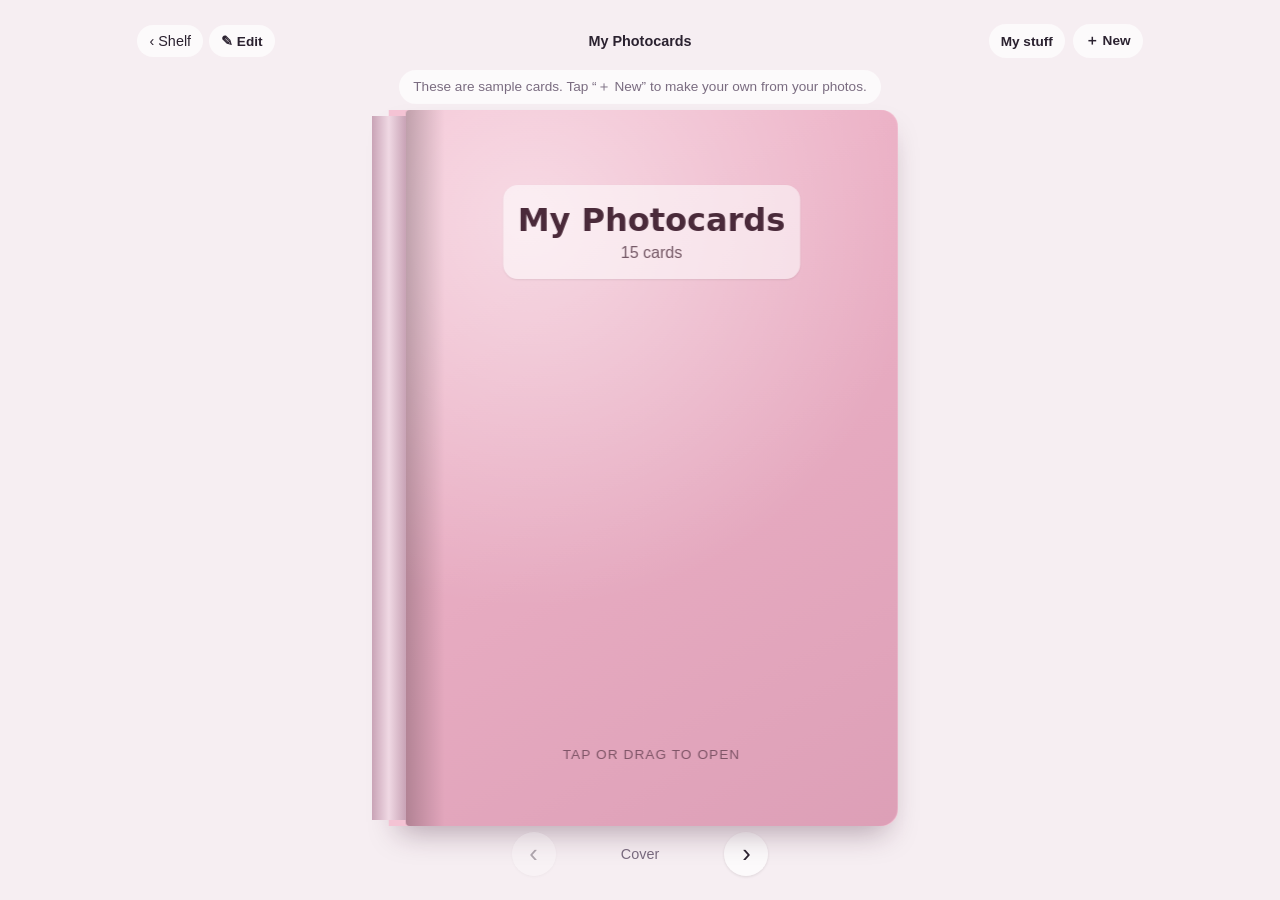
<file: index.html>
<!doctype html>
<html lang="en">
<head>
  <meta charset="utf-8">
  <meta name="viewport" content="width=device-width, initial-scale=1, viewport-fit=cover">
  <meta name="theme-color" content="#f6eef2">
  <meta name="mobile-web-app-capable" content="yes">
  <meta name="apple-mobile-web-app-capable" content="yes">
  <title>Pocket Fandom</title>
  <link rel="stylesheet" href="src/styles/base.css">
  <link rel="stylesheet" href="src/styles/binder.css">
  <link rel="stylesheet" href="src/styles/sleeve.css">
  <link rel="stylesheet" href="src/styles/workshop.css">
  <link rel="stylesheet" href="src/styles/viewer.css">
  <link rel="stylesheet" href="src/styles/merch.css">
  <link rel="stylesheet" href="src/styles/decor.css">
  <link rel="stylesheet" href="src/styles/journal.css">
  <link rel="stylesheet" href="src/styles/cardsleeve.css">
  <link rel="stylesheet" href="src/styles/shelf.css">
</head>
<body>
  <main id="app"></main>
  <script type="module" src="src/main.js"></script>
</body>
</html>
</file>
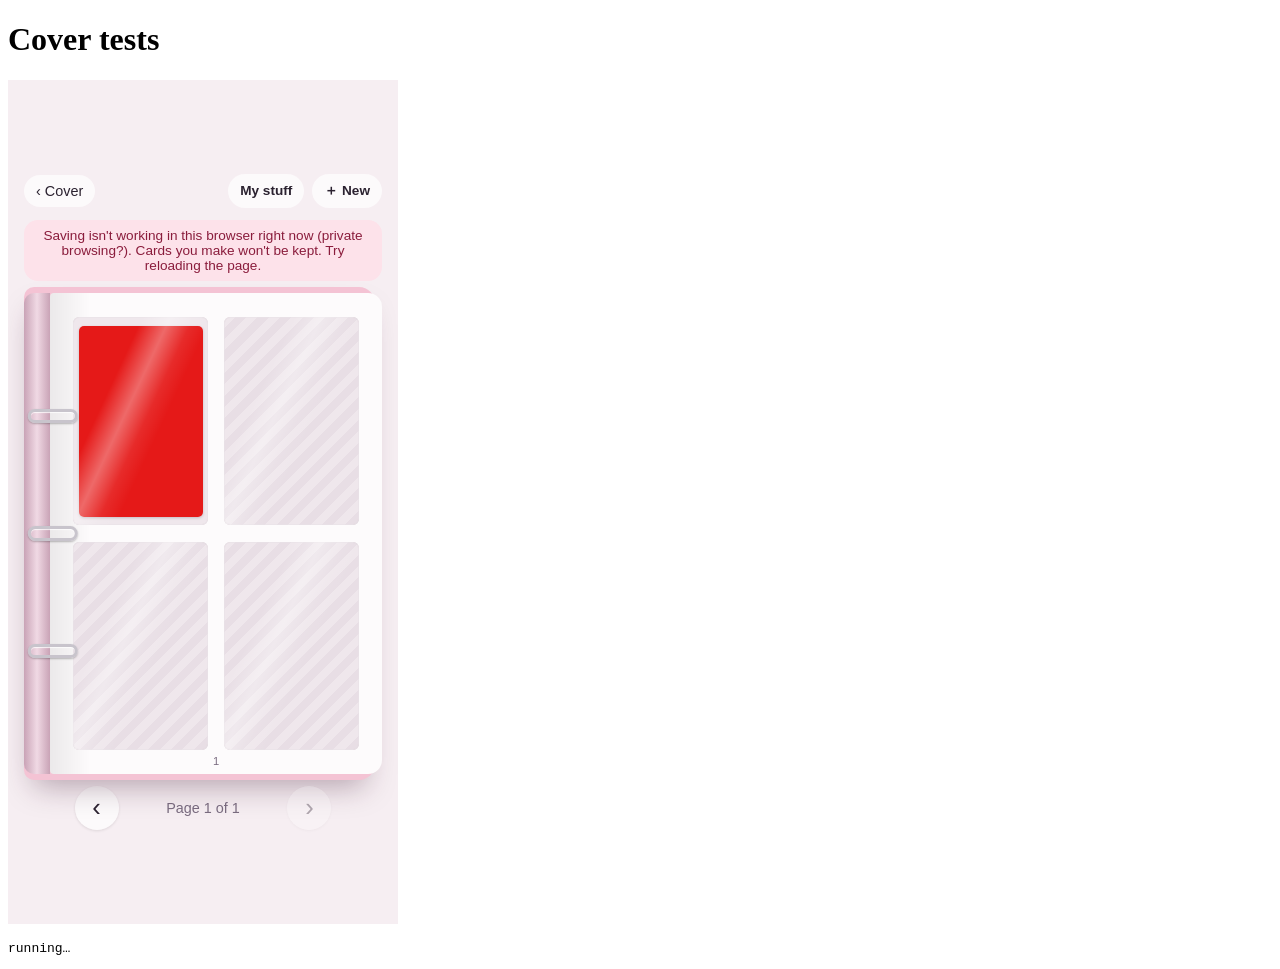
<file: tests/cover-test.html>
<!--
  Automated cover-design tests (M7): the cover editor, stickers and saving.
  Run:  python3 -m http.server 8765   (from the project folder)
  Open: http://localhost:8765/tests/cover-test.html  → every line should say PASS.
  Uses made-up test pictures, never real photos. Runs with ?memory (no saved data touched).
-->
<!doctype html><meta charset="utf-8"><body>
<h1>Cover tests</h1>
<iframe id="f" style="width:390px;height:844px;border:0"></iframe>
<pre id="out">running…</pre>
<script type="module">
import { coverOf, defaultCover } from '/src/binder/CoverDesign.js';
import { builtinUrl, BUILTIN_STICKERS } from '/src/decor/stickers.js';
import { furTexture } from '/src/binder/furTexture.js';
import { decorateCover } from '/src/binder/CoverDesign.js';

const out = document.getElementById('out');
const results = [];
const wait = (ms) => new Promise((r) => setTimeout(r, ms));
const check = (name, ok, extra = '') => results.push(`${ok ? 'PASS' : 'FAIL'} ${name}${ok ? '' : '  ← ' + extra}`);
let win, doc;

async function until(test, ms = 8000) {
  for (let t = 0; t < ms; t += 50) { if (test()) return true; await wait(50); }
  return false;
}

function testPicture(hue) {
  const c = document.createElement('canvas'); c.width = 900; c.height = 1300;
  const g = c.getContext('2d'); g.fillStyle = `hsl(${hue} 80% 50%)`; g.fillRect(0, 0, 900, 1300);
  return new Promise((r) => c.toBlob((b) => r(new File([b], 'p.png', { type: 'image/png' })), 'image/png'));
}

async function givePhoto(hue) {
  await until(() => doc.querySelector('input.photo-picker'));
  const input = doc.querySelector('input.photo-picker');
  const dt = new win.DataTransfer();
  dt.items.add(new win.File([await testPicture(hue)], 'p.png', { type: 'image/png' }));
  input.files = dt.files;
  input.dispatchEvent(new win.Event('change'));
}

const editor = () => doc.querySelector('dialog.cover-editor[open]');
const coverFace = () => doc.querySelector('.cover-face');
const set = (name, value) => doc.querySelector(`dialog.cover-editor input[name="${name}"][value="${value}"]`).click();

try {
  // ---------- Pure helpers ----------
  check('older binders (only a color) still get a full cover design', coverOf({ coverColor: '#123456' }).color === '#123456' && coverOf({}).material === 'pastel');
  check('covers saved with old material names still work', coverOf({ cover: { material: 'leather' } }).material === 'pu' && coverOf({ cover: { material: 'clear' } }).material === 'frosted');
  const fur = furTexture('#f7c6d9');
  check('furry covers get a strand-by-strand fur texture (made once per color)', fur.startsWith('url("data:image/png') && furTexture('#f7c6d9') === fur && furTexture('#c9b6ff') !== fur);
  const furryEl = decorateCover(document.createElement('div'), { name: 'x', cover: { material: 'furry', color: '#f7c6d9', stickers: [] } });
  check('…and the cover uses it', furryEl.classList.contains('cover-design--furry') && furryEl.style.getPropertyValue('--fur') === fur);
  check('every built-in sticker makes an image', Object.keys(BUILTIN_STICKERS).every((k) => builtinUrl(k).startsWith('data:image/svg+xml')));

  // ---------- Make a card so the window has something to show ----------
  await new Promise((r) => { f.onload = r; f.src = '/index.html?memory'; });
  win = f.contentWindow; doc = win.document;
  // Page turns run on a timer this test controls (headless browsers may never run them)
  win.requestAnimationFrame = (cb) => setTimeout(() => cb(win.performance.now()), 16);
  win.cancelAnimationFrame = (id) => clearTimeout(id);
  await until(() => doc.querySelector('.book'), 20000);
  check('closed binder shows ✎ Edit cover', !doc.querySelector('.toolbar__edit').hidden && doc.querySelector('.toolbar__back').hidden);
  doc.querySelector('[data-action="new"]').click(); doc.querySelector('[data-make="card"]').click();
  await givePhoto(0);
  await until(() => doc.querySelector('.crop__img')?.naturalWidth > 0);
  for (let i = 0; i < 3; i++) { doc.querySelector('dialog[open] .workshop__primary').click(); await wait(400); }
  await until(() => !doc.querySelector('dialog[open]'));
  check('open binder: "‹ Cover" instead of Edit cover', doc.querySelector('.toolbar__edit').hidden && !doc.querySelector('.toolbar__back').hidden);
  doc.querySelector('.toolbar__back').click();
  await until(() => !doc.querySelector('.toolbar__edit').hidden, 3000);

  // ---------- The editor ----------
  doc.querySelector('.toolbar__edit').click();
  await until(() => editor());
  const preview = () => doc.querySelector('.cover-editor__design');
  check('the editor opens with a live preview', !!preview() && preview().classList.contains('cover-design--pastel'));

  set('material', 'pu');
  check('choosing PU leather changes the preview', preview().classList.contains('cover-design--pu'));
  set('color', '#2b2230');
  check('a dark color switches to light text', preview().classList.contains('cover-design--dark'));
  set('font', 'classic');
  check('the font shows in the preview', /Georgia/.test(preview().querySelector('.cover-design__title').style.fontFamily));
  const name = doc.querySelector('dialog.cover-editor input[name="name"]');
  name.value = '<b>My</b> 앨범'; name.dispatchEvent(new win.Event('input'));
  check('the name is shown as plain text', preview().querySelector('.cover-design__title').textContent === '<b>My</b> 앨범' && !preview().querySelector('b'));

  // The title can be dragged, moved with arrow keys, and resized
  const label = () => preview().querySelector('.cover-design__label');
  const titleRect = label().getBoundingClientRect();
  const pv = doc.querySelector('.cover-editor__preview');
  const tp = (type, x, y) => (type === 'pointerdown' ? label() : pv).dispatchEvent(new win.PointerEvent(type, { bubbles: true, pointerId: 41, isPrimary: true, clientX: x, clientY: y }));
  const top0 = parseFloat(label().style.top);
  tp('pointerdown', titleRect.left + 10, titleRect.top + 10);
  tp('pointermove', titleRect.left + 10, titleRect.top + 70);
  tp('pointerup', titleRect.left + 10, titleRect.top + 70);
  const top1 = parseFloat(label().style.top);
  check('dragging the title moves it down', top1 > top0 + 10, `${top0}% → ${top1}%`);
  check('…without selecting or adding a sticker', doc.querySelector('.sticker-tools').hidden && !doc.querySelectorAll('.cover-editor__preview .sticker-layer .sticker').length);
  // Dragging far to the left stops with the whole title still on the cover
  const t2 = label().getBoundingClientRect();
  tp('pointerdown', t2.left + 10, t2.top + 10);
  tp('pointermove', t2.left - 400, t2.top + 10);
  tp('pointerup', t2.left - 400, t2.top + 10);
  check('the title can\'t be dragged off the cover', label().getBoundingClientRect().left >= pv.getBoundingClientRect().left - 1);
  tp('pointerdown', label().getBoundingClientRect().left + 10, label().getBoundingClientRect().top + 10);
  tp('pointermove', label().getBoundingClientRect().left + 140, label().getBoundingClientRect().top + 10);
  tp('pointerup', 0, 0);
  label().focus();
  label().dispatchEvent(new win.KeyboardEvent('keydown', { key: 'ArrowUp', bubbles: true }));
  check('↑ moves the title up a little', parseFloat(label().style.top) < top1);
  const size = doc.querySelector('dialog.cover-editor input[name="title-size"]');
  size.value = '1.5'; size.dispatchEvent(new win.Event('input'));
  check('the title size slider makes it bigger', label().style.getPropertyValue('--title-size') === '1.5');

  check('window: shapes are hidden until a card is chosen', doc.querySelector('.window-shapes').hidden);
  doc.querySelectorAll('.cover-editor__card')[1].click();
  set('shape', 'heart');
  const winEl = preview().querySelector('.cover-design__window');
  check('choosing a card puts it in a heart window', !!winEl && winEl.classList.contains('cover-design__window--heart') && !!winEl.querySelector('img')?.src);

  // Stickers: add, move, resize, turn, delete
  doc.querySelector('[data-sticker="heart"]').click();
  doc.querySelector('[data-sticker="star"]').click();
  const stickers = () => doc.querySelectorAll('.cover-editor__preview .sticker-layer .sticker');
  check('tapping stickers adds them', stickers().length === 2);
  const s0 = stickers()[0];
  const before = { left: parseFloat(s0.style.left), top: parseFloat(s0.style.top) };
  const r = s0.getBoundingClientRect();
  const layer = doc.querySelector('.cover-editor__preview .sticker-layer');
  const pe = (type, x, y) => (type === 'pointerdown' ? s0 : layer).dispatchEvent(new win.PointerEvent(type, { bubbles: true, pointerId: 8, isPrimary: true, clientX: x, clientY: y }));
  pe('pointerdown', r.left + r.width / 2, r.top + r.height / 2);
  pe('pointermove', r.left + r.width / 2 + 20, r.top + r.height / 2 + 10);
  pe('pointerup', r.left + r.width / 2 + 20, r.top + r.height / 2 + 10);
  const moved = doc.querySelectorAll('.cover-editor__preview .sticker-layer .sticker')[0];
  check('dragging a sticker moves it', parseFloat(moved.style.left) > before.left && parseFloat(moved.style.top) > before.top, `${before.left},${before.top} → ${moved.style.left},${moved.style.top}`);
  const widthBefore = parseFloat(moved.style.width);
  doc.querySelector('[data-tool="bigger"]').click();
  check('+ makes the selected sticker bigger', parseFloat(stickers()[0].style.width) > widthBefore);
  doc.querySelector('[data-tool="right"]').click();
  check('⟳ turns it', /rotate\(-?\d/.test(stickers()[0].style.transform));
  // Pinch with the second finger next to the sticker (not on it): still resizes it
  const sp = stickers()[0];
  const spr = sp.getBoundingClientRect();
  const lr = layer.getBoundingClientRect();
  const lp = (type, id, x, y, target = layer) => target.dispatchEvent(new win.PointerEvent(type, { bubbles: true, pointerId: id, isPrimary: id === 31, clientX: x, clientY: y }));
  const w0 = parseFloat(sp.style.width);
  lp('pointerdown', 31, spr.left + spr.width / 2, spr.top + spr.height / 2, sp);
  lp('pointerdown', 32, lr.left + 5, lr.top + 5, layer); // lands on empty cover
  lp('pointermove', 32, lr.left - 40, lr.top - 40);
  lp('pointerup', 32, lr.left - 40, lr.top - 40); lp('pointerup', 31, spr.left, spr.top);
  const w1 = parseFloat(stickers()[0].style.width);
  check('pinching with the second finger off the sticker still resizes it', w1 > w0 && !doc.querySelector('.sticker-tools').hidden, `${w0} → ${w1}`);

  doc.querySelector('[data-tool="delete"]').click();
  check('✕ removes it', stickers().length === 1);
  check('…and keyboard focus stays in the sticker area', doc.activeElement?.closest?.('.sticker-layer') != null || doc.activeElement?.classList.contains('sticker-layer'));

  // Your own image as a sticker
  doc.querySelector('.sticker-palette__upload').click();
  await givePhoto(120);
  await until(() => stickers().length === 2);
  check('your own image becomes a sticker', stickers().length === 2 && stickers()[1].querySelector('img').src.startsWith('blob:'));

  // ---------- Save ----------
  doc.querySelector('dialog.cover-editor .workshop__primary').click();
  await until(() => !editor());
  await wait(300);
  const face = coverFace();
  check('saved: the cover is PU leather and dark', face.classList.contains('cover-design--pu') && face.classList.contains('cover-design--dark'));
  check('saved: the new name (as plain text)', face.querySelector('.cover-design__title').textContent === '<b>My</b> 앨범' && !face.querySelector('b'));
  check('saved: the card window and 2 stickers', !!face.querySelector('.cover-design__window--heart img') && face.querySelectorAll('.sticker').length === 2);
  check('saved: the title stays where it was dragged', parseFloat(face.querySelector('.cover-design__label').style.top) > top0 + 5);
  check('saved: …and its size', face.querySelector('.cover-design__label').style.getPropertyValue('--title-size') === '1.5');
  check('saved: the toolbar shows the new name', doc.querySelector('.toolbar__title').textContent === '<b>My</b> 앨범');

  // ---------- Cancel keeps the old design ----------
  doc.querySelector('.toolbar__edit').click();
  await until(() => editor());
  check('reopening shows the saved settings', doc.querySelector('dialog.cover-editor input[name="material"]:checked')?.value === 'pu'
    && doc.querySelector('dialog.cover-editor input[name="name"]').value === '<b>My</b> 앨범');
  set('material', 'glitter');
  doc.querySelector('[data-sticker="crown"]').click();
  doc.querySelector('dialog.cover-editor .cover-editor__cancel').click();
  await until(() => !editor());
  check('Cancel keeps the saved cover', coverFace().classList.contains('cover-design--pu') && coverFace().querySelectorAll('.sticker').length === 2);

  // Deleting the card that's in the window empties the window
  win.confirm = () => true;
  doc.querySelector('[data-action="list"]').click(); await wait(100);
  doc.querySelector('.my-cards__tab[data-tab="cards"]').click();
  doc.querySelector('.my-cards__item [data-action="delete"]').click();
  await until(() => !doc.querySelector('.my-cards__item [data-action="delete"]'));
  doc.querySelector('.my-cards__close').click(); await wait(300);
  check('deleting the window card empties the cover window', !coverFace().querySelector('.cover-design__window'));
  doc.querySelector('.toolbar__edit').click();
  await until(() => editor());
  check('…and the editor shows None', doc.querySelector('.cover-editor__card--none').getAttribute('aria-checked') === 'true' && doc.querySelector('.window-shapes').hidden);
  doc.querySelector('dialog.cover-editor .cover-editor__cancel').click();
  await until(() => !editor());

  // The cover still opens like a page
  coverFace().click();
  await until(() => doc.querySelector('.page-nav__label').textContent.startsWith('Page'), 3000);
  check('the decorated cover still opens the binder', doc.querySelector('.page-nav__label').textContent.startsWith('Page 1 of'));
} catch (e) {
  results.push('ERROR ' + e.stack);
}
out.textContent = results.join('\n');
out.dataset.done = 1;
</script>
</file>
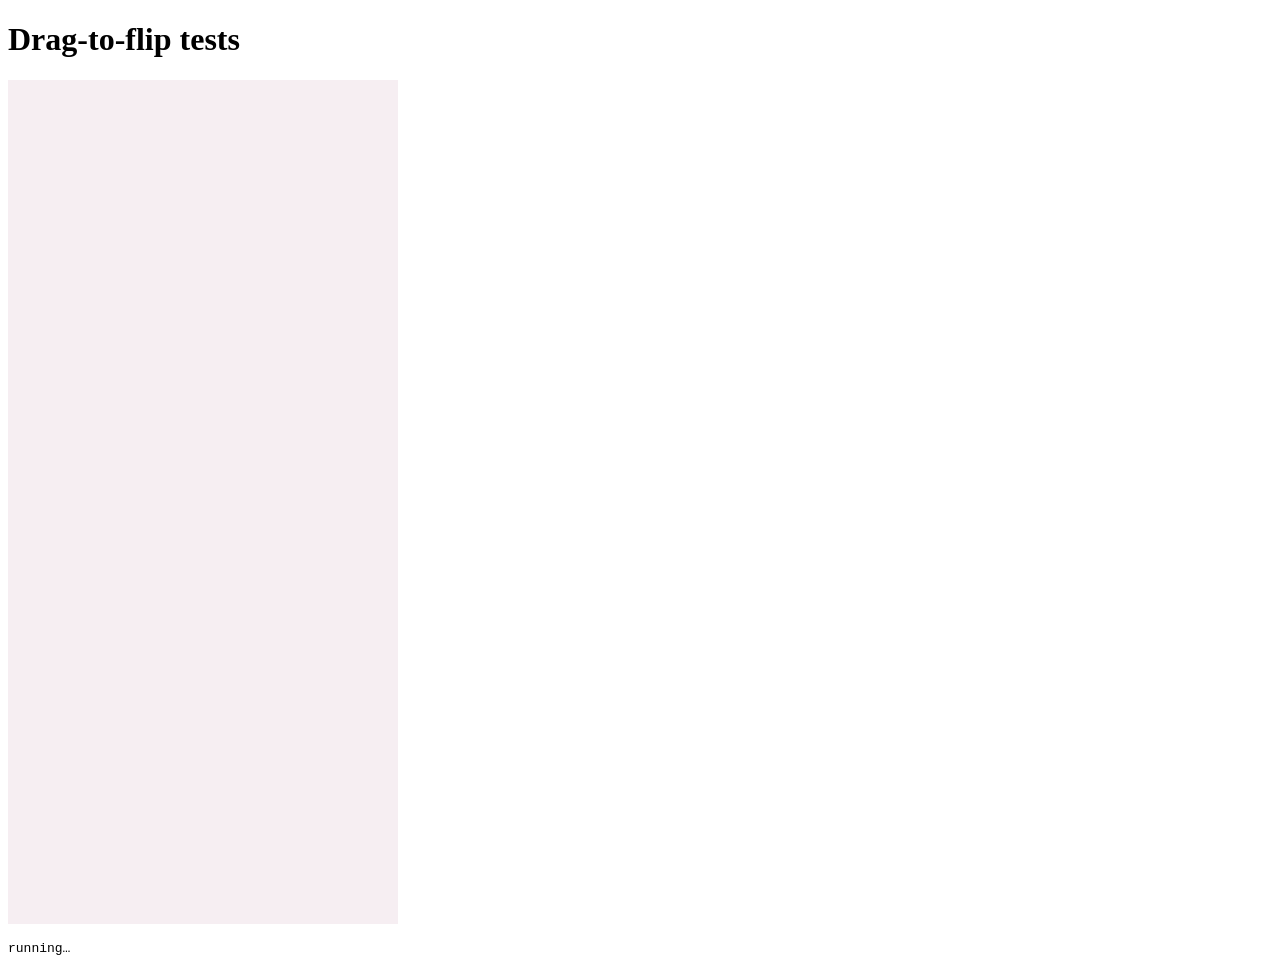
<file: tests/drag-test.html>
<!--
  Automated drag-to-flip tests (M3).
  Run:  python3 -m http.server 8765   (from the project folder)
  Open: http://localhost:8765/tests/drag-test.html  → every line should say PASS.
  Fake finger drags are sent to the binder; the animation clock is faked so
  flips finish instantly and predictably.
-->
<!doctype html><meta charset="utf-8"><body>
<h1>Drag-to-flip tests</h1>
<iframe id="f" style="width:390px;height:844px;border:0"></iframe>
<pre id="out">running…</pre>
<script>
const out = document.getElementById('out');
const wait = (ms) => new Promise(r => setTimeout(r, ms));
const results = [];
let win, doc, book;

function load(w, h, q) {
  f.style.width = w + 'px'; f.style.height = h + 'px';
  return new Promise(r => { f.onload = r; f.src = '/index.html?' + q; }).then(async () => {
    await wait(100);
    win = f.contentWindow; doc = win.document;
    let now = 0;
    win.performance.now = () => now;
    win.requestAnimationFrame = (cb) => setTimeout(() => { now += 50; cb(now); }, 1);
    win.cancelAnimationFrame = () => {};
    book = doc.querySelector('.book');
  });
}

function pointer(type, x, y) {
  const target = type === 'pointerdown' ? doc.elementFromPoint(x, y) : book;
  target.dispatchEvent(new win.PointerEvent(type, {
    bubbles: true, cancelable: true, pointerId: 7, isPrimary: true,
    pointerType: 'touch', button: 0, clientX: x, clientY: y,
  }));
}

// Drag from (x, y) by dx/dy in `steps` moves, `gap` ms apart. Optionally stop before releasing.
async function drag(x, y, dx, dy, { steps = 8, gap = 30, release = true } = {}) {
  pointer('pointerdown', x, y);
  for (let i = 1; i <= steps; i++) {
    await wait(gap);
    pointer('pointermove', x + (dx * i) / steps, y + (dy * i) / steps);
  }
  if (release) {
    await wait(gap * 5); // hold still, so it isn't a flick
    pointer('pointerup', x + dx, y + dy);
    await wait(600);
  }
}

async function flick(x, y, dx) {
  pointer('pointerdown', x, y);
  for (let i = 1; i <= 4; i++) { await wait(4); pointer('pointermove', x + (dx * i) / 4, y); }
  pointer('pointerup', x + dx, y);
  await wait(600);
}

const label = () => doc.querySelector('.page-nav__label').textContent;
const rect = () => book.getBoundingClientRect();
function angleOf(leafIndex) {
  const m = doc.querySelectorAll('.leaf')[leafIndex].style.transform.match(/-?[\d.]+/);
  return m ? Number(m[0]) : NaN;
}
function check(name, ok, extra = '') {
  results.push(`${ok ? 'PASS' : 'FAIL'} ${name}${ok ? '' : '  ← ' + extra}`);
}

(async () => {
  try {
    // ---------- Phone ----------
    await load(390, 844, 'open');
    let r = rect(), cx = r.left + r.width * 0.75, cy = r.top + r.height / 2, w = r.width;

    await drag(cx, cy, -w * 0.5, 0, { release: false });
    check('phone: page follows the finger mid-drag', angleOf(1) < -60 && angleOf(1) > -120, 'angle ' + angleOf(1));
    check('phone: page counter waits until release', label() === 'Page 1 of 4', label());
    await wait(150); pointer('pointerup', cx - w * 0.5, cy); await wait(600);

    await load(390, 844, 'open');
    await drag(cx, cy, -w * 0.7, 0);
    check('phone: drag left past halfway → next page', label() === 'Page 2 of 4', label());

    await load(390, 844, 'open');
    await drag(cx, cy, -w * 0.3, 0);
    check('phone: short drag springs back', label() === 'Page 1 of 4' && angleOf(1) === 0, label() + ' angle ' + angleOf(1));

    await load(390, 844, 'open');
    await flick(cx, cy, -w * 0.2);
    check('phone: quick flick → next page', label() === 'Page 2 of 4', label());

    await load(390, 844, 'page=2');
    await drag(r.left + w * 0.3, cy, w * 0.7, 0);
    check('phone: drag right → previous page', label() === 'Page 1 of 4', label());

    await load(390, 844, 'open');
    await drag(r.left + w * 0.3, cy, w * 0.7, 0);
    check('phone: drag right on page 1 closes the cover', label() === 'Cover', label());

    await drag(r.left + w * 0.3, cy, w * 0.7, 0);
    check('phone: drag right on the cover does nothing', label() === 'Cover' && angleOf(0) === 0, label());

    await load(390, 844, '');
    await drag(cx, cy, -w * 0.7, 0);
    check('phone: drag the cover open', label() === 'Page 1 of 4', label());

    await load(390, 844, 'open');
    await drag(cx, cy, -10, -200);
    check('phone: up/down drag does not turn', label() === 'Page 1 of 4' && angleOf(1) === 0, label());

    await load(390, 844, 'open');
    let clicks = 0;
    book.addEventListener('click', () => clicks++);
    pointer('pointerdown', cx, cy); pointer('pointerup', cx, cy);
    doc.elementFromPoint(cx, cy).click();
    check('phone: a tap is still a tap', clicks === 1 && label() === 'Page 1 of 4', 'clicks ' + clicks);

    clicks = 0;
    await drag(cx, cy, -w * 0.3, 0, { release: false });
    await wait(150); pointer('pointerup', cx - w * 0.3, cy);
    doc.elementFromPoint(cx, cy).click(); // the click a browser fires after a drag
    await wait(600);
    check('phone: click after a drag is swallowed', clicks === 0, 'clicks ' + clicks);

    await load(390, 844, 'open');
    await drag(cx, cy, -w * 0.7, 0);
    doc.querySelector('[data-dir=next]').click(); await wait(600);
    check('phone: arrows still work after dragging', label() === 'Page 3 of 4', label());

    await load(390, 844, 'open');
    pointer('pointerdown', cx, cy);
    for (let i = 1; i <= 4; i++) { await wait(4); pointer('pointermove', cx - (w * 0.3 * i) / 4, cy); }
    await wait(400); // fast, then hold still before letting go
    pointer('pointerup', cx - w * 0.3, cy); await wait(600);
    check('phone: fast drag, then hold still → springs back (not a flick)', label() === 'Page 1 of 4', label());

    await load(390, 844, 'open');
    pointer('pointerdown', cx, cy); // release never arrives (e.g. let go outside the window)
    await drag(cx, cy, -w * 0.7, 0);
    check('phone: a lost release doesn\'t block the next drag', label() === 'Page 2 of 4', label());

    clicks = 0;
    book.addEventListener('click', () => clicks++);
    await drag(cx, cy, -w * 0.3, 0);
    await wait(700);
    doc.elementFromPoint(cx, cy).click(); // a real tap, well after the drag
    check('phone: a later tap is not swallowed', clicks === 1, 'clicks ' + clicks);

    // ---------- Computer ----------
    await load(1280, 800, 'open');
    r = rect(); cy = r.top + r.height / 2;
    const page = r.width / 2;
    await drag(r.left + r.width * 0.85, cy, -page, 0);
    check('computer: drag right page leftwards → next spread', label() === 'Pages 2–3 of 4', label());

    await drag(r.left + r.width * 0.15, cy, page, 0);
    check('computer: drag left page rightwards → previous spread', label() === 'Page 1 of 4', label());

    await drag(r.left + r.width * 0.15, cy, page, 0);
    check('computer: dragging the inside cover rightwards closes the binder', label() === 'Cover', label());

    await load(1280, 800, '');
    r = rect(); cy = r.top + r.height / 2;
    await drag(r.left + r.width * 0.85, cy, -page, 0);
    check('computer: drag the cover open', label() === 'Page 1 of 4', label());

    await load(1280, 800, 'open');
    r = rect(); cy = r.top + r.height / 2;
    clicks = 0;
    book.addEventListener('click', () => clicks++);
    const rx = r.left + r.width * 0.85;
    await drag(rx, cy, 40, 0); // right page dragged the wrong way
    doc.elementFromPoint(rx + 40, cy).click();
    check('computer: dragging the right page rightwards is not a turn (click kept)',
      label() === 'Page 1 of 4' && clicks === 1, label() + ' clicks ' + clicks);
  } catch (e) {
    results.push('ERROR ' + e.stack);
  }
  out.textContent = results.join('\n');
  out.dataset.done = 1;
})();
</script>
</file>
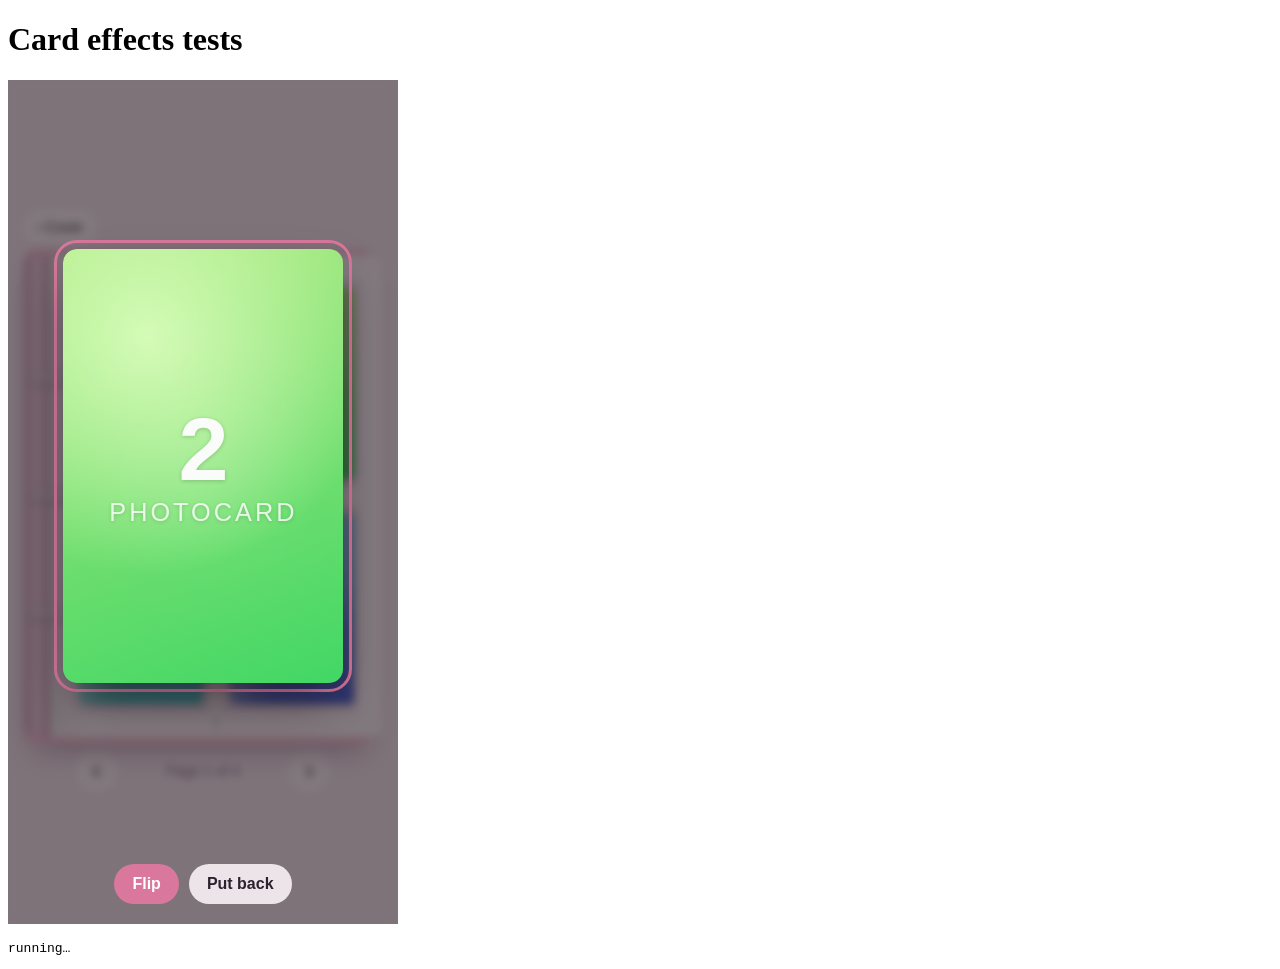
<file: tests/effects-test.html>
<!--
  Automated card-effects tests (M5): picking up, flipping and tilting cards,
  signatures and finishes.
  Run:  python3 -m http.server 8765   (from the project folder)
  Open: http://localhost:8765/tests/effects-test.html  → every line should say PASS.
  Uses made-up test pictures (colored shapes), never real photos.
  Note: this deletes the app's saved cards on this browser (localhost only).
-->
<!doctype html><meta charset="utf-8"><body>
<h1>Card effects tests</h1>
<iframe id="f" style="width:390px;height:844px;border:0"></iframe>
<pre id="out">running…</pre>
<script type="module">
const out = document.getElementById('out');
const results = [];
const wait = (ms) => new Promise((r) => setTimeout(r, ms));
const check = (name, ok, extra = '') => results.push(`${ok ? 'PASS' : 'FAIL'} ${name}${ok ? '' : '  ← ' + extra}`);
let win, doc;

async function until(test, ms = 8000) {
  for (let t = 0; t < ms; t += 50) { if (test()) return true; await wait(50); }
  return false;
}

async function load(q) {
  await new Promise((r) => { f.onload = r; f.src = '/index.html?memory&' + q; });
  win = f.contentWindow; doc = win.document;
  await until(() => doc.querySelector('.book'), 20000);
  // Animations run on a fake clock so tilting is instant and predictable
  let now = 0;
  win.performance.now = () => now;
  win.requestAnimationFrame = (cb) => setTimeout(() => { now += 50; cb(now); }, 1);
  win.cancelAnimationFrame = () => {};
}

const viewer = () => doc.querySelector('dialog.viewer[open]');
const viewerCard = () => doc.querySelector('.viewer__card');
const visibleCards = () => doc.querySelectorAll('.leaf:not([hidden]) .leaf__face:not([inert]) .card[data-card-id]');
const angleY = () => Number(viewerCard().style.transform.match(/rotateY\((-?[\d.]+)deg\)/)?.[1]);
const angleX = () => Number(viewerCard().style.transform.match(/rotateX\((-?[\d.]+)deg\)/)?.[1]);

function testPicture(hue) {
  const c = document.createElement('canvas'); c.width = 900; c.height = 1300;
  const g = c.getContext('2d'); g.fillStyle = `hsl(${hue} 70% 60%)`; g.fillRect(0, 0, 900, 1300);
  return new Promise((r) => c.toBlob((b) => r(new File([b], 'p.png', { type: 'image/png' })), 'image/png'));
}

try {
  // ---------- Picking up a card (sample binder) ----------
  await load('demo&open');
  const label = () => doc.querySelector('.page-nav__label').textContent;
  check('cards in the binder can be picked up (buttons)', visibleCards().length === 4 && visibleCards()[0].getAttribute('role') === 'button');

  visibleCards()[1].click(); await wait(300);
  check('tapping a card lifts it out', !!viewer() && doc.activeElement === viewerCard());
  check('it shows the front first', angleY() === 0 && viewerCard().getAttribute('aria-pressed') === 'false', viewerCard().style.transform);
  check('no "turn on tilt" button on a computer', doc.querySelector('.viewer__motion').hidden);

  doc.querySelector('.viewer__flip').click(); await wait(100);
  check('Flip shows the back', angleY() === 180 && viewerCard().getAttribute('aria-pressed') === 'true', viewerCard().style.transform);

  const r = viewerCard().getBoundingClientRect();
  const pe = (type, x) => viewerCard().dispatchEvent(new win.PointerEvent(type, { bubbles: true, pointerId: 5, isPrimary: true, clientX: x, clientY: r.top + r.height / 2 }));
  pe('pointerdown', r.left + r.width / 2); pe('pointerup', r.left + r.width / 2); await wait(100);
  check('tapping the card flips it back', angleY() === 360 && viewerCard().getAttribute('aria-pressed') === 'false', viewerCard().style.transform);

  pe('pointerdown', r.left + 40); pe('pointermove', r.left + 80); pe('pointermove', r.left + 120);
  const mid = angleY();
  check('dragging sideways turns the card with the finger', mid > 360 && mid < 540, mid);
  pe('pointermove', r.left + 400); pe('pointerup', r.left + 400); await wait(100);
  check('letting go settles on the nearest side', angleY() % 180 === 0, angleY());

  const beforeEnter = angleY();
  viewerCard().dispatchEvent(new win.KeyboardEvent('keydown', { key: 'Enter', bubbles: true }));
  await wait(100);
  check('Enter flips the card too', angleY() === beforeEnter + 180, `${beforeEnter} → ${angleY()}`);

  // On a phone: the shine follows turning the phone, then settles back to the middle
  const motion = (x, y, z) => win.dispatchEvent(new win.DeviceMotionEvent('devicemotion', { accelerationIncludingGravity: { x, y, z }, acceleration: { x: 0, y: 0, z: 0 } }));
  // (this test browser isn't an iPhone, so readings use the standard sign: flat = +z)
  for (let i = 0; i < 5; i++) { motion(0, 0, 9.81); await wait(16); }
  await wait(800);
  const mxFlat = parseFloat(viewerCard().style.getPropertyValue('--mx'));
  for (let i = 0; i < 6; i++) { motion(-2, 0, 9.6); await wait(16); } // right side tipped down
  await wait(300);
  const mxTurned = parseFloat(viewerCard().style.getPropertyValue('--mx'));
  for (let i = 0; i < 250; i++) { motion(-2, 0, 9.6); await wait(16); } // …and held there for 4 s
  await wait(1500);
  const mxRested = parseFloat(viewerCard().style.getPropertyValue('--mx'));
  check('phone turned → the shine moves; held still → it settles back to the middle',
    mxTurned > mxFlat + 10 && Math.abs(mxRested - 50) < 8, `${mxFlat} → ${mxTurned} → ${mxRested}`);

  // Tilt with the mouse (computers)
  doc.querySelector('.viewer__stage').dispatchEvent(new win.PointerEvent('pointermove', { bubbles: true, pointerType: 'mouse', clientX: r.right - 5, clientY: r.top + 5 }));
  await wait(1500);
  const mx = parseFloat(viewerCard().style.getPropertyValue('--mx'));
  check('moving the mouse tilts the card and moves the shine', Math.abs(angleX()) > 5 && mx > 80, `rotateX ${angleX()} / --mx ${mx}`);

  // Arrow keys don't turn the binder behind the card
  const before = label();
  doc.dispatchEvent(new win.KeyboardEvent('keydown', { key: 'ArrowRight' })); await wait(300);
  check('arrow keys don\'t turn pages while a card is out', label() === before, `${before} → ${label()}`);

  doc.querySelector('.viewer__close').click();
  await until(() => !viewer(), 3000); await wait(200);
  check('"Put back" closes it and focus returns to the card', !viewer() && doc.activeElement?.dataset.cardId === visibleCards()[1].dataset.cardId, doc.activeElement?.className);

  // Keyboard: focus a card, press Enter, Esc to put back
  visibleCards()[0].focus();
  visibleCards()[0].dispatchEvent(new win.KeyboardEvent('keydown', { key: 'Enter', bubbles: true }));
  await wait(300);
  check('Enter on a card in the binder picks it up', !!viewer());
  viewer().dispatchEvent(new win.Event('cancel', { cancelable: true }));
  await until(() => !viewer(), 3000);
  check('Esc puts it back', !viewer());

  // A drag that turns the page must not also pick up a card
  const book = doc.querySelector('.book').getBoundingClientRect();
  const y = book.top + book.height * 0.3, x = book.left + book.width * 0.75;
  const bp = (type, px) => (type === 'pointerdown' ? doc.elementFromPoint(px, y) : doc.querySelector('.book'))
    .dispatchEvent(new win.PointerEvent(type, { bubbles: true, cancelable: true, pointerId: 6, isPrimary: true, pointerType: 'touch', clientX: px, clientY: y }));
  bp('pointerdown', x);
  for (let i = 1; i <= 8; i++) { await wait(30); bp('pointermove', x - i * 30); }
  await wait(150); bp('pointerup', x - 240);
  doc.elementFromPoint(x, y)?.click(); // the click a browser fires after a drag
  await wait(800);
  check('dragging a page over a card doesn\'t pick the card up', !viewer() && label() === 'Page 2 of 4', label());

  // ---------- Signature & finish in the workshop ----------
  f.src = 'about:blank'; await wait(100);
  await new Promise((res) => { const q = indexedDB.deleteDatabase('pocket-fandom'); q.onsuccess = q.onerror = q.onblocked = res; setTimeout(res, 1500); });
  await load('');
  doc.querySelector('[data-action="new"]').click(); doc.querySelector('[data-make="card"]').click();
  const input = doc.querySelector('input[type=file]');
  const dt = new win.DataTransfer();
  const pic = await testPicture(280);
  dt.items.add(new win.File([pic], 'p.png', { type: 'image/png' }));
  input.files = dt.files; input.dispatchEvent(new win.Event('change'));
  await until(() => doc.querySelector('.crop__img')?.naturalWidth > 0);
  const title = () => doc.querySelector('.workshop__title').textContent;
  doc.querySelector('.workshop__primary').click(); await wait(200);
  check('after cropping comes the signature step', title() === 'Sign it (optional)', title());

  const pad = doc.querySelector('.sign__pad');
  const pr = pad.getBoundingClientRect();
  const sp = (type, fx, fy) => pad.dispatchEvent(new win.PointerEvent(type, { bubbles: true, pointerId: 7, isPrimary: true, clientX: pr.left + fx * pr.width, clientY: pr.top + fy * pr.height }));
  doc.querySelector('input[name="pen"][value="#ffffff"]').click();
  sp('pointerdown', 0.2, 0.7); for (let i = 1; i <= 10; i++) sp('pointermove', 0.2 + i * 0.05, 0.7 - (i % 2) * 0.05); sp('pointerup', 0.7, 0.7);
  const ink = pad.getContext('2d').getImageData(0, 0, pad.width, pad.height).data.some((v, i) => i % 4 === 3 && v > 0);
  check('drawing leaves ink on the card', ink);

  doc.querySelector('.workshop__primary').click(); await wait(300);
  check('then the card back & finish step', title() === 'Card back & finish', title());
  check('the preview shows the signature', !doc.querySelector('.back-preview__sig').hidden);
  doc.querySelector('input[name="finish"][value="holo"]').click();
  check('choosing Holo previews the holo finish', doc.querySelector('.back-preview__front').dataset.finish === 'holo');
  doc.querySelector('.workshop__primary').click();
  await until(() => !doc.querySelector('dialog.workshop[open]'));
  doc.querySelector('.cover-face').click(); await wait(1000);
  const saved = visibleCards()[0];
  check('the saved card is holo and signed in the binder',
    saved?.classList.contains('card--holo') && !!saved.querySelector('.card__signature') && /signed/.test(saved.getAttribute('aria-label')),
    saved?.className);

  saved.click(); await wait(300);
  check('a picked-up holo card has the rainbow layer', doc.querySelector('.viewer').classList.contains('viewer--holo')
    && getComputedStyle(doc.querySelector('.viewer__holo')).display === 'block');
  doc.querySelector('.viewer__close').click(); await until(() => !viewer(), 3000);

  // Edit: the signature is kept unless cleared
  doc.querySelector('[data-action="list"]').click(); await wait(100);
  doc.querySelector('.my-cards__item [data-action="edit"]').click();
  await until(() => doc.querySelector('.crop__img')?.naturalWidth > 0);
  doc.querySelector('.workshop__primary').click(); await wait(400);
  const kept = doc.querySelector('.sign__pad').getContext('2d').getImageData(0, 0, 600, 928).data.some((v, i) => i % 4 === 3 && v > 0);
  check('editing shows the existing signature', kept);
  doc.querySelector('.sign__clear').click();
  doc.querySelector('.workshop__primary').click(); await wait(300);
  check('after Clear the preview has no signature', doc.querySelector('.back-preview__sig').hidden);
  doc.querySelector('input[name="finish"][value="matte"]').click();
  doc.querySelector('.workshop__primary').click();
  await until(() => !doc.querySelector('dialog.workshop[open]')); await wait(300);
  const edited = visibleCards()[0];
  check('saved: no signature, matte finish', edited && !edited.querySelector('.card__signature') && edited.classList.contains('card--matte'), edited?.className);

  // ---------- A batch where you don't move the crop keeps each photo ----------
  doc.querySelector('[data-action="new"]').click(); doc.querySelector('[data-make="card"]').click();
  const input3 = doc.querySelector('input[type=file]');
  const dt3 = new win.DataTransfer();
  for (const hue of [0, 120]) dt3.items.add(new win.File([await testPicture(hue)], 'p.png', { type: 'image/png' }));
  input3.files = dt3.files; input3.dispatchEvent(new win.Event('change'));
  for (let i = 0; i < 2; i++) {
    await until(() => doc.querySelector('.crop__img')?.naturalWidth > 0 && title().startsWith('New card'));
    await wait(100);
    doc.querySelector('.workshop__primary').click(); await wait(300); // crop untouched → sign
    doc.querySelector('.workshop__primary').click(); await wait(600); // skip signing → back
    doc.querySelector('.workshop__primary').click(); // save
    await until(() => !doc.querySelector('dialog.workshop[open]') || title() === 'New card (2 of 2)');
  }
  await until(() => !doc.querySelector('dialog.workshop[open]')); await wait(300);
  // Read the middle pixel of each saved card's photo
  const hueOf = (img) => {
    const c = document.createElement('canvas'); c.width = img.naturalWidth; c.height = img.naturalHeight;
    const g = c.getContext('2d'); g.drawImage(img, 0, 0);
    const [r, gr, b] = g.getImageData(c.width / 2, c.height / 2, 1, 1).data;
    return r > gr ? 'red' : 'green';
  };
  const photos = [...doc.querySelectorAll('.card__photo')];
  await until(() => photos.every((p) => p.complete && p.naturalWidth));
  const hues = photos.slice(-2).map(hueOf);
  check('2 cards in a row with untouched crops each keep their own photo', hues.join() === 'red,green', hues.join());
} catch (e) {
  results.push('ERROR ' + e.stack);
}
out.textContent = results.join('\n');
out.dataset.done = 1;
</script>
</file>
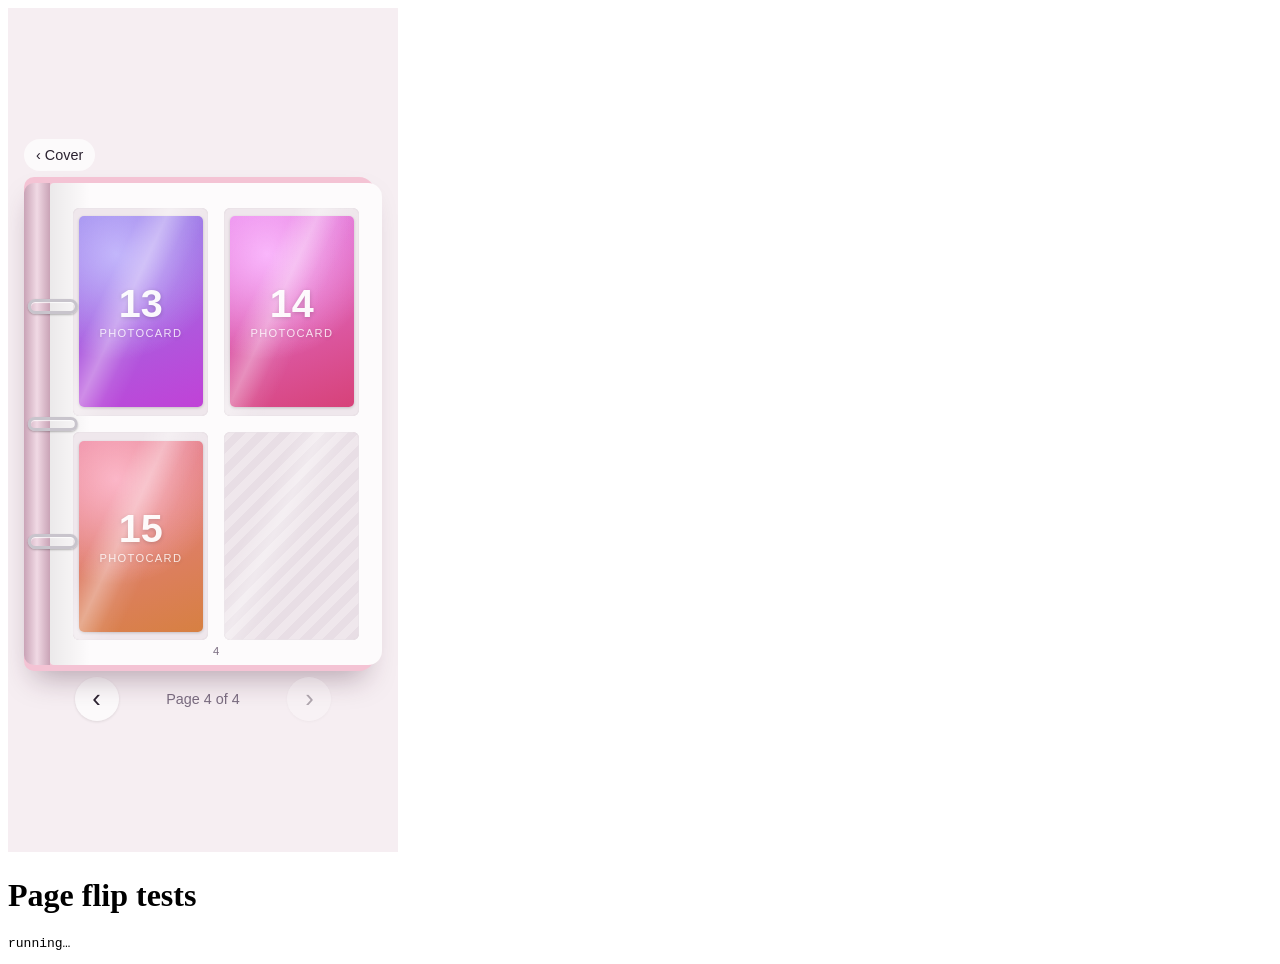
<file: tests/flip-test.html>
<!--
  Automated page-flip tests (M2).
  Run:  python3 -m http.server 8765   (from the project folder)
  Open: http://localhost:8765/tests/flip-test.html  → every line should say PASS.
  The page fakes the animation clock so flips finish instantly and predictably.
-->
<!doctype html><meta charset="utf-8"><body><iframe id="f" style="width:390px;height:844px;border:0"></iframe><h1>Page flip tests</h1><pre id="out">running…</pre>
<script>
const out = document.getElementById('out');
const wait = (ms) => new Promise(r => setTimeout(r, ms));
function load(w, h, q) {
  f.style.width = w + 'px'; f.style.height = h + 'px';
  return new Promise(r => { f.onload = r; f.src = '/index.html?demo&' + q; });
}
function fakeClock(win) {
  let now = 0;
  win.performance.now = () => now;
  win.requestAnimationFrame = (cb) => setTimeout(() => { now += 50; cb(now); }, 1);
  win.cancelAnimationFrame = () => {};
}
function state(doc) {
  const leaves = [...doc.querySelectorAll('.leaf')];
  return {
    label: doc.querySelector('.page-nav__label').textContent,
    turned: leaves.map(l => l.style.transform.includes('-180') ? 1 : 0).join(''),
    hidden: leaves.map(l => l.style.visibility === 'hidden' ? 1 : 0).join(''),
    filled: leaves.map(l => l.querySelector('.page') ? 1 : 0).join(''),
    prevDisabled: doc.querySelector('[data-dir=prev]').disabled,
    nextDisabled: doc.querySelector('[data-dir=next]').disabled,
  };
}
const results = [];
function check(name, got, want) {
  const ok = Object.keys(want).every(k => got[k] === want[k]);
  results.push(`${ok ? 'PASS' : 'FAIL'} ${name}` + (ok ? '' : `\n   got  ${JSON.stringify(got)}\n   want ${JSON.stringify(want)}`));
}
(async () => {
  try {
    // Phone: rapid taps
    await load(390, 844, 'open'); await wait(100);
    let win = f.contentWindow, doc = win.document; fakeClock(win);
    check('phone start (?open)', state(doc), { label: 'Page 1 of 4', turned: '10000', prevDisabled: false, nextDisabled: false });
    const next = () => doc.querySelector('[data-dir=next]').click();
    const prev = () => doc.querySelector('[data-dir=prev]').click();
    for (let i = 0; i < 5; i++) next();      // only 3 turns possible
    prev(); prev(); next();                   // → page 3
    await wait(800);
    check('phone rapid taps', state(doc), { label: 'Page 3 of 4', turned: '11100', hidden: '11100', prevDisabled: false, nextDisabled: false });
    // Keyboard
    doc.dispatchEvent(new win.KeyboardEvent('keydown', { key: 'ArrowRight' }));
    await wait(800);
    check('phone keyboard → last page', state(doc), { label: 'Page 4 of 4', turned: '11110', nextDisabled: true });
    for (let i = 0; i < 10; i++) doc.dispatchEvent(new win.KeyboardEvent('keydown', { key: 'ArrowLeft' }));
    await wait(800);
    check('phone 10× back → cover', state(doc), { label: 'Cover', turned: '00000', hidden: '00000', prevDisabled: true });

    // Computer
    await load(1280, 800, 'open'); await wait(100);
    win = f.contentWindow; doc = win.document; fakeClock(win);
    const n2 = () => doc.querySelector('[data-dir=next]').click();
    for (let i = 0; i < 10; i++) n2();
    await wait(800);
    check('desktop 10× next → end', state(doc), { label: 'Page 4 of 4', turned: '111', hidden: '000', nextDisabled: true, prevDisabled: false });
    doc.querySelector('[data-dir=prev]').click();
    await wait(800);
    check('desktop back one', state(doc), { label: 'Pages 2–3 of 4', turned: '110' });

    // Only the 2 visible faces are readable by VoiceOver
    const readable = [...doc.querySelectorAll('.leaf__face')].filter(f => !f.inert && !f.closest('[hidden]'));
    results.push((readable.length === 2 ? 'PASS' : 'FAIL') + ' desktop: only 2 faces readable (got ' + readable.length + ')');

    // Focus moves off a disabled arrow
    await load(1280, 800, 'page=2'); await wait(100);
    win = f.contentWindow; doc = win.document; fakeClock(win);
    const nb = doc.querySelector('[data-dir=next]'); nb.focus(); nb.click(); await wait(800);
    results.push((doc.activeElement === doc.querySelector('[data-dir=prev]') ? 'PASS' : 'FAIL') + ' focus moves to ‹ when › is disabled');

    // Cmd+→ is ignored
    doc.dispatchEvent(new win.KeyboardEvent('keydown', { key: 'ArrowLeft', metaKey: true })); await wait(800);
    check('Cmd+← ignored', state(doc), { label: 'Page 4 of 4' });

    // ?page=2.5 is rounded
    await load(390, 844, 'page=2.5'); await wait(100);
    check('?page=2.5 → page 2', state(f.contentWindow.document), { label: 'Page 2 of 4' });

    // The cover
    await load(390, 844, ''); await wait(100);
    win = f.contentWindow; doc = win.document; fakeClock(win);
    check('no link options → starts closed on the cover', state(doc), { label: 'Cover', turned: '00000', prevDisabled: true });
    doc.querySelector('.cover-face').click(); await wait(800);
    check('tapping the cover opens page 1', state(doc), { label: 'Page 1 of 4', turned: '10000' });
    doc.querySelector('[data-dir=next]').click(); doc.querySelector('[data-dir=next]').click(); await wait(800);
    doc.querySelector('.toolbar__back').click(); await wait(800);
    check('"‹ Cover" closes the binder from page 3', state(doc), { label: 'Cover', turned: '00000' });

    await load(1280, 800, ''); await wait(100);
    win = f.contentWindow; doc = win.document; fakeClock(win);
    const closed = getComputedStyle(doc.querySelector('.book')).getPropertyValue('--closed').trim();
    const ring = getComputedStyle(doc.querySelector('.ring')).opacity;
    results.push((closed === '1' && ring === '0' ? 'PASS' : 'FAIL') + ` desktop closed: centered and rings hidden (--closed=${closed}, ring opacity=${ring})`);
    doc.dispatchEvent(new win.KeyboardEvent('keydown', { key: 'ArrowRight' })); await wait(800);
    const open = getComputedStyle(doc.querySelector('.book')).getPropertyValue('--closed').trim();
    check('desktop → key opens the cover', state(doc), { label: 'Page 1 of 4', turned: '100' });
    results.push((open === '0' ? 'PASS' : 'FAIL') + ` desktop open: --closed=${open}`);

    // Keyboard focus survives opening and closing
    await load(1280, 800, 'page=3'); await wait(100);
    win = f.contentWindow; doc = win.document; fakeClock(win);
    doc.querySelector('.toolbar__back').focus();
    doc.querySelector('.toolbar__back').click(); await wait(800);
    results.push((doc.activeElement === doc.querySelector('.cover-face') ? 'PASS' : 'FAIL') + ' focus moves to the cover after "‹ Cover" (got ' + doc.activeElement?.className + ')');
    doc.querySelector('.cover-face').click(); await wait(800);
    results.push((doc.activeElement === doc.querySelector('[data-dir=next]') ? 'PASS' : 'FAIL') + ' focus moves to › after opening the cover (got ' + doc.activeElement?.className + ')');

    // The cover board stays under the left page on later spreads
    await load(1280, 800, 'page=4'); await wait(100);
    doc = f.contentWindow.document;
    const coverLeaf = doc.querySelector('.leaf--cover');
    results.push((!coverLeaf.hidden ? 'PASS' : 'FAIL') + ' desktop: cover board still there at the last spread');

    // ?page with no number opens at page 1
    await load(390, 844, 'page'); await wait(100);
    check('bare ?page opens page 1', state(f.contentWindow.document), { label: 'Page 1 of 4' });

    // A binder with no pages can still be opened
    const { mountBinder } = await import('/src/binder/Binder.js');
    const box = document.createElement('div'); document.body.append(box);
    const empty = mountBinder(box, { name: 'Empty', coverColor: '#ccc', layout: '2x2', pages: [], cards: {} });
    box.querySelector('[data-dir=next]').click(); await wait(1000);
    const emptyLabel = box.querySelector('.page-nav__label').textContent;
    results.push((emptyLabel === 'Page 1 of 1' ? 'PASS' : 'FAIL') + ' empty binder opens to an empty page (' + emptyLabel + ')');
    empty.destroy(); box.remove();

    // While a page turns, the book is marked so expensive effects can be switched off
    await load(390, 844, 'open'); await wait(100);
    win = f.contentWindow; doc = win.document;
    let frames = [];
    win.requestAnimationFrame = (cb) => { frames.push(cb); return frames.length; };
    win.cancelAnimationFrame = () => {};
    doc.querySelector('[data-dir=next]').click();
    const turning = doc.querySelector('.book').classList.contains('is-turning');
    let t = 0; while (frames.length) { const cb = frames.shift(); t += 700; cb(t); }
    results.push((turning && !doc.querySelector('.book').classList.contains('is-turning') ? 'PASS' : 'FAIL') + ' the book is marked "turning" only while a page turns');

    // Paging maths with an odd number of pages
    const { createPaging, pageLabel } = await import('/src/binder/paging.js');
    const p3 = createPaging(false, 3);
    const labels = []; for (let c = 0; c <= p3.maxCurrent; c++) labels.push(pageLabel(p3.pagesShown(c), 3));
    results.push((labels.join(' | ') === 'Cover | Page 1 of 3 | Pages 2–3 of 3' ? 'PASS' : 'FAIL') + ' odd pages (3): ' + labels.join(' | '));
    const p1 = createPaging(false, 1);
    results.push((p1.maxCurrent === 1 && pageLabel(p1.pagesShown(1), 1) === 'Page 1 of 1' ? 'PASS' : 'FAIL') + ' single page binder');
    out.dataset.done = 1;
  } catch (e) { results.push('ERROR ' + e.stack); }
  out.textContent = results.join('\n');
})();
</script>
</file>
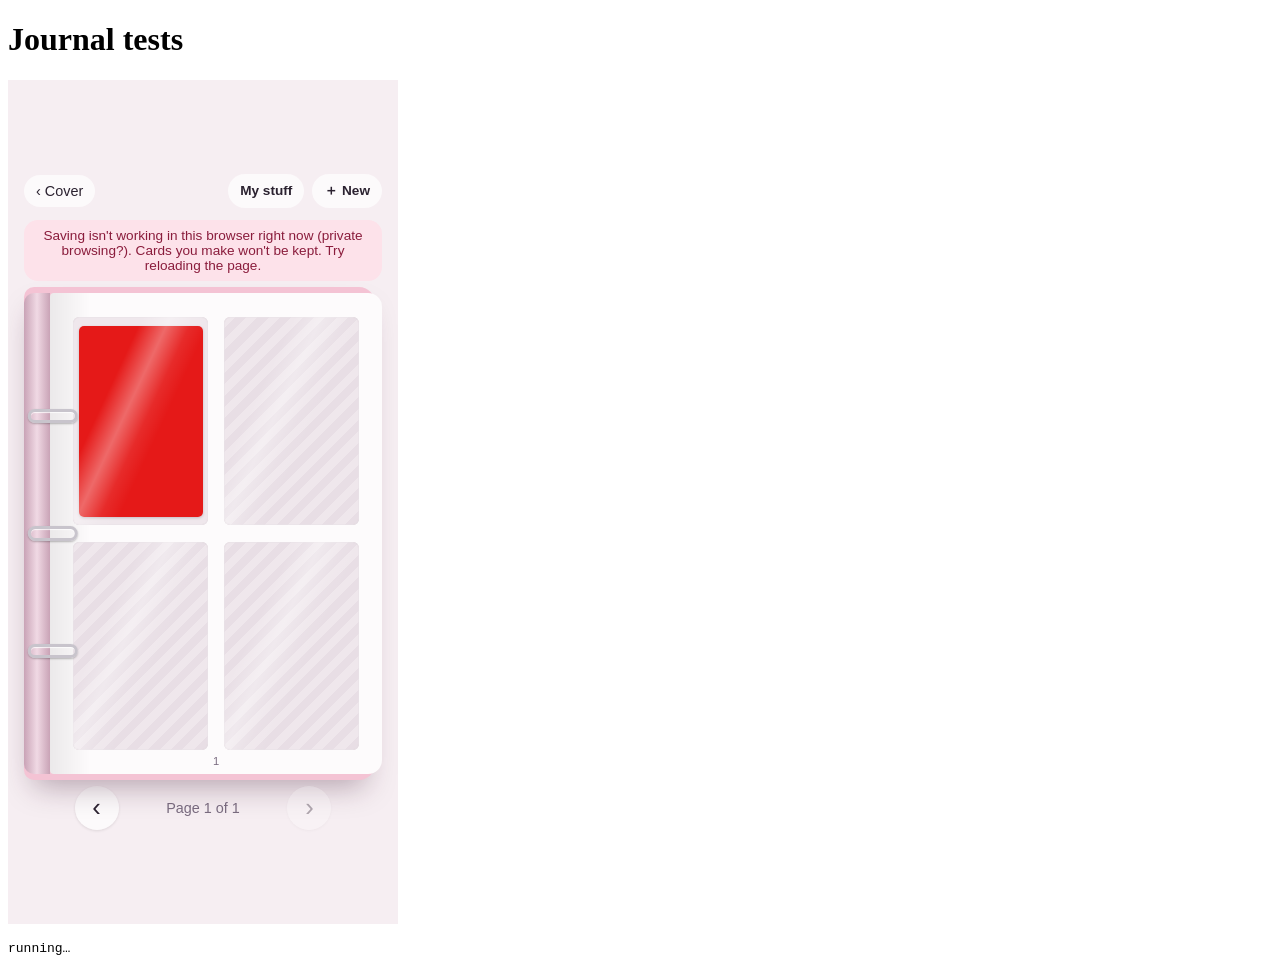
<file: tests/journal-test.html>
<!--
  Automated journal page tests (M8): adding a journal page, putting things on it,
  editing, saving and deleting.
  Run:  python3 -m http.server 8765   (from the project folder)
  Open: http://localhost:8765/tests/journal-test.html  → every line should say PASS.
  Uses made-up test pictures, never real photos. Runs with ?memory (no saved data touched).
-->
<!doctype html><meta charset="utf-8"><body>
<h1>Journal tests</h1>
<iframe id="f" style="width:390px;height:844px;border:0"></iframe>
<pre id="out">running…</pre>
<script type="module">
import { canShow, createPiece, newJournalPage, paperOf } from '/src/journal/JournalPage.js';
import { placeInNextPocket } from '/src/storage/collection.js';
import { openJournalEditor } from '/src/journal/JournalEditor.js';

const out = document.getElementById('out');
const results = [];
const wait = (ms) => new Promise((r) => setTimeout(r, ms));
const check = (name, ok, extra = '') => results.push(`${ok ? 'PASS' : 'FAIL'} ${name}${ok ? '' : '  ← ' + extra}`);
let win, doc;

async function until(test, ms = 8000) {
  for (let t = 0; t < ms; t += 50) { if (test()) return true; await wait(50); }
  return false;
}

function testPicture(hue) {
  const c = document.createElement('canvas'); c.width = 900; c.height = 1300;
  const g = c.getContext('2d'); g.fillStyle = `hsl(${hue} 80% 50%)`; g.fillRect(0, 0, 900, 1300);
  return new Promise((r) => c.toBlob((b) => r(new File([b], 'p.png', { type: 'image/png' })), 'image/png'));
}

async function givePhoto(hue) {
  await until(() => doc.querySelector('input.photo-picker'));
  const input = doc.querySelector('input.photo-picker');
  const dt = new win.DataTransfer();
  dt.items.add(new win.File([await testPicture(hue)], 'p.png', { type: 'image/png' }));
  input.files = dt.files;
  input.dispatchEvent(new win.Event('change'));
}

async function makeCard(hue) {
  doc.querySelector('[data-action="new"]').click(); doc.querySelector('[data-make="card"]').click();
  await givePhoto(hue);
  await until(() => doc.querySelector('.crop__img')?.naturalWidth > 0);
  for (let i = 0; i < 3; i++) { doc.querySelector('dialog[open] .workshop__primary').click(); await wait(400); }
  await until(() => !doc.querySelector('dialog[open]'));
}

const editor = () => doc.querySelector('dialog.journal-editor[open]');
const pieces = (root = doc.querySelector('.journal-editor__preview')) => [...(root?.querySelectorAll('.sticker-layer > .sticker') ?? [])];
const journalPage = () => doc.querySelector('.leaf__face--front .page--journal');
const label = () => doc.querySelector('.page-nav__label').textContent;

try {
  // ---------- Pure helpers ----------
  const fresh = newJournalPage();
  check('a new journal page is lined paper with nothing on it', fresh.kind === 'journal' && fresh.paper === 'lined' && fresh.items.length === 0);
  check('an unknown paper falls back to plain', paperOf({ paper: 'nope' }) === 'plain');
  const things = { cards: { c1: { id: 'c1', front: new Blob() } }, merch: {} };
  check('a card that was deleted is not shown', canShow({ kind: 'card', cardId: 'c1' }, things) && !canShow({ kind: 'card', cardId: 'gone' }, things)
    && createPiece({ kind: 'card', cardId: 'gone', x: 0.5, y: 0.5, scale: 1, rotation: 0 }, things) === null);
  check('empty text is not shown', !canShow({ kind: 'text', text: '  ' }));
  const text = createPiece({ id: 't', kind: 'text', text: '<b>hi</b>', x: 0.5, y: 0.5, scale: 1.5, rotation: 0 });
  check('text is plain text and sized with --scale', text.textContent === '<b>hi</b>' && !text.querySelector('b') && text.style.getPropertyValue('--scale') === '1.5' && !text.style.width);
  const tape = createPiece({ id: 'w', kind: 'tape', pattern: 'dots', x: 0.5, y: 0.5, scale: 2, rotation: 0 });
  check('washi tape is wider than a sticker and grows with its scale', !!tape.querySelector('.tape--dots') && tape.style.width === '92%', tape.style.width);
  const binder = { layout: '2x2', pages: [{ id: 'j', kind: 'journal', paper: 'plain', items: [] }, { id: 'p', slots: [null, null, null, null] }] };
  check('new cards skip journal pages (they have no pockets)', placeInNextPocket(binder, 'x') === 2 && binder.pages[1].slots[0] === 'x');

  // Things that couldn't be loaded this time are kept when the page is saved
  let savedPage = null;
  const aside = { id: 'm', kind: 'merch', merchId: 'not-loaded', x: 0.5, y: 0.5, scale: 1, rotation: 0 };
  const dlg = openJournalEditor({ page: { id: 'j1', kind: 'journal', paper: 'dots', items: [aside] }, onSave: async (p) => { savedPage = p; } });
  dlg.querySelector('.workshop__primary').click();
  await until(() => savedPage);
  check('saving keeps things whose badge / card didn\'t load', savedPage?.items.length === 1 && savedPage.items[0].merchId === 'not-loaded' && savedPage.paper === 'dots');

  // ---------- In the app ----------
  await new Promise((r) => { f.onload = r; f.src = '/index.html?memory&open'; });
  win = f.contentWindow; doc = win.document;
  // Page turns run on a timer this test controls (headless browsers may never run them)
  win.requestAnimationFrame = (cb) => setTimeout(() => cb(win.performance.now()), 16);
  win.cancelAnimationFrame = (id) => clearTimeout(id);
  win.confirm = () => true;
  await until(() => doc.querySelector('.book'), 20000);

  await makeCard(0);
  // A badge (no fill, to keep it quick)
  doc.querySelector('[data-action="new"]').click(); doc.querySelector('[data-make="badge"]').click();
  await givePhoto(240);
  await until(() => doc.querySelector('.crop__img')?.naturalWidth > 0);
  doc.querySelector('dialog[open] .workshop__primary').click();
  await until(() => doc.querySelector('.badge-preview .badge'));
  doc.querySelector('input[name="fill"][value="none"]').click();
  doc.querySelector('dialog[open] .workshop__primary').click();
  await until(() => doc.querySelector('dialog.my-cards[open]'), 15000);
  doc.querySelector('.my-cards__close').click();
  await until(() => !doc.querySelector('dialog[open]'));
  check('set up: one card and one badge', label() === 'Page 1 of 1', label());

  // ---------- A new journal page ----------
  doc.querySelector('[data-action="new"]').click(); await wait(100);
  check('＋ New offers a journal page', !!doc.querySelector('.make-menu [data-make="journal"]'));
  doc.querySelector('[data-make="journal"]').click();
  await until(() => editor());
  check('the journal editor opens on lined paper', doc.querySelector('#journal-editor-title').textContent === 'New journal page'
    && !!doc.querySelector('.journal-editor__preview .journal-paper--lined') && !doc.querySelector('.journal-editor__delete'));
  doc.querySelector('dialog.journal-editor input[name="paper"][value="grid"]').click();
  check('choosing grid paper changes the preview', !!doc.querySelector('.journal-editor__preview .journal-paper--grid'));

  doc.querySelector('.journal-editor__thing--card').click();
  doc.querySelector('.journal-editor__thing--badge').click();
  doc.querySelector('dialog.journal-editor [data-sticker="heart"]').click();
  doc.querySelector('[data-tape="dots"]').click();
  check('cards, badges, stickers and tape can be added', pieces().length === 4
    && !!pieces()[0].querySelector('.card') && !!pieces()[1].querySelector('.badge') && !!pieces()[3].querySelector('.tape--dots'));
  check('the newest thing is selected, ready to move', pieces()[3].classList.contains('is-selected') && !doc.querySelector('.journal-editor .sticker-tools').hidden);

  // Text: add, then change it while it's selected
  const box = doc.querySelector('dialog.journal-editor textarea[name="text"]');
  doc.querySelector('.journal-editor__add-text').click();
  check('Add text with an empty box adds nothing', pieces().length === 4);
  box.value = 'Concert day ♡'; box.dispatchEvent(new win.Event('input'));
  doc.querySelector('dialog.journal-editor input[name="text-color"][value="#d9608f"]').click();
  doc.querySelector('.journal-editor__add-text').click();
  const textPiece = () => pieces().find((p) => p.classList.contains('piece--text'));
  check('Add text puts the text on the page in the chosen color', textPiece()?.textContent === 'Concert day ♡' && textPiece().querySelector('.piece__text').style.color === 'rgb(217, 96, 143)');
  box.value = 'Concert day!! ♡'; box.dispatchEvent(new win.Event('input'));
  doc.querySelector('dialog.journal-editor input[name="font"][value="handwritten"]').click();
  check('with a text selected, typing and fonts change it', textPiece().textContent === 'Concert day!! ♡' && /Noteworthy/.test(textPiece().querySelector('.piece__text').style.fontFamily) && pieces().length === 5);

  // Selecting another thing, then the text again, fills the box with that text
  const layer = doc.querySelector('.journal-editor__preview .sticker-layer');
  const press = (el, id) => {
    const r = el.getBoundingClientRect();
    el.dispatchEvent(new win.PointerEvent('pointerdown', { bubbles: true, pointerId: id, isPrimary: true, clientX: r.left + r.width / 2, clientY: r.top + r.height / 2 }));
    layer.dispatchEvent(new win.PointerEvent('pointerup', { bubbles: true, pointerId: id, isPrimary: true }));
  };
  press(pieces()[0], 3);
  check('leaving a text clears the box (so Add text doesn\'t copy it)', box.value === '');
  press(textPiece(), 4);
  check('selecting a text shows it in the box', box.value === 'Concert day!! ♡');
  box.value = ''; box.dispatchEvent(new win.Event('input'));
  check('an emptied text shows as … while you type a new one', textPiece()?.textContent === '…');
  box.value = 'Concert day!! ♡'; box.dispatchEvent(new win.Event('input'));

  // Move the card
  const card = pieces()[0];
  const before = parseFloat(card.style.left);
  const r = card.getBoundingClientRect();
  card.dispatchEvent(new win.PointerEvent('pointerdown', { bubbles: true, pointerId: 5, isPrimary: true, clientX: r.left + 5, clientY: r.top + 5 }));
  layer.dispatchEvent(new win.PointerEvent('pointermove', { bubbles: true, pointerId: 5, isPrimary: true, clientX: r.left + 35, clientY: r.top + 5 }));
  layer.dispatchEvent(new win.PointerEvent('pointerup', { bubbles: true, pointerId: 5, isPrimary: true }));
  check('dragging the card moves it', parseFloat(pieces()[0].style.left) > before + 5);

  // ---------- Save ----------
  doc.querySelector('dialog.journal-editor .workshop__primary').click();
  await until(() => !editor());
  await until(() => journalPage(), 3000);
  check('saved: the binder opens at the new page, right after page 1', label() === 'Page 2 of 2', label());
  const page = journalPage();
  check('saved: grid paper with everything on it', !!page?.querySelector('.journal-paper--grid') && page.querySelectorAll('.journal-surface__items > .sticker').length === 5);
  check('saved: the text shows as plain text', page.querySelector('.piece--text').textContent === 'Concert day!! ♡');
  check('saved: things stay where they were put', Math.abs(parseFloat(page.querySelector('.piece--card').style.left) - parseFloat(card.style.left)) < 0.01);
  check('the page has a ✎ button', !!page.querySelector('.journal-page__edit'));

  // Pick up the card from the page
  page.querySelector('.piece--card .card').click();
  await until(() => doc.querySelector('dialog.viewer[open]'));
  check('tapping the card on the page picks it up', !!doc.querySelector('dialog.viewer[open]'));
  doc.querySelector('.viewer__close').click();
  await until(() => !doc.querySelector('dialog.viewer[open]'), 3000);

  // ---------- Edit again; Cancel keeps it as it was ----------
  journalPage().querySelector('.journal-page__edit').click();
  await until(() => editor());
  check('✎ opens the page with its paper and things', doc.querySelector('#journal-editor-title').textContent === 'Edit journal page'
    && doc.querySelector('dialog.journal-editor input[name="paper"]:checked')?.value === 'grid' && pieces().length === 5 && !!doc.querySelector('.journal-editor__delete'));
  doc.querySelector('dialog.journal-editor [data-sticker="star"]').click();
  doc.querySelector('dialog.journal-editor input[name="paper"][value="kraft"]').click();
  doc.querySelector('.journal-editor__cancel').click();
  await until(() => !editor());
  check('Cancel keeps the saved page', !!journalPage().querySelector('.journal-paper--grid') && journalPage().querySelectorAll('.journal-surface__items > .sticker').length === 5);

  // ---------- New cards still go into pockets ----------
  await makeCard(120);
  check('a new card goes into a pocket on page 1, not the journal page', label() === 'Page 1 of 2' && doc.querySelectorAll('.leaf__face--front .page--2x2 .card').length >= 2, label());

  // ---------- Deleting things takes them off the page ----------
  doc.querySelector('[data-action="list"]').click(); await wait(100);
  doc.querySelector('.my-cards__tab[data-tab="badges"]').click();
  doc.querySelector('.my-cards__item [data-action="delete"]').click();
  await until(() => !doc.querySelector('.my-cards__item [data-action="delete"]'));
  doc.querySelector('.my-cards__tab[data-tab="cards"]').click();
  doc.querySelector('.my-cards__item [data-action="delete"]').click(); // the first card (the one on the page)
  await wait(500);
  doc.querySelector('.my-cards__close').click();
  await until(() => !doc.querySelector('dialog[open]'));
  doc.querySelector('[data-dir="next"]').click();
  await until(() => journalPage(), 3000);
  await wait(1000); // let the page finish turning (✎ is ignored mid-turn)
  check('deleting a badge or card takes it off the journal page', journalPage()?.querySelectorAll('.journal-surface__items > .sticker').length === 3
    && !journalPage().querySelector('.piece--card') && !journalPage().querySelector('.piece--badge'));

  // ---------- Delete the page ----------
  journalPage().querySelector('.journal-page__edit').click();
  await until(() => editor());
  doc.querySelector('.journal-editor__delete').click();
  await until(() => !editor());
  await wait(300);
  check('Delete page removes it from the binder', !doc.querySelector('.page--journal') && label() === 'Page 1 of 1', label());
} catch (e) {
  results.push('ERROR ' + e.stack);
}
out.textContent = results.join('\n');
out.dataset.done = 1;
</script>
</file>
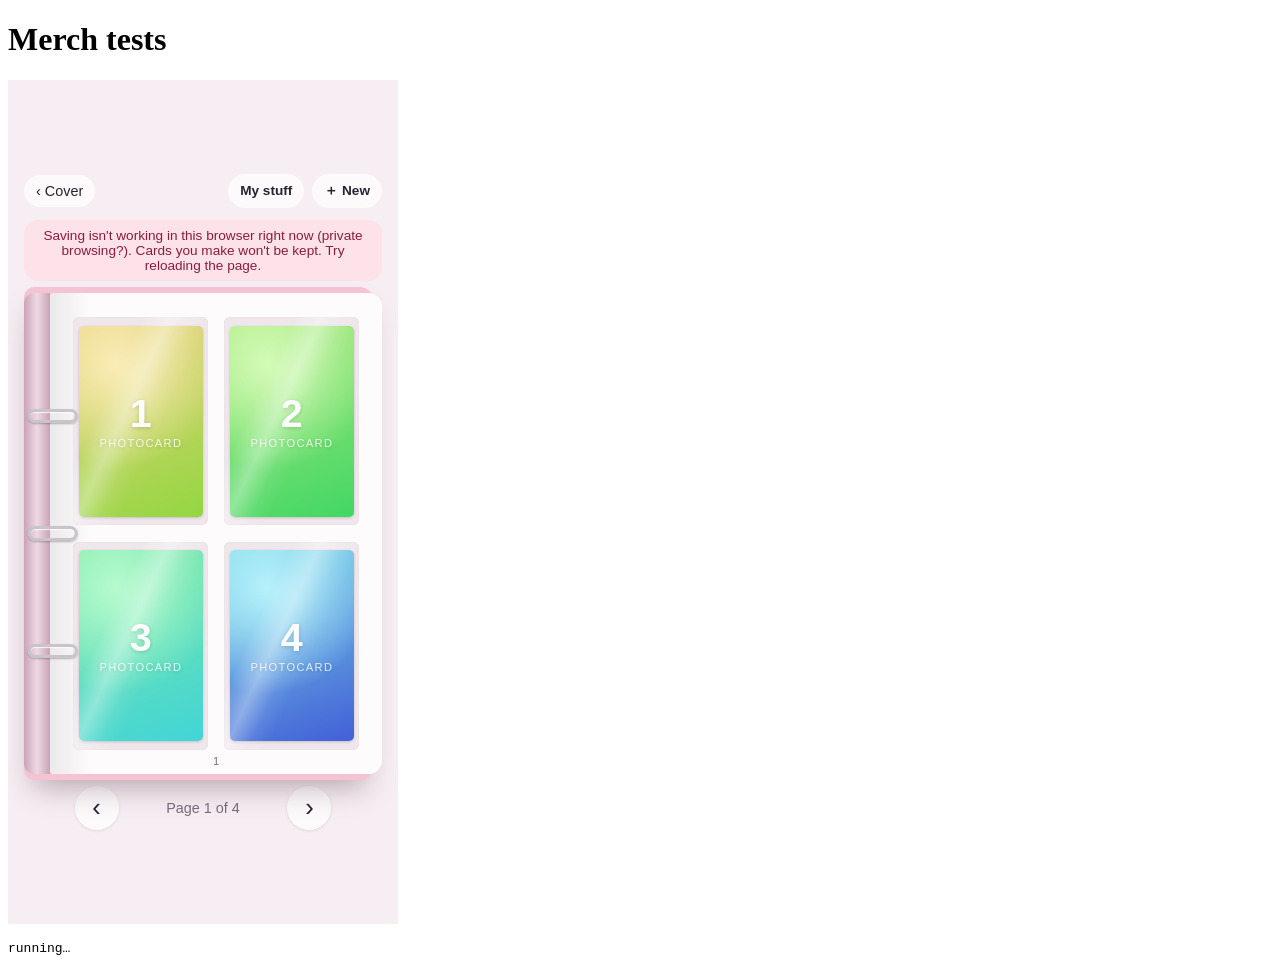
<file: tests/merch-test.html>
<!--
  Automated merch tests (M6): badges with a 流麻 fill, polaroids (including 合拍),
  the ＋ New menu and the My stuff shelf.
  Run:  python3 -m http.server 8765   (from the project folder)
  Open: http://localhost:8765/tests/merch-test.html  → every line should say PASS.
  Uses made-up test pictures (colored shapes), never real photos.
  Note: this deletes the app's saved cards on this browser (localhost only).
-->
<!doctype html><meta charset="utf-8"><body>
<h1>Merch tests</h1>
<iframe id="f" style="width:390px;height:844px;border:0"></iframe>
<pre id="out">running…</pre>
<script type="module">
import { createShaker, FILLS } from '/src/merch/shaker.js';
import { polaroidSizes, LAYOUTS } from '/src/merch/Polaroid.js';
import { screenGravity, screenAcceleration, deviceGravity, tiltBetween, recenter } from '/src/merch/motion.js';

const out = document.getElementById('out');
const results = [];
const wait = (ms) => new Promise((r) => setTimeout(r, ms));
const check = (name, ok, extra = '') => results.push(`${ok ? 'PASS' : 'FAIL'} ${name}${ok ? '' : '  ← ' + extra}`);
let win, doc;

async function until(test, ms = 8000) {
  for (let t = 0; t < ms; t += 50) { if (test()) return true; await wait(50); }
  return false;
}

function testPicture(hue, w = 900, h = 1200) {
  const c = document.createElement('canvas'); c.width = w; c.height = h;
  const g = c.getContext('2d'); g.fillStyle = `hsl(${hue} 80% 50%)`; g.fillRect(0, 0, w, h);
  return new Promise((r) => c.toBlob((b) => r(new File([b], 'p.png', { type: 'image/png' })), 'image/png'));
}

// Answer the next photo picker with a picture
async function givePhoto(hue) {
  await until(() => doc.querySelector('input.photo-picker'));
  const input = doc.querySelector('input.photo-picker');
  const dt = new win.DataTransfer();
  dt.items.add(new win.File([await testPicture(hue)], 'p.png', { type: 'image/png' }));
  input.files = dt.files;
  input.dispatchEvent(new win.Event('change'));
}

// Which color is in the middle of a box of an image: 'red', 'green' or 'blue'
async function colorAt(blobOrImg, fx, fy) {
  const img = blobOrImg instanceof Blob ? await createImageBitmap(blobOrImg) : blobOrImg;
  const c = document.createElement('canvas');
  c.width = img.naturalWidth || img.width; // the image's real size, not how big it's shown
  c.height = img.naturalHeight || img.height;
  const g = c.getContext('2d'); g.drawImage(img, 0, 0);
  const [r, gr, b] = g.getImageData(Math.floor(c.width * fx), Math.floor(c.height * fy), 1, 1).data;
  return r > gr && r > b ? 'red' : gr > b ? 'green' : 'blue';
}

const primary = () => doc.querySelector('dialog[open] .workshop__primary');
const title = () => doc.querySelector('dialog[open] .workshop__title')?.textContent;

try {
  // ---------- 流麻 physics ----------
  const canvas = document.createElement('canvas'); canvas.width = canvas.height = 600;
  const shaker = createShaker(canvas, { fill: 'glitter', seed: 5 });
  shaker.settle(900);
  const inside = () => {
    const d = canvas.getContext('2d').getImageData(0, 0, 600, 600).data;
    for (let y = 0; y < 600; y += 3) for (let x = 0; x < 600; x += 3) {
      if (d[(y * 600 + x) * 4 + 3] > 0 && Math.hypot(x - 300, y - 300) > 300 * 0.9 + 2) return false;
    }
    return true;
  };
  check('流麻 pieces always stay inside the badge', inside());
  const alpha = (y0, y1) => { const d = canvas.getContext('2d').getImageData(0, y0, 600, y1 - y0).data; let n = 0; for (let i = 3; i < d.length; i += 4) n += d[i] > 0; return n; };
  check('settled pieces sink to the bottom', alpha(330, 600) > alpha(0, 270) * 5, `${alpha(330, 600)} vs ${alpha(0, 270)}`);

  const a = document.createElement('canvas'); a.width = a.height = 600;
  const b = document.createElement('canvas'); b.width = b.height = 600;
  createShaker(a, { fill: 'stars', seed: 9 }).settle(170);
  createShaker(b, { fill: 'stars', seed: 9 }).settle(170);
  check('the same badge always looks the same when settled', a.toDataURL() === b.toDataURL());

  // ---------- Phone sensors → screen directions ----------
  const near = (v, w) => Math.abs(v - w) < 0.02;
  const gEq = (g, x, y) => g && near(g.x, x) && near(g.y, y);
  check('iPhone upright: down is down', gEq(screenGravity({ x: 0, y: -9.81 }, { apple: true, angle: 0 }), 0, 1));
  check('iPhone upside down: down is up the screen', gEq(screenGravity({ x: 0, y: 9.81 }, { apple: true, angle: 0 }), 0, -1));
  check('iPhone tipped onto its right side: down is right', gEq(screenGravity({ x: 9.81, y: 0 }, { apple: true, angle: 0 }), 1, 0));
  check('other phones (opposite sign) upright: down is down', gEq(screenGravity({ x: 0, y: 9.81 }, { apple: false, angle: 0 }), 0, 1));
  check('landscape: the phone\'s side is the screen\'s bottom', gEq(screenGravity({ x: 9.81, y: 0 }, { apple: true, angle: 90 }), 0, 1));
  check('lying flat: no down on the screen', gEq(screenGravity({ x: 0, y: 0, z: -9.81 }, { apple: true, angle: 0 }), 0, 0));
  const acc = screenAcceleration({ x: 0, y: 5 }, { apple: false, angle: 0 });
  check('shaking the phone upwards is "up" on the screen', near(acc.x, 0) && near(acc.y, -5));
  const accApple = screenAcceleration({ x: 0, y: -5 }, { apple: true, angle: 0 });
  check('iPhone (opposite sign): shaking upwards is "up" too', near(accApple.x, 0) && near(accApple.y, -5));

  // A push moves the pieces the other way (they lag behind the badge)
  const alphaOf = (cv, y0, y1) => { const d = cv.getContext('2d').getImageData(0, y0, 600, y1 - y0).data; let n = 0; for (let i = 3; i < d.length; i += 4) n += d[i] > 0; return n; };
  const pc = document.createElement('canvas'); pc.width = pc.height = 600;
  const pushed = createShaker(pc, { fill: 'glitter', seed: 2 });
  pushed.settle(900); // everything at the bottom
  // The average height of everything drawn (0 = top, 600 = bottom)
  const middleOf = (cv) => {
    const d = cv.getContext('2d').getImageData(0, 0, 600, 600).data; let sum = 0, n = 0;
    for (let i = 3; i < d.length; i += 4) if (d[i] > 0) { sum += Math.floor((i >> 2) / 600); n++; }
    return n ? sum / n : 0;
  };
  const middleBefore = middleOf(pc);
  pushed.push(0, 120); // the badge jerks down → the gel and pieces surge up
  pushed.stop();
  pushed.advance(30); // half a second: the gel carries them up smoothly, not in a jump
  const middleAfter = middleOf(pc);
  check('jerking the badge down makes the gel carry the pieces up', middleBefore - middleAfter > 80, `middle ${middleBefore.toFixed(0)} → ${middleAfter.toFixed(0)}`);

  // Settled pieces form a layer along the bottom, not one clump at the lowest point
  const layer = document.createElement('canvas'); layer.width = layer.height = 600;
  createShaker(layer, { fill: 'glitter', seed: 3 }).settle(900);
  const widthOfPile = (() => {
    const d = layer.getContext('2d').getImageData(0, 0, 600, 600).data; let lo = 600, hi = 0;
    for (let i = 3; i < d.length; i += 4) if (d[i] > 0) { const x = (i >> 2) % 600; lo = Math.min(lo, x); hi = Math.max(hi, x); }
    return hi - lo;
  })();
  check('settled pieces pile up in a layer, not one clump', widthOfPile > 250, `${widthOfPile}px wide`);

  // A shake scatters them all through the badge (snow globe), not as one lump
  const globe = document.createElement('canvas'); globe.width = globe.height = 600;
  const globeShaker = createShaker(globe, { fill: 'snow', seed: 3 });
  globeShaker.settle(900);
  globeShaker.shake(); globeShaker.stop();
  // Within 3 s, pieces have drifted through every quarter of the badge (the gel's swirls
  // pull the layer apart into streams; at any one moment a quarter may happen to be empty)
  const visited = [0, 0, 0, 0];
  for (let t = 0; t < 180; t += 15) {
    globeShaker.advance(15);
    [[0, 0], [300, 0], [0, 300], [300, 300]].forEach(([x, y], q) => {
      const d = globe.getContext('2d').getImageData(x, y, 300, 300).data; let n = 0; for (let i = 3; i < d.length; i += 4) n += d[i] > 0;
      visited[q] = Math.max(visited[q], n);
    });
  }
  check('a shake spreads pieces through every quarter of the badge', visited.every((n) => n > 200), visited.join(' / '));

  // After a shake, everything comes completely to rest (so the animation stops and saves
  // battery). The gel is deliberately slow (Diana asked for a thick, gel-like feel), so the
  // last stragglers can take ~20 s; it must still stop within 25 s.
  for (const fill of FILLS.map((f) => f.value).filter((f) => f !== 'none')) {
    const still = document.createElement('canvas'); still.width = still.height = 600;
    const sh = createShaker(still, { fill, seed: 21 });
    sh.settle(900); sh.stop();
    sh.shake(); sh.stop();
    sh.advance(20);
    const moving = !sh.isSettled;
    let frames = 20;
    while (!sh.isSettled && frames < 1500) { sh.advance(10); frames += 10; }
    check(`${fill}: moves when shaken, then comes completely to rest`, moving && sh.isSettled, `${(frames / 60).toFixed(1)} s`);
  }

  // Gold dust: lots of fine flecks
  check('there is a Gold dust fill', FILLS.some((f) => f.value === 'gold'));
  const dust = document.createElement('canvas'); dust.width = dust.height = 600;
  createShaker(dust, { fill: 'gold', seed: 3 }).settle(40);
  const dustPixels = (() => { const d = dust.getContext('2d').getImageData(0, 0, 600, 600).data; let n = 0; for (let i = 3; i < d.length; i += 4) n += d[i] > 0; return n; })();
  check('gold dust is fine (many small flecks)', dustPixels > 1500 && dustPixels < 20000, dustPixels);

  // ---------- Shine tilt from gravity ----------
  const flat = deviceGravity({ x: 0, y: 0, z: -9.81 }, { apple: true, angle: 0 });
  const unit = (x, y, z) => { const l = Math.hypot(x, y, z); return { x: x / l, y: y / l, z: z / l }; };
  const rightDown = unit(0.2, 0, -0.98);
  const topDown = unit(0, 0.2, -0.98);
  check('lying flat: gravity points into the table', near(flat.z, -1));
  check('flat, right side down → shine moves right', tiltBetween(flat, rightDown).x > 0.15);
  check('flat, top tipped away → shine moves up', tiltBetween(flat, topDown).y < -0.15);
  const upright = unit(0, -1, 0);
  const uprightTurned = unit(0.2, -0.98, 0);
  const uprightTipped = unit(0, -0.98, -0.2);
  check('upright works too (no jumping): turning right → right', tiltBetween(upright, uprightTurned).x > 0.15 && Math.abs(tiltBetween(upright, uprightTurned).y) < 0.05);
  check('upright: tipping the top away → up', tiltBetween(upright, uprightTipped).y < -0.15);
  let rest = flat;
  for (let i = 0; i < 300; i++) rest = recenter(rest, rightDown, 0.02);
  check('holding still at a new angle, the shine comes back to the middle', Math.abs(tiltBetween(rest, rightDown).x) < 0.01);

  // Gravity pointing up (phone upside down): pieces collect at the top
  pushed.setGravity(0, -1);
  pushed.stop();
  pushed.advance(900);
  check('upside down, the pieces fall to the top', alphaOf(pc, 0, 270) > alphaOf(pc, 330, 600) * 5);

  // ---------- The ＋ New menu ----------
  await new Promise((res) => { const q = indexedDB.deleteDatabase('pocket-fandom'); q.onsuccess = q.onerror = q.onblocked = res; setTimeout(res, 1500); });
  await new Promise((r) => { f.onload = r; f.src = '/index.html?memory&open'; });
  win = f.contentWindow; doc = win.document;
  await until(() => doc.querySelector('.book'), 20000);
  doc.querySelector('[data-action="new"]').click(); await wait(100);
  const options = [...doc.querySelectorAll('.make-menu [data-make]')].map((o) => o.dataset.make).join();
  check('＋ New offers photocard, badge, polaroid, card sleeve and journal page', options === 'card,badge,polaroid,sleeve,journal', options);

  // ---------- Badge ----------
  doc.querySelector('[data-make="badge"]').click();
  await givePhoto(0);
  await until(() => doc.querySelector('.crop__img')?.naturalWidth > 0);
  check('badge: framed in a circle', !!doc.querySelector('.crop__frame--round') && title() === 'New badge', title());
  primary().click(); await until(() => doc.querySelector('.badge-preview .badge'));
  check('badge style: live preview with a Shake button', !!doc.querySelector('.badge-preview .badge__fill') && !doc.querySelector('.badge-preview__shake').hidden);
  doc.querySelector('input[name="fill"][value="hearts"]').click();
  doc.querySelector('input[name="rim"][value="#e8c872"]').click();
  check('badge: rim color shows in the preview', doc.querySelector('.badge-preview .badge').style.getPropertyValue('--rim') === '#e8c872');
  doc.querySelector('input[name="fill"][value="none"]').click();
  check('badge: no fill → no pieces, no Shake', !doc.querySelector('.badge-preview .badge__fill') && doc.querySelector('.badge-preview__shake').hidden);
  doc.querySelector('input[name="fill"][value="hearts"]').click();
  primary().click();
  await until(() => doc.querySelector('dialog.my-cards[open]'), 15000);
  check('after saving, My stuff opens on Badges', doc.querySelector('.my-cards__tab[aria-selected="true"]')?.dataset.tab === 'badges'
    && doc.querySelectorAll('.my-cards__item .badge').length === 1);
  const savedBadge = doc.querySelector('.my-cards__item .badge');
  const badgePhoto = savedBadge.querySelector('.badge__photo');
  await until(() => badgePhoto.complete && badgePhoto.naturalWidth);
  check('badge photo is saved square (600×600) and red', badgePhoto.naturalWidth === 600 && badgePhoto.naturalHeight === 600 && await colorAt(badgePhoto, 0.5, 0.5) === 'red');

  // Animations run on a timer this test controls (headless browsers may never run them)
  let tick = 0;
  win.requestAnimationFrame = (cb) => setTimeout(() => cb((tick += 16)), 4);
  doc.querySelector('.my-cards__item .my-cards__thumb').click();
  await until(() => doc.querySelector('dialog.viewer[open]'));
  const viewer = doc.querySelector('dialog.viewer[open]');
  const shakeBtn = [...viewer.querySelectorAll('.viewer__btn')].find((x) => x.textContent.includes('Shake'));
  check('picking up a 流麻 badge: round viewer with Shake', viewer.classList.contains('viewer--shape-badge') && !!shakeBtn);

  // Dragging the badge shakes it (it doesn't turn over); a tap still turns it over
  const vcard = viewer.querySelector('.viewer__card');
  const vlift = viewer.querySelector('.viewer__lift');
  const vr = vcard.getBoundingClientRect();
  const vp = (type, x, y) => vcard.dispatchEvent(new win.PointerEvent(type, { bubbles: true, pointerId: 21, isPrimary: true, clientX: vr.left + vr.width / 2 + x, clientY: vr.top + vr.height / 2 + y }));
  vp('pointerdown', 0, 0); vp('pointermove', 0, 40); vp('pointermove', 0, -40);
  const moved = /translate/.test(vlift.style.transform);
  vp('pointermove', 0, 30); vp('pointerup', 0, 30);
  check('dragging the badge moves it up and down (a shake), without turning it over',
    moved && vcard.getAttribute('aria-pressed') === 'false' && vlift.style.transform === '', vlift.style.transform);
  vp('pointerdown', 0, 0); vp('pointerup', 0, 0);
  check('a tap still turns the badge over', vcard.getAttribute('aria-pressed') === 'true');
  vp('pointerdown', 0, 0); vp('pointerup', 0, 0);

  // The phone held upside down: the pieces fall to the top of the badge
  const fillCanvas = viewer.querySelector('.badge__fill');
  for (let i = 0; i < 30; i++) {
    win.dispatchEvent(new win.DeviceMotionEvent('devicemotion', { accelerationIncludingGravity: { x: 0, y: -9.81, z: 0 }, acceleration: { x: 0, y: 0, z: 0 } }));
    await wait(20);
  }
  await wait(3000);
  const cnt = (y0, y1) => { const d = fillCanvas.getContext('2d').getImageData(0, y0, 600, y1 - y0).data; let n = 0; for (let i = 3; i < d.length; i += 4) n += d[i] > 0; return n; };
  check('phone upside down → the pieces fall to the top', cnt(0, 270) > cnt(330, 600) * 2, `${cnt(0, 270)} vs ${cnt(330, 600)}`);
  viewer.querySelector('.viewer__close').click();
  await until(() => !doc.querySelector('dialog.viewer[open]'), 3000);

  // Edit: change the fill to none
  doc.querySelector('.my-cards__item [data-action="edit"]').click();
  await until(() => doc.querySelector('.crop__img')?.naturalWidth > 0);
  check('edit badge reopens the workshop', title() === 'Edit badge', title());
  primary().click(); await until(() => doc.querySelector('.badge-preview .badge'));
  check('edit remembers the fill', doc.querySelector('input[name="fill"]:checked')?.value === 'hearts');
  doc.querySelector('input[name="fill"][value="snow"]').click();
  primary().click();
  await until(() => doc.querySelector('dialog.my-cards[open]'));
  const thumbFill = doc.querySelector('.my-cards__item .badge__fill');
  check('shelf badges use a small fill canvas (saves memory)', thumbFill?.width === 240, thumbFill?.width);
  check('edited badge: still one badge, now snow', doc.querySelectorAll('.my-cards__item .badge').length === 1
    && /snow/.test(doc.querySelector('.my-cards__thumb').getAttribute('aria-label')));
  doc.querySelector('.my-cards__close').click(); await wait(100);

  // ---------- Polaroid 合拍 ----------
  doc.querySelector('[data-action="new"]').click(); doc.querySelector('[data-make="polaroid"]').click();
  await until(() => title() === 'New polaroid');
  doc.querySelector('input[name="layout"][value="side"]').click();
  doc.querySelector('input[name="frame"][value="#f7d3e1"]').click();
  primary().click(); await wait(200);
  check('合拍 side by side: two photo cells', doc.querySelectorAll('.polaroid-edit__cell').length === 2 && title() === 'Photos (合拍)', title());
  check('can\'t continue until both photos are chosen', primary().disabled);
  doc.querySelectorAll('.polaroid-edit__add')[0].click(); await givePhoto(0);
  await until(() => doc.querySelectorAll('.polaroid-edit__cell.has-photo').length === 1);
  check('still waiting for photo 2', primary().disabled);

  // Switching layout keeps photo 1
  doc.querySelector('.workshop__secondary').click(); await wait(100);
  doc.querySelector('input[name="layout"][value="stack"]').click();
  primary().click(); await wait(300);
  check('switching to top & bottom keeps photo 1', doc.querySelectorAll('.polaroid-edit__cell.has-photo').length === 1);
  doc.querySelector('.workshop__secondary').click(); await wait(100);
  doc.querySelector('input[name="layout"][value="side"]').click();
  primary().click(); await wait(300);

  doc.querySelectorAll('.polaroid-edit__add')[1].click(); await givePhoto(220);
  await until(() => doc.querySelectorAll('.polaroid-edit__cell.has-photo').length === 2);
  check('both photos chosen → Next works', !primary().disabled);

  // "Change" sits on top of the photo: pressing it must not grab the photo
  const cell1 = doc.querySelectorAll('.polaroid-edit__cell')[0];
  const change = cell1.querySelector('.polaroid-edit__add');
  const photoImg = cell1.querySelector('.crop__img');
  const before = photoImg.style.left + photoImg.style.top;
  const cr = change.getBoundingClientRect();
  const cp = (type, d) => change.dispatchEvent(new win.PointerEvent(type, { bubbles: true, pointerId: 11, isPrimary: true, clientX: cr.left + 5 + d, clientY: cr.top + 5 + d }));
  cp('pointerdown', 0); cp('pointermove', -40); cp('pointerup', -40);
  const after = photoImg.style.left + photoImg.style.top;
  check('pressing Change doesn\'t drag the photo', after === before, `${before} → ${after}`);
  change.click();
  check('Change opens the photo picker', !!doc.querySelector('input.photo-picker'));
  await givePhoto(120);
  await wait(400);
  check('after Change the new photo is in that cell', await colorAt(cell1.querySelector('.crop__img'), 0.5, 0.5) === 'green');
  // put the red photo back so the later checks still apply
  cell1.querySelector('.polaroid-edit__add').click(); await givePhoto(0); await wait(400);
  primary().click(); await wait(300);
  check('then the caption step', title() === 'Caption' && !!doc.querySelector('.polaroid-caption__pad'), title());
  const pad = doc.querySelector('.polaroid-caption__pad');
  const pr = pad.getBoundingClientRect();
  const pe = (t, x) => pad.dispatchEvent(new win.PointerEvent(t, { bubbles: true, pointerId: 3, isPrimary: true, clientX: pr.left + x * pr.width, clientY: pr.top + pr.height / 2 }));
  doc.querySelector('input[name="pen"][value="#e0508c"]').click(); // pink
  pe('pointerdown', 0.3); for (let i = 1; i <= 10; i++) pe('pointermove', 0.3 + i * 0.04); pe('pointerup', 0.7);
  primary().click();
  await until(() => doc.querySelector('.my-cards__tab[aria-selected="true"]')?.dataset.tab === 'polaroids');
  const pol = doc.querySelector('.my-cards__item .polaroid');
  check('saved polaroid is on the shelf with its caption', !!pol?.querySelector('.polaroid__caption') && pol.classList.contains('polaroid--side'));
  const polPhoto = pol.querySelector('.polaroid__photo');
  await until(() => polPhoto.complete && polPhoto.naturalWidth);
  const { photo } = polaroidSizes('side');
  check(`合拍 photo area is ${photo.width}×${photo.height}`, polPhoto.naturalWidth === photo.width && polPhoto.naturalHeight === photo.height, `${polPhoto.naturalWidth}×${polPhoto.naturalHeight}`);
  const left = await colorAt(polPhoto, 0.25, 0.5), right = await colorAt(polPhoto, 0.75, 0.5);
  check('photo 1 on the left, photo 2 on the right', left === 'red' && right === 'blue', `${left} / ${right}`);

  doc.querySelector('.my-cards__item .my-cards__thumb').click();
  await until(() => doc.querySelector('dialog.viewer[open]'));
  const ratio = parseFloat(doc.querySelector('dialog.viewer[open]').style.getPropertyValue('--ratio'));
  check('picking up a wide polaroid keeps its shape', Math.abs(ratio - 108 / 86) < 0.01, ratio);
  doc.querySelector('dialog.viewer[open] .viewer__close').click();
  await until(() => !doc.querySelector('dialog.viewer[open]'), 3000);

  // Edit remembers the caption pen
  doc.querySelector('.my-cards__item [data-action="edit"]').click();
  await until(() => title() === 'Edit polaroid');
  primary().click();
  await until(() => doc.querySelectorAll('.polaroid-edit__cell.has-photo').length === 2);
  primary().click(); await until(() => title() === 'Caption');
  check('editing a polaroid remembers the pink pen', doc.querySelector('input[name="pen"]:checked')?.value === '#e0508c');
  doc.querySelector('dialog[open] .workshop__close').click(); await wait(100);
  doc.querySelector('[data-action="list"]').click(); await wait(100);
  doc.querySelector('.my-cards__tab[data-tab="polaroids"]').click();

  // Delete
  win.confirm = () => true;
  doc.querySelector('.my-cards__item [data-action="delete"]').click();
  await until(() => !doc.querySelector('.my-cards__item .polaroid'));
  check('deleting the polaroid empties that tab', !!doc.querySelector('.my-cards__empty'));
  doc.querySelector('.my-cards__tab[data-tab="badges"]').click();
  check('the badge is still there', doc.querySelectorAll('.my-cards__item .badge').length === 1);

  // Tabs work with the keyboard
  doc.querySelector('.my-cards__tab[data-tab="badges"]').dispatchEvent(new win.KeyboardEvent('keydown', { key: 'ArrowRight', bubbles: true }));
  check('→ moves to the next tab', doc.querySelector('.my-cards__tab[aria-selected="true"]').dataset.tab === 'polaroids');
} catch (e) {
  results.push('ERROR ' + e.stack);
}
out.textContent = results.join('\n');
out.dataset.done = 1;
</script>
</file>
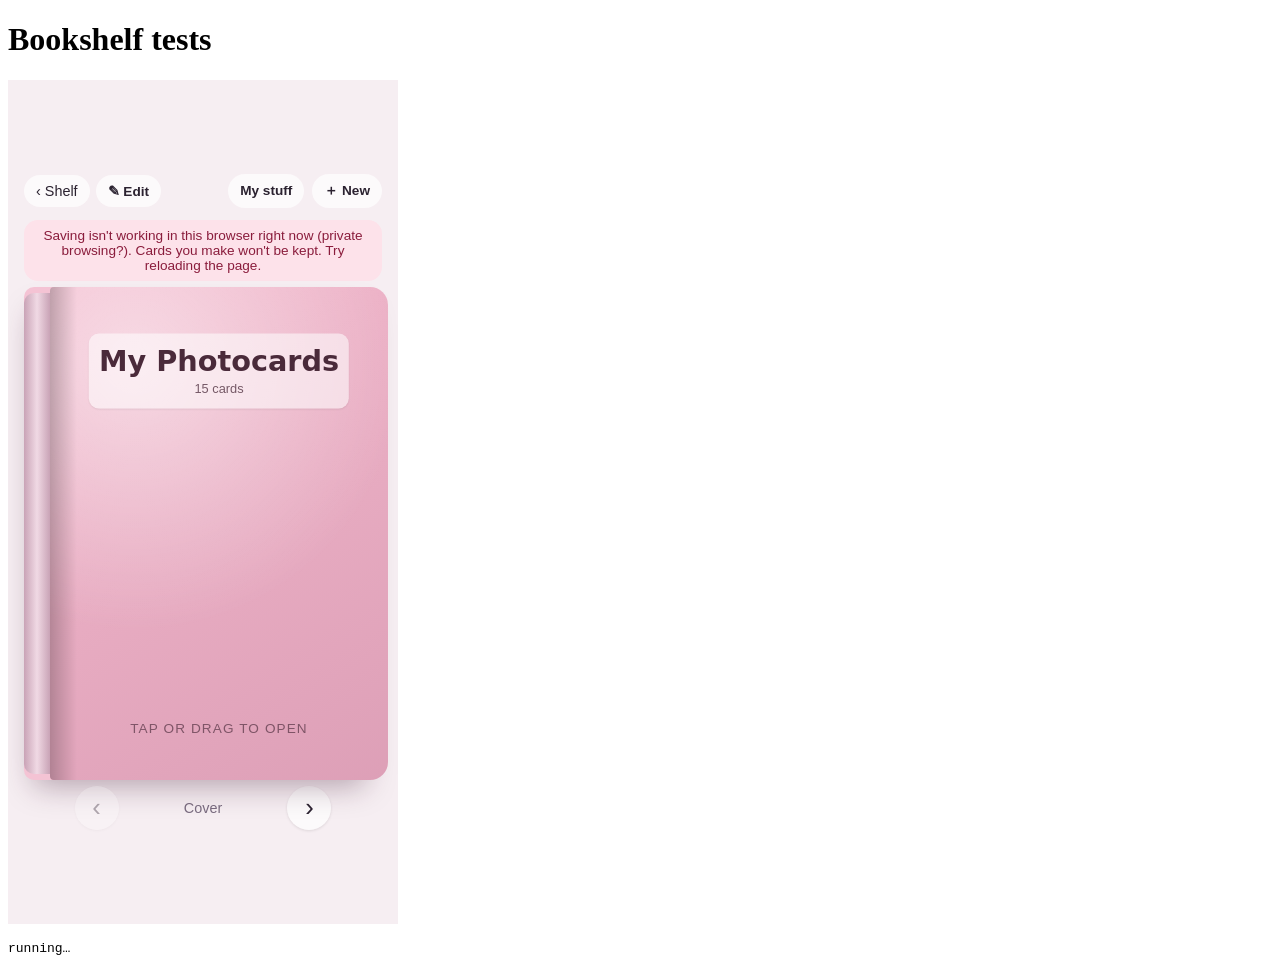
<file: tests/shelf-test.html>
<!--
  Automated bookshelf tests (M10): many binders, the shelf, making, opening, moving cards
  between binders and deleting a binder.
  Run:  python3 -m http.server 8765   (from the project folder)
  Open: http://localhost:8765/tests/shelf-test.html  → every line should say PASS.
  Uses made-up test pictures, never real photos. Runs with ?memory (no saved data touched).
-->
<!doctype html><meta charset="utf-8"><body>
<h1>Bookshelf tests</h1>
<iframe id="f" style="width:390px;height:844px;border:0"></iframe>
<pre id="out">running…</pre>
<script type="module">
import { newBinder, saveNewBinder, placeInNextPocket, moveCard, deleteBinder, deleteCard, findCard } from '/src/storage/collection.js';
import { getAll } from '/src/storage/db.js';
import { countCards } from '/src/binder/layout.js';

const out = document.getElementById('out');
const results = [];
const wait = (ms) => new Promise((r) => setTimeout(r, ms));
const check = (name, ok, extra = '') => results.push(`${ok ? 'PASS' : 'FAIL'} ${name}${ok ? '' : '  ← ' + extra}`);
let win, doc;

async function until(test, ms = 8000) {
  for (let t = 0; t < ms; t += 50) { if (test()) return true; await wait(50); }
  return false;
}

function testPicture(hue) {
  const c = document.createElement('canvas'); c.width = 900; c.height = 1300;
  const g = c.getContext('2d'); g.fillStyle = `hsl(${hue} 80% 50%)`; g.fillRect(0, 0, 900, 1300);
  return new Promise((r) => c.toBlob((b) => r(new File([b], 'p.png', { type: 'image/png' })), 'image/png'));
}

async function makeCard(hue) {
  doc.querySelector('[data-action="new"]').click(); doc.querySelector('[data-make="card"]').click();
  await until(() => doc.querySelector('input.photo-picker'));
  const input = doc.querySelector('input.photo-picker');
  const dt = new win.DataTransfer();
  dt.items.add(new win.File([await testPicture(hue)], 'p.png', { type: 'image/png' }));
  input.files = dt.files;
  input.dispatchEvent(new win.Event('change'));
  await until(() => doc.querySelector('.crop__img')?.naturalWidth > 0);
  for (let i = 0; i < 3; i++) { doc.querySelector('dialog[open] .workshop__primary').click(); await wait(400); }
  await until(() => !doc.querySelector('dialog[open]'));
}

const label = () => doc.querySelector('.page-nav__label')?.textContent;
const shelf = () => doc.querySelector('.shelf-view');
const shelfNames = () => [...doc.querySelectorAll('.shelf__name')].map((n) => n.textContent.trim()).filter(Boolean);
const editor = () => doc.querySelector('dialog.cover-editor[open]');

// Close the binder (if it's open), then put it back on the shelf
async function toShelf() {
  await wait(800);
  const back = doc.querySelector('.toolbar__back');
  if (back && !back.hidden) { back.click(); await until(() => !doc.querySelector('.toolbar__shelf').hidden, 3000); }
  doc.querySelector('.toolbar__shelf').click();
  await until(() => shelf());
}

// Tap a slot on the shelf: the first tap brings it to the middle, the second uses it
async function tapTwice(button) {
  button.click(); await wait(100); button.click();
}

try {
  // ---------- The data ----------
  const nine = newBinder({ layout: '3x3' });
  check('a 3 × 3 binder has 9 pockets a page; an unknown layout is 2 × 2', nine.pages[0].slots.length === 9 && newBinder({ layout: 'x' }).pages[0].slots.length === 4);
  const a = newBinder({ name: 'A' });
  const b = newBinder({ name: 'B', layout: '3x3' });
  ['c1', 'c2', 'c3', 'c4', 'c5'].forEach((id) => placeInNextPocket(a, id));
  check('cards are counted', countCards(a) === 5 && countCards(b) === 0);
  const page = await moveCard(a, b, 'c5');
  check('moving a card empties its pocket and puts it in the other binder', page === 1 && !a.pages[1].slots.includes('c5') && b.pages[0].slots[0] === 'c5' && findCard([a, b], 'c5').binder === b);
  a.cover = { color: '#fff', window: { cardId: 'c5', shape: 'heart' } };
  b.pages.push({ id: 'j', kind: 'journal', paper: 'plain', items: [{ kind: 'card', cardId: 'c5' }, { kind: 'card', cardId: 'c1' }] });
  await deleteCard([a, b], 'c5');
  check('deleting a card clears it from every binder (pocket, journal page, cover window)', !b.pages[0].slots.includes('c5') && b.pages[1].items.length === 1 && a.cover.window === null);
  await deleteBinder(a, b);
  check('deleting a binder moves its cards to the other one', countCards(b) === 4 && b.pages[0].slots.includes('c4') && b.pages[1].kind === 'journal', JSON.stringify(b.pages.map((p) => p.slots)));

  const list = [newBinder({ id: 'first' })];
  await saveNewBinder(list, newBinder({ id: 'second' }));
  const saved = (await getAll('binders')).map((x) => x.id);
  check('making a second binder also saves the first one (it may never have been saved)', ['first', 'second'].every((id) => saved.includes(id)) && list.length === 2);

  // ---------- In the app ----------
  await new Promise((r) => { f.onload = r; f.src = '/index.html?memory'; });
  win = f.contentWindow; doc = win.document;
  win.requestAnimationFrame = (cb) => setTimeout(() => cb(win.performance.now()), 16);
  win.cancelAnimationFrame = (id) => clearTimeout(id);
  const scrollTo = win.Element.prototype.scrollTo; // (headless browsers don't glide)
  win.Element.prototype.scrollTo = function (o) { scrollTo.call(this, { ...o, behavior: 'auto' }); };
  win.confirm = () => true;
  await until(() => doc.querySelector('.book'), 20000);

  check('the closed binder has a ‹ Shelf button', !doc.querySelector('.toolbar__shelf').hidden && !doc.querySelector('.toolbar__edit').hidden);
  await toShelf();
  check('the shelf shows your binder and a space for a new one', shelfNames().join() === 'My Photocards' && !!doc.querySelector('.shelf__new') && label() === '1 of 1', shelfNames().join());

  // ---------- A new binder ----------
  await tapTwice(doc.querySelector('.shelf__new'));
  await until(() => editor());
  check('＋ New binder opens the cover editor with a choice of pockets', doc.querySelector('#cover-editor-title').textContent === 'New binder'
    && !!editor().querySelector('input[name="layout"][value="3x3"]') && !editor().querySelector('.cover-editor__delete'));
  const name = editor().querySelector('input[name="name"]');
  name.value = 'Seventeen'; name.dispatchEvent(new win.Event('input'));
  editor().querySelector('input[name="layout"][value="3x3"]').click();
  editor().querySelector('input[name="material"][value="pu"]').click();
  editor().querySelector('.workshop__primary').click();
  await until(() => !editor());
  await until(() => doc.querySelector('.book'));
  check('Make binder opens the new binder on its cover', doc.querySelector('.toolbar__title').textContent === 'Seventeen' && !!doc.querySelector('.cover-face.cover-design--pu'));

  await makeCard(300);
  check('a new card goes in the open binder, on a 3 × 3 page', doc.querySelector('.toolbar__title').textContent === 'Seventeen' && doc.querySelectorAll('.leaf__face--front .page--3x3 .pocket').length === 9);

  await toShelf();
  check('back on the shelf: two binders, the one you were in is in the middle', shelfNames().join() === 'My Photocards,Seventeen' && label() === '2 of 2'
    && doc.querySelector('.shelf__slot.is-centered .shelf__count').textContent === '1 card', `${shelfNames()} ${label()}`);
  doc.querySelector('[data-dir="prev"]').click();
  check('the arrows look along the shelf', label() === '1 of 2');

  // A mouse can drag the shelf; letting go settles on the nearest binder, and isn't a tap
  const track = doc.querySelector('.shelf__track');
  const first = doc.querySelector('.shelf__binder');
  const r = first.getBoundingClientRect();
  const mouse = (type, x) => first.dispatchEvent(new win.PointerEvent(type, { bubbles: true, pointerId: 7, pointerType: 'mouse', isPrimary: true, button: 0, buttons: type === 'pointerup' ? 0 : 1, clientX: x, clientY: r.top + 20 }));
  mouse('pointerdown', r.left + 100);
  mouse('pointermove', r.left + 60);
  check('dragging with a mouse slides the shelf', track.classList.contains('is-dragging') && track.scrollLeft > 30, String(track.scrollLeft));
  mouse('pointermove', r.left - 120);
  mouse('pointerup', r.left - 120);
  first.click(); // the click that comes with letting go
  await wait(1200); // (snapping comes back once the glide is over)
  check('letting go settles on the nearest binder (and doesn\'t open one)', label() === '2 of 2' && !track.classList.contains('is-dragging') && !!shelf(), label());
  const before = track.scrollLeft;
  mouse('pointerdown', r.left + 100);
  first.dispatchEvent(new win.PointerEvent('pointermove', { bubbles: true, pointerId: 7, pointerType: 'mouse', isPrimary: true, buttons: 0, clientX: r.left - 100, clientY: r.top }));
  check('after letting go outside the shelf, moving the mouse doesn\'t drag it', track.scrollLeft === before && !track.classList.contains('is-dragging'));
  doc.querySelector('[data-dir="prev"]').click();

  // Open the first binder
  doc.querySelector('.shelf__binder').click();
  await until(() => doc.querySelector('.book'), 3000);
  check('tapping the binder in the middle opens it', doc.querySelector('.toolbar__title').textContent === 'My Photocards');

  // ---------- Move a card ----------
  doc.querySelector('[data-action="list"]').click();
  await until(() => doc.querySelector('dialog.my-cards[open]'));
  doc.querySelector('.my-cards__item [data-action="move"]').click();
  await until(() => doc.querySelector('dialog.make-menu[open]'));
  const options = [...doc.querySelectorAll('dialog.make-menu .make-menu__option')];
  check('Move asks which binder (not the one it\'s in)', options.map((o) => o.firstChild.textContent).join() === 'My Photocards,Seventeen' && options[1].disabled && !options[0].disabled);
  options[0].click();
  await wait(500);
  doc.querySelector('.my-cards__close').click();
  await until(() => !doc.querySelector('dialog[open]'));
  await wait(300);
  doc.querySelector('.cover-face').click();
  await wait(1200);
  check('the card moved into this binder', doc.querySelectorAll('.leaf__face--front .page--2x2 .card').length === 1, label());

  // ---------- Delete a binder ----------
  await toShelf();
  await tapTwice(doc.querySelectorAll('.shelf__binder')[1]);
  await until(() => doc.querySelector('.toolbar__title')?.textContent === 'Seventeen', 3000);
  await wait(500);
  doc.querySelector('.toolbar__edit').click();
  await until(() => editor());
  check('editing a binder (with another one left) offers Delete binder, not pockets', !!editor().querySelector('.cover-editor__delete') && !editor().querySelector('input[name="layout"]'));
  editor().querySelector('.cover-editor__delete').click();
  await until(() => shelf(), 3000);
  check('deleting it goes back to the shelf with one binder left', shelfNames().join() === 'My Photocards', shelfNames().join());
  check('its cards weren\'t deleted', doc.querySelector('.shelf__count').textContent === '1 card');
  doc.querySelector('.shelf__binder').click();
  await until(() => doc.querySelector('.book'), 3000);
  await wait(500);
  doc.querySelector('.toolbar__edit').click();
  await until(() => editor());
  check('your only binder can\'t be deleted', !editor().querySelector('.cover-editor__delete'));
  editor().querySelector('.cover-editor__cancel').click();
} catch (e) {
  results.push('ERROR ' + e.stack);
}
out.textContent = results.join('\n');
out.dataset.done = 1;
</script>
</file>
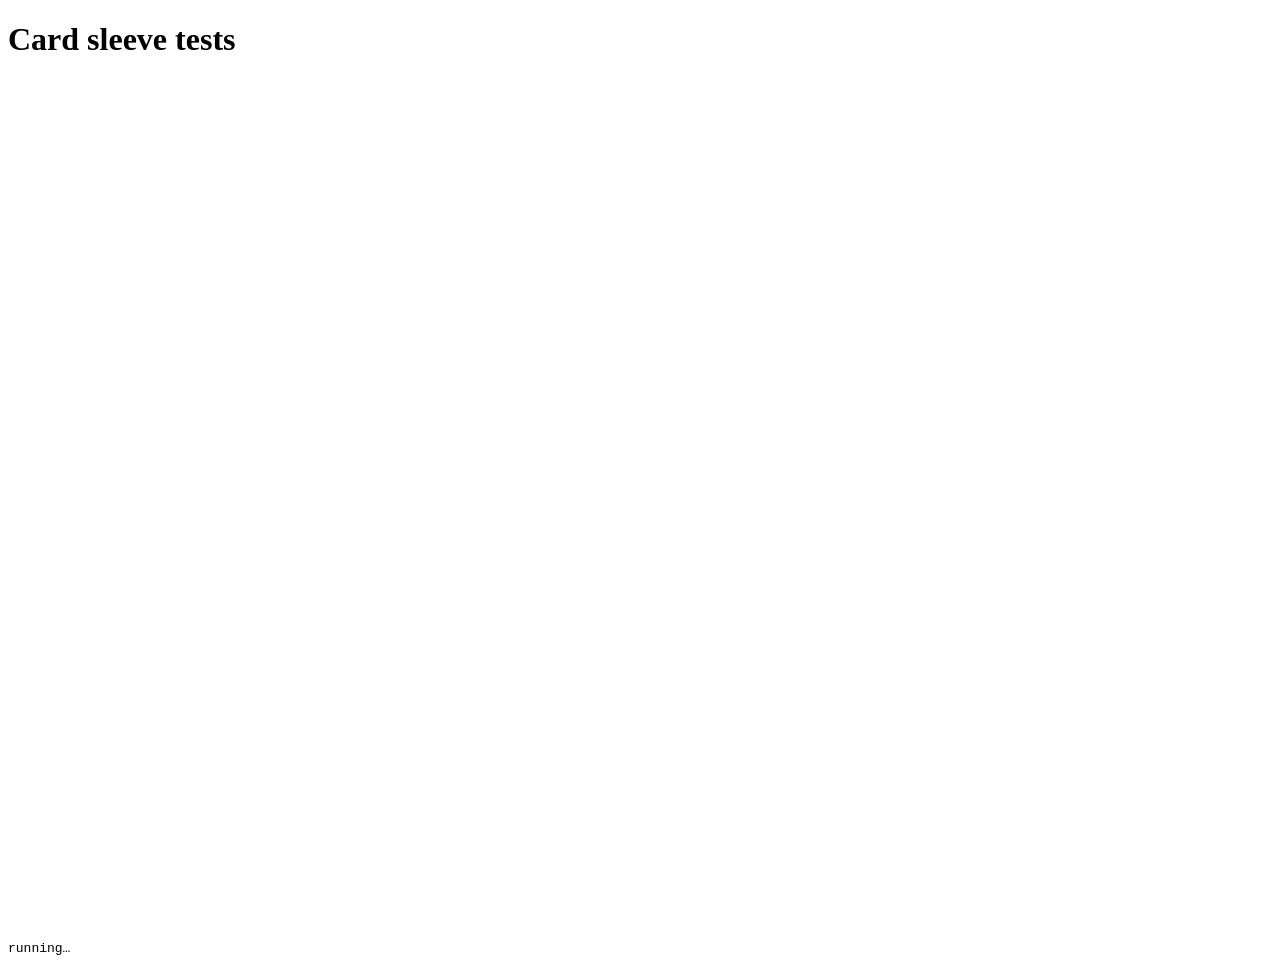
<file: tests/sleeve-test.html>
<!--
  Automated card sleeve tests (M9): drawing each kind of sleeve, making one in the app,
  picking it up, editing it, putting it on a journal page, and deleting.
  Run:  python3 -m http.server 8765   (from the project folder)
  Open: http://localhost:8765/tests/sleeve-test.html  → every line should say PASS.
  Uses made-up test pictures, never real photos. Runs with ?memory (no saved data touched).
-->
<!doctype html><meta charset="utf-8"><body>
<h1>Card sleeve tests</h1>
<iframe id="f" style="width:390px;height:844px;border:0"></iframe>
<pre id="out">running…</pre>
<script type="module">
import { createCardSleeve, sleeveOf, sleeveRatio, newSleeve, startColor, STYLES, ANIMALS } from '/src/merch/CardSleeve.js';
import { createCharmSwing } from '/src/merch/charmSwing.js';
import { deleteCard } from '/src/storage/collection.js';

const out = document.getElementById('out');
const results = [];
const wait = (ms) => new Promise((r) => setTimeout(r, ms));
const check = (name, ok, extra = '') => results.push(`${ok ? 'PASS' : 'FAIL'} ${name}${ok ? '' : '  ← ' + extra}`);
let win, doc;

async function until(test, ms = 8000) {
  for (let t = 0; t < ms; t += 50) { if (test()) return true; await wait(50); }
  return false;
}

function testPicture(hue) {
  const c = document.createElement('canvas'); c.width = 900; c.height = 1300;
  const g = c.getContext('2d'); g.fillStyle = `hsl(${hue} 80% 50%)`; g.fillRect(0, 0, 900, 1300);
  return new Promise((r) => c.toBlob((b) => r(new File([b], 'p.png', { type: 'image/png' })), 'image/png'));
}

async function givePhoto(hue) {
  await until(() => doc.querySelector('input.photo-picker'));
  const input = doc.querySelector('input.photo-picker');
  const dt = new win.DataTransfer();
  dt.items.add(new win.File([await testPicture(hue)], 'p.png', { type: 'image/png' }));
  input.files = dt.files;
  input.dispatchEvent(new win.Event('change'));
}

async function makeCard(hue) {
  doc.querySelector('[data-action="new"]').click(); doc.querySelector('[data-make="card"]').click();
  await givePhoto(hue);
  await until(() => doc.querySelector('.crop__img')?.naturalWidth > 0);
  for (let i = 0; i < 3; i++) { doc.querySelector('dialog[open] .workshop__primary').click(); await wait(400); }
  await until(() => !doc.querySelector('dialog[open]'));
}

const editor = () => doc.querySelector('dialog.sleeve-editor[open]');
const shelf = () => doc.querySelector('dialog.my-cards[open]');
const pick = (name, value) => doc.querySelector(`dialog.sleeve-editor input[name="${name}"][value="${value}"]`).click();
const previewSleeve = () => doc.querySelector('.sleeve-editor__preview .card-sleeve');

try {
  // ---------- Drawing ----------
  const card = { id: 'c', front: new Blob(), back: { color: '#fff', pattern: 'plain', text: '' } };
  for (const style of STYLES) {
    const el = createCardSleeve({ kind: 'sleeve', style: style.value, charm: 'star' }, card);
    const slot = el.querySelector('.card-sleeve__card');
    check(`${style.name}: the card sits inside, with a charm`, el.classList.contains(`card-sleeve--${style.value}`) && !!slot.querySelector('.card')
      && parseFloat(slot.style.width) > 60 && !!el.querySelector('.card-sleeve__charm svg'));
  }
  const fox = createCardSleeve({ kind: 'sleeve', style: 'plush', animal: 'fox', charm: 'none' }, card);
  check('plush animals have a face and fuzzy fur', fox.classList.contains('card-sleeve--fox') && !!fox.querySelector('.card-sleeve__eye')
    && /data:image\/png/.test(fox.style.getPropertyValue('--fur')) && !fox.querySelector('.card-sleeve__charm'));
  const back = createCardSleeve({ kind: 'sleeve', style: 'plush', animal: 'bear', charm: 'heart' }, card, { side: 'back' });
  check('the back of a plush sleeve has no window, card or face', !back.querySelector('.card-sleeve__card') && !back.querySelector('.card-sleeve__window') && !back.querySelector('.card-sleeve__eye'));
  const topBack = createCardSleeve({ kind: 'sleeve', style: 'toploader' }, card, { side: 'back' });
  check('the back of a clear toploader shows the card\'s back', !!topBack.querySelector('.card-sleeve__card .card-back'));
  const odd = sleeveOf({ kind: 'sleeve', style: 'nope', charm: 'nope', color: 'red' });
  check('unknown settings fall back to a plain toploader', odd.style === 'toploader' && odd.charm === 'none' && /^#/.test(odd.color));
  check('a fox starts orange, a puppy white', startColor('plush', 'fox') === ANIMALS[1].color && startColor('plush', 'puppy') === '#fbf8f4');
  check('a plush sleeve is taller than a toploader (ears and face)', sleeveRatio({ style: 'plush' }) < sleeveRatio({ style: 'toploader' }));
  const stuck = createCardSleeve({ ...newSleeve('c'), stickers: [{ id: 's', kind: 'builtin', name: 'star', x: 0.5, y: 0.5, scale: 1, rotation: 0 }] }, card);
  check('stickers are drawn on the sleeve', stuck.querySelectorAll('.card-sleeve__stickers .sticker').length === 1);
  const empty = createCardSleeve(newSleeve('gone'), undefined);
  check('a sleeve whose card is missing is drawn empty', !!empty.querySelector('.card-sleeve__card--empty'));

  // The charm swings towards "down" and settles
  window.requestAnimationFrame = (cb) => setTimeout(() => cb(performance.now()), 16); // headless browsers may not run frames
  const charmEl = document.createElement('div');
  const swing = createCharmSwing([charmEl]);
  swing.setGravity(-1, 0.2); // down is to the left: it swings that way (clockwise)
  await wait(1500);
  check('the charm hangs the way down is', parseFloat(charmEl.style.getPropertyValue('--swing')) > 40, charmEl.style.getPropertyValue('--swing'));
  swing.stop();

  // Deleting a card deletes its sleeves too (and takes them off journal pages)
  const binder = { id: 'test', pages: [{ id: 'p', slots: ['k1', null] }, { id: 'j', kind: 'journal', items: [{ kind: 'merch', merchId: 's1' }, { kind: 'merch', merchId: 's2' }] }] };
  await deleteCard([binder], 'k1', ['s1']);
  check('deleting a card takes its sleeve off journal pages', binder.pages[0].slots[0] === null && binder.pages[1].items.length === 1 && binder.pages[1].items[0].merchId === 's2');

  // ---------- In the app ----------
  await new Promise((r) => { f.onload = r; f.src = '/index.html?memory&open'; });
  win = f.contentWindow; doc = win.document;
  win.requestAnimationFrame = (cb) => setTimeout(() => cb(win.performance.now()), 16);
  win.cancelAnimationFrame = (id) => clearTimeout(id);
  win.confirm = () => true;
  await until(() => doc.querySelector('.book'), 20000);

  // Without cards, the editor says to make one first and can't save
  doc.querySelector('[data-action="new"]').click(); await wait(100);
  check('＋ New offers a card sleeve', !!doc.querySelector('.make-menu [data-make="sleeve"]'));
  doc.querySelector('[data-make="sleeve"]').click();
  await until(() => editor());
  check('with no photocards, it asks for one first', /Make a photocard first/.test(editor().textContent) && editor().querySelector('.workshop__primary').disabled);
  editor().querySelector('.sleeve-editor__cancel').click();
  await until(() => !editor());

  await makeCard(0);
  await makeCard(200);

  doc.querySelector('[data-action="new"]').click(); await wait(100);
  doc.querySelector('[data-make="sleeve"]').click();
  await until(() => editor());
  check('a new sleeve starts as a toploader with your first card', doc.querySelector('#sleeve-editor-title').textContent === 'New card sleeve'
    && previewSleeve().classList.contains('card-sleeve--toploader') && !!previewSleeve().querySelector('.card')
    && doc.querySelector('.sleeve-editor__cards input:checked') === doc.querySelector('.sleeve-editor__cards input'));
  check('animal and pattern choices are hidden for a toploader', editor().querySelector('[data-for="plush"]').hidden && editor().querySelector('[data-for="puffy"]').hidden);

  pick('style', 'plush');
  check('Plush shows the animals and draws a bear', !editor().querySelector('[data-for="plush"]').hidden && previewSleeve().classList.contains('card-sleeve--bear'));
  pick('animal', 'fox');
  check('choosing the fox makes it orange', previewSleeve().classList.contains('card-sleeve--fox') && previewSleeve().style.getPropertyValue('--sleeve-color') === '#f2a65a'
    && editor().querySelector('input[name="color"]:checked')?.value === '#f2a65a');
  pick('animal', 'puppy');
  check('each animal comes in its own color until you choose one', previewSleeve().style.getPropertyValue('--sleeve-color') === '#fbf8f4');
  pick('animal', 'fox');
  pick('color', '#f7c6d9');
  check('then any color can be chosen', previewSleeve().style.getPropertyValue('--sleeve-color') === '#f7c6d9');
  pick('charm', 'moon');
  editor().querySelectorAll('.sleeve-editor__cards input')[1].click();
  editor().querySelector('[data-sticker="heart"]').click();
  check('charm, card and a sticker can be chosen', !!previewSleeve().querySelector('.card-sleeve__charm')
    && editor().querySelectorAll('.sleeve-editor__cards input')[1].checked
    && editor().querySelectorAll('.sleeve-editor__preview .sticker-layer .sticker').length === 1);
  pick('style', 'puffy');
  check('Puffy leather shows the patterns, and the sticker stays', !editor().querySelector('[data-for="puffy"]').hidden && editor().querySelector('[data-for="plush"]').hidden
    && previewSleeve().classList.contains('card-sleeve--pattern-dots') && editor().querySelectorAll('.sleeve-editor__preview .sticker-layer .sticker').length === 1);
  pick('pattern', 'cakes');
  pick('style', 'plush');
  check('a color you chose stays when you change the kind of sleeve', previewSleeve().style.getPropertyValue('--sleeve-color') === '#f7c6d9');
  editor().querySelector('.workshop__primary').click();
  await until(() => shelf(), 5000);
  check('saved: My stuff opens on the Sleeves tab', doc.querySelector('.my-cards__tab[aria-selected="true"]')?.dataset.tab === 'sleeves'
    && doc.querySelectorAll('.my-cards__item').length === 1);
  const thumb = doc.querySelector('.my-cards__thumb--sleeve .card-sleeve');
  check('saved: a pink fox with a moon charm and the second card', thumb?.classList.contains('card-sleeve--fox') && thumb.style.getPropertyValue('--sleeve-color') === '#f7c6d9'
    && !!thumb.querySelector('.card-sleeve__charm') && thumb.querySelectorAll('.card-sleeve__stickers .sticker').length === 1);

  // Pick it up
  doc.querySelector('.my-cards__thumb--sleeve').click();
  await until(() => doc.querySelector('dialog.viewer[open]'));
  const viewer = doc.querySelector('dialog.viewer[open]');
  check('picking it up shows the sleeve, front and back', viewer.classList.contains('viewer--shape-sleeve')
    && !!viewer.querySelector('.viewer__face--front .card-sleeve--front .card') && !!viewer.querySelector('.viewer__face--back .card-sleeve--back'));
  viewer.querySelector('.viewer__close').click();
  await until(() => !doc.querySelector('dialog.viewer[open]'), 3000);

  // Edit it again; Cancel keeps it as it was
  doc.querySelector('.my-cards__item [data-action="edit"]').click();
  await until(() => editor());
  check('Edit opens it with its settings', doc.querySelector('#sleeve-editor-title').textContent === 'Edit card sleeve'
    && editor().querySelector('input[name="animal"]:checked')?.value === 'fox' && editor().querySelector('input[name="charm"]:checked')?.value === 'moon');
  pick('style', 'fabric');
  editor().querySelector('.sleeve-editor__cancel').click();
  await until(() => !editor());
  doc.querySelector('[data-action="list"]').click();
  await until(() => shelf());
  check('Cancel keeps it a fox', doc.querySelector('.my-cards__thumb--sleeve .card-sleeve--fox') !== null);
  doc.querySelector('.my-cards__item [data-action="edit"]').click();
  await until(() => editor());
  pick('style', 'fabric');
  editor().querySelector('.workshop__primary').click();
  await until(() => shelf(), 5000);
  check('Save after editing keeps the change (one sleeve, now fabric)', doc.querySelectorAll('.my-cards__item').length === 1 && !!doc.querySelector('.my-cards__thumb--sleeve .card-sleeve--fabric'));
  doc.querySelector('.my-cards__close').click();
  await until(() => !doc.querySelector('dialog[open]'));

  // ---------- On a journal page ----------
  doc.querySelector('[data-action="new"]').click(); await wait(100);
  doc.querySelector('[data-make="journal"]').click();
  await until(() => doc.querySelector('dialog.journal-editor[open]'));
  const sleeveBtn = doc.querySelector('.journal-editor__thing--sleeve');
  check('the journal editor offers your sleeve', !!sleeveBtn?.querySelector('.card-sleeve'));
  sleeveBtn.click();
  doc.querySelector('dialog.journal-editor .workshop__primary').click();
  await until(() => doc.querySelector('.leaf__face--front .page--journal .piece--sleeve'), 4000);
  const piece = doc.querySelector('.leaf__face--front .page--journal .piece--sleeve');
  check('the sleeve is on the journal page', !!piece?.querySelector('.card-sleeve--fabric .card'));
  piece.querySelector('[data-merch-id]').click();
  await until(() => doc.querySelector('dialog.viewer[open]'));
  check('tapping it on the page picks it up', !!doc.querySelector('dialog.viewer[open].viewer--shape-sleeve'));
  doc.querySelector('.viewer__close').click();
  await until(() => !doc.querySelector('dialog.viewer[open]'), 3000);

  // ---------- Deleting its card deletes the sleeve too (after saying so) ----------
  let question = '';
  win.confirm = (q) => { question = q; return true; };
  doc.querySelector('[data-action="list"]').click();
  await until(() => shelf());
  doc.querySelector('.my-cards__tab[data-tab="cards"]').click();
  doc.querySelectorAll('.my-cards__item [data-action="delete"]')[1].click();
  await until(() => doc.querySelectorAll('.my-cards__item').length === 1);
  check('deleting the card warns about its sleeve', /in a card sleeve, which will be deleted too/.test(question), question);
  doc.querySelector('.my-cards__tab[data-tab="sleeves"]').click();
  check('the sleeve is gone from My stuff', /No card sleeves yet/.test(doc.querySelector('.my-cards__list').textContent));
  doc.querySelector('.my-cards__close').click();
  await until(() => !doc.querySelector('dialog[open]'));
  await wait(300);
  check('and from the journal page', !doc.querySelector('.piece--sleeve'));
} catch (e) {
  results.push('ERROR ' + e.stack);
}
out.textContent = results.join('\n');
out.dataset.done = 1;
</script>
</file>
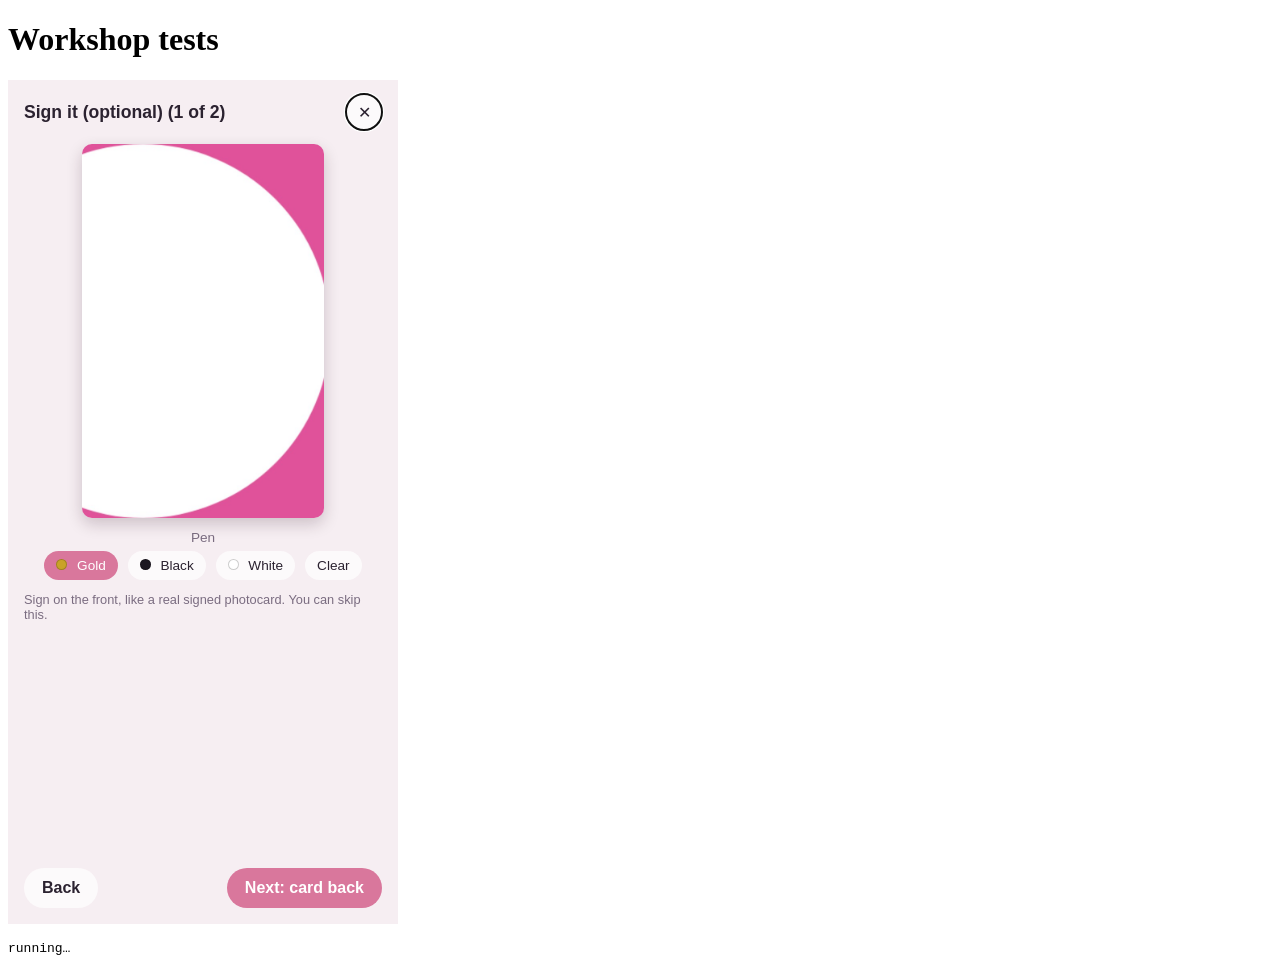
<file: tests/workshop-test.html>
<!--
  Automated photocard-workshop tests (M4).
  Run:  python3 -m http.server 8765   (from the project folder)
  Open: http://localhost:8765/tests/workshop-test.html  → every line should say PASS.
  Uses made-up test pictures (colored shapes), never real photos.
  Note: this deletes the app's saved cards on this browser (localhost only).
-->
<!doctype html><meta charset="utf-8"><body>
<h1>Workshop tests</h1>
<iframe id="f" style="width:390px;height:844px;border:0"></iframe>
<pre id="out">running…</pre>
<script type="module">
import { placement, clampCrop, zoomCrop, panCrop } from '/src/workshop/crop.js';
import { newBinder, placeInNextPocket } from '/src/storage/collection.js';
import { CARD_WIDTH, CARD_HEIGHT } from '/src/workshop/imageTools.js';

const out = document.getElementById('out');
const results = [];
const wait = (ms) => new Promise((r) => setTimeout(r, ms));
const check = (name, ok, extra = '') => results.push(`${ok ? 'PASS' : 'FAIL'} ${name}${ok ? '' : '  ← ' + extra}`);
const near = (a, b, eps = 0.5) => Math.abs(a - b) <= eps;
let win, doc;

// A made-up test picture: a colored background with a white circle
function testPicture(w, h, hue, name) {
  const c = document.createElement('canvas');
  c.width = w; c.height = h;
  const g = c.getContext('2d');
  g.fillStyle = `hsl(${hue} 70% 60%)`; g.fillRect(0, 0, w, h);
  g.fillStyle = '#fff'; g.beginPath(); g.arc(w / 2, h / 2, Math.min(w, h) / 4, 0, 7); g.fill();
  return new Promise((r) => c.toBlob((b) => r(new File([b], name, { type: 'image/png' })), 'image/png'));
}

async function load(q = '') {
  await new Promise((r) => { f.onload = r; f.src = '/index.html?memory&' + q; });
  win = f.contentWindow; doc = win.document;
  // Wait for the binder (saved data loads first)
  for (let i = 0; i < 400 && !doc.querySelector('.book'); i++) await wait(50);
}

async function until(test, ms = 8000) {
  for (let t = 0; t < ms; t += 50) { if (test()) return true; await wait(50); }
  return false;
}

// Choose photos in the "＋ New card" file picker
async function choosePhotos(files) {
  doc.querySelector('[data-action="new"]').click(); doc.querySelector('[data-make="card"]').click();
  const input = doc.querySelector('input[type=file]');
  const dt = new win.DataTransfer();
  for (const file of files) dt.items.add(new win.File([file], file.name, { type: file.type }));
  input.files = dt.files;
  input.dispatchEvent(new win.Event('change'));
  await until(() => doc.querySelector('.workshop .crop__img')?.complete && doc.querySelector('.crop__img').naturalWidth > 0);
  await wait(100);
}

const dialog = () => doc.querySelector('dialog.workshop[open]');
const primary = () => doc.querySelector('.workshop__primary');
const title = () => doc.querySelector('.workshop__title')?.textContent;
const label = () => doc.querySelector('.page-nav__label').textContent;
const photoCards = () => doc.querySelectorAll('.leaf:not([hidden]) .card--photo').length;

try {
  // ---------- Crop maths ----------
  const img = { width: 2000, height: 1000 }; // a wide photo
  const frame = { width: 110, height: 170 };
  let box = placement(img, frame, { zoom: 1, x: 0, y: 0 });
  check('crop: zoom 1 exactly covers the frame height', near(box.height, 170) && box.width >= 110, JSON.stringify(box));
  let c = clampCrop(img, frame, { zoom: 1, x: 5, y: 5 });
  box = placement(img, frame, c);
  check('crop: dragging too far never leaves a gap', box.left <= 0.01 && box.left + box.width >= 109.99 && near(box.top, 0), JSON.stringify(box));
  c = zoomCrop(img, frame, { zoom: 1, x: 0, y: 0 }, 2, 30, 40);
  const before = placement(img, frame, { zoom: 1, x: 0, y: 0 });
  box = placement(img, frame, c);
  const u0 = (30 - before.left) / before.width, u1 = (30 - box.left) / box.width;
  check('crop: zooming keeps the pinch point under the fingers', near(u0, u1, 0.002) && c.zoom === 2, `${u0} vs ${u1}`);
  check('crop: zoom stays between 1 and 5', zoomCrop(img, frame, c, 100).zoom === 5 && zoomCrop(img, frame, c, 0.01).zoom === 1);
  const sameAtTwoSizes = (() => {
    const crop = panCrop(img, frame, { zoom: 1.7, x: 0, y: 0 }, 12, -8);
    const a = placement(img, frame, crop), b = placement(img, { width: 600, height: 600 * 170 / 110 }, crop);
    return near(a.left / frame.width, b.left / 600, 0.001);
  })();
  check('crop: the saved card matches what you saw on screen', sameAtTwoSizes);

  // ---------- Pockets ----------
  const binder = newBinder();
  const pages = ['a', 'b', 'c', 'd', 'e'].map((id) => placeInNextPocket(binder, id));
  check('5th card starts a new page', pages.join() === '1,1,1,1,2' && binder.pages.length === 2, pages.join());

  // ---------- The workshop, end to end ----------
  f.src = 'about:blank'; await wait(100);
  await new Promise((r) => { const req = indexedDB.deleteDatabase('pocket-fandom'); req.onsuccess = req.onerror = req.onblocked = r; setTimeout(r, 1500); });

  await load('');
  check('first visit: sample cards with a hint', !!doc.querySelector('.notice') && label() === 'Cover', doc.querySelector('.notice')?.textContent);
  const memoryOnly = !!doc.querySelector('.notice--warning'); // this browser isn't letting the app save

  const photos = [await testPicture(1200, 900, 330, 'a.png'), await testPicture(800, 1400, 200, 'b.png')];
  await choosePhotos(photos);
  check('choosing 2 photos opens the workshop', !!dialog() && title() === 'New card (1 of 2)', title());
  const shown = doc.querySelector('.crop__img');
  check('the photo shows in the crop frame', shown.complete && shown.naturalWidth === 1200, `naturalWidth ${shown.naturalWidth}`);

  // Drag the photo a little, then zoom with the slider
  const area = doc.querySelector('.crop');
  const r = area.getBoundingClientRect();
  const pe = (type, x) => area.dispatchEvent(new win.PointerEvent(type, { bubbles: true, pointerId: 9, isPrimary: true, clientX: x, clientY: r.top + r.height / 2 }));
  await until(() => doc.querySelector('.crop__img').style.left);
  const left0 = parseFloat(doc.querySelector('.crop__img').style.left);
  pe('pointerdown', r.left + 150); pe('pointermove', r.left + 120); pe('pointerup', r.left + 120);
  const left1 = parseFloat(doc.querySelector('.crop__img').style.left);
  check('dragging moves the photo', left1 < left0, `${left0} → ${left1}`);
  const zoom = doc.querySelector('.workshop__zoom input');
  zoom.value = '2'; zoom.dispatchEvent(new win.Event('input'));
  check('zoom slider zooms in', parseFloat(doc.querySelector('.crop__img').style.width) > 300);

  primary().click(); await wait(300);
  check('next: signature step (optional)', title() === 'Sign it (optional) (1 of 2)', title());
  primary().click(); await wait(300); // skip signing
  check('next: card back step', title() === 'Card back & finish (1 of 2)' && primary().textContent === 'Save & next', title());
  doc.querySelector('input[name="back-color"][value="#cfe3ff"]').click();
  doc.querySelector('input[name="back-pattern"][value="stripes"]').click();
  const text = doc.querySelector('.workshop__text input');
  text.value = '<b>Mina</b> 2026'; text.dispatchEvent(new win.Event('input'));
  const backEl = doc.querySelector('.back-preview__back .card-back');
  check('back preview shows color, pattern and text (as plain text)',
    backEl.classList.contains('card-back--stripes') && backEl.textContent === '<b>Mina</b> 2026' && !backEl.querySelector('b'));

  primary().click();
  await until(() => title() === 'New card (2 of 2)');
  check('save & next → second photo', title() === 'New card (2 of 2)', title());
  primary().click(); await wait(300);
  primary().click(); await wait(300); // skip signing
  const color2 = doc.querySelector('input[name="back-color"]:checked')?.value;
  check('second card starts with the same back', color2 === '#cfe3ff', color2);
  primary().click();
  await until(() => !dialog());
  await until(() => photoCards() === 2);

  check('both cards are in the binder, on page 1', photoCards() === 2 && label() === 'Page 1 of 1', `${photoCards()} cards, ${label()}`);
  check('the sample hint is gone', !doc.querySelector('.notice:not(.notice--warning)'));

  // Saved image size
  const front = doc.querySelector('.card--photo img');
  await until(() => front.complete && front.naturalWidth > 0);
  check(`saved card is ${CARD_WIDTH}×${CARD_HEIGHT}`, front.naturalWidth === CARD_WIDTH && front.naturalHeight === CARD_HEIGHT, `${front.naturalWidth}×${front.naturalHeight}`);

  // ---------- My cards: edit & delete ----------
  doc.querySelector('[data-action="list"]').click(); await wait(100);
  check('My cards lists both cards', doc.querySelectorAll('.my-cards__item').length === 2);
  doc.querySelector('.my-cards__item [data-action="edit"]').click();
  await until(() => doc.querySelector('.workshop .crop__img')?.naturalWidth > 0);
  check('edit opens the workshop on that card', title() === 'Edit card', title());
  primary().click(); await wait(300);
  primary().click(); // skip signing
  await until(() => title() === 'Card back & finish');
  const t2 = doc.querySelector('.workshop__text input');
  check('edit remembers the card back text', t2.value === '<b>Mina</b> 2026', t2.value);
  t2.value = 'Edited'; t2.dispatchEvent(new win.Event('input'));
  primary().click();
  await until(() => !dialog());
  await wait(200);
  check('edited card stays in place (no extra card)', photoCards() === 2, photoCards());

  win.confirm = () => true;
  doc.querySelector('[data-action="list"]').click(); await wait(100);
  doc.querySelectorAll('.my-cards__item [data-action="delete"]')[1].click();
  await until(() => doc.querySelectorAll('.my-cards__item').length === 1);
  check('delete removes the card', doc.querySelectorAll('.my-cards__item').length === 1);
  doc.querySelector('.my-cards__close').click(); await wait(200);
  check('binder has 1 card left', photoCards() === 1, photoCards());

  // ---------- Review fixes ----------
  const notice = doc.querySelector('.notice');
  const noticeH = parseFloat(doc.querySelector('.binder-view').style.getPropertyValue('--notice-h'));
  check('pages make room for the notice\'s real height', !notice || near(noticeH, notice.offsetHeight + 12, 1), `${noticeH} vs ${notice?.offsetHeight}`);

  const labelBefore = label();
  doc.querySelector('[data-action="list"]').click(); await wait(100);
  doc.dispatchEvent(new win.KeyboardEvent('keydown', { key: 'ArrowLeft' })); await wait(800);
  check('arrow keys don\'t turn pages behind an open window', label() === labelBefore, `${labelBefore} → ${label()}`);
  doc.querySelector('.my-cards__close').click(); await wait(100);

  const broken = new File(['not a picture'], 'broken.jpg', { type: 'image/jpeg' });
  await choosePhotos([broken, await testPicture(900, 1200, 90, 'c.png')]);
  await until(() => title() === 'New card (2 of 2)');
  const err = doc.querySelector('.workshop__error');
  check('a photo that can\'t be opened is skipped, with a message', title() === 'New card (2 of 2)' && !err.hidden && /skipped/.test(err.textContent), `${title()} / ${err.textContent}`);
  doc.querySelector('.workshop__close').click(); await wait(100);

  doc.querySelector('[data-action="new"]').click(); doc.querySelector('[data-make="card"]').click();
  const input2 = doc.querySelector('input[type=file]');
  const dt2 = new win.DataTransfer(); dt2.items.add(new win.File(['nope'], 'x.jpg', { type: 'image/jpeg' }));
  input2.files = dt2.files; input2.dispatchEvent(new win.Event('change'));
  await until(() => doc.querySelector('.workshop__error')?.hidden === false);
  check('if no photo can be opened, the workshop explains and offers Close',
    doc.querySelector('.workshop__primary').hidden && doc.querySelector('.workshop__secondary').textContent === 'Close', doc.querySelector('.workshop__error').textContent);
  doc.querySelector('.workshop__secondary').click(); await wait(100);
  check('Close closes it', !dialog());

  doc.querySelector('[data-action="new"]').click(); doc.querySelector('[data-make="card"]').click();
  doc.querySelector('[data-action="new"]').click(); doc.querySelector('[data-make="card"]').click();
  check('a cancelled photo picker doesn\'t pile up', doc.querySelectorAll('input.photo-picker').length === 1, doc.querySelectorAll('input.photo-picker').length);

  // ---------- After a reload ----------
  await load('open');
  if (memoryOnly) {
    results.push('SKIP saved after reload: this browser blocks saving (in-memory mode), so persistence must be checked in a real browser');
  } else {
    check('the card is still there after reloading', photoCards() === 1, photoCards());
  }

  check('no errors on the page', !doc.querySelector('[role=alert]:not(.notice--warning):not([hidden])'));
} catch (e) {
  results.push('ERROR ' + e.stack);
}
out.textContent = results.join('\n');
out.dataset.done = 1;
</script>
</file>
<file: src/styles/base.css>
/* Colors and sizes shared by the whole app */
:root {
  --bg: #f6eef2;
  --ink: #2b2230;
  --muted: #7a6c80;
  --accent: #d9779c;
  --chip-bg: rgba(255, 255, 255, 0.7);
  --page-bg: #fdfbfc;
  --pocket-bg: #efe7ec;
  --pocket-stripe: #e8dee5;
  --pocket-edge: rgba(120, 90, 110, 0.18);
  --spine-dark: #c9a3b6;
  --spine-light: #f0d9e4;
  --ring: #c8c4cc;
  --radius: 14px;
  /* Space taken by the iPhone notch and home bar (0 elsewhere) */
  --safe-top: env(safe-area-inset-top, 0px);
  --safe-bottom: env(safe-area-inset-bottom, 0px);
  --safe-left: env(safe-area-inset-left, 0px);
  --safe-right: env(safe-area-inset-right, 0px);
  --font: -apple-system, BlinkMacSystemFont, "Segoe UI", Roboto, sans-serif;
  color-scheme: light dark;
}

@media (prefers-color-scheme: dark) {
  :root {
    --bg: #1c1720;
    --ink: #f3eaf1;
    --muted: #a898ad;
    --accent: #f08fb4;
    --chip-bg: rgba(255, 255, 255, 0.1);
    --page-bg: #2c2530;
    --pocket-bg: #3a3140;
    --pocket-stripe: #342c3a;
    --pocket-edge: rgba(255, 255, 255, 0.12);
    --spine-dark: #4a3a50;
    --spine-light: #6b5574;
    --ring: #9a95a0;
  }
}

* { box-sizing: border-box; }

html, body {
  margin: 0;
  height: 100%;
}

body {
  overflow-x: hidden; /* never scroll sideways */
  background: var(--bg);
  color: var(--ink);
  font-family: var(--font);
  -webkit-font-smoothing: antialiased;
  -webkit-tap-highlight-color: transparent;
}

#app {
  min-height: 100%;
  display: grid;
  place-items: center;
  padding:
    calc(16px + var(--safe-top))
    calc(16px + var(--safe-right))
    calc(16px + var(--safe-bottom))
    calc(16px + var(--safe-left));
}
</file>
<file: src/styles/binder.css>
/* ---------- Sizes ----------
   A 2×2 page is about 1.45× taller than it is wide.
   --page-w is the largest page width that fits the screen. It's worked out on
   .binder-view so that a notice above the binder (--notice-h, measured in Binder.js)
   shrinks the pages. */

:root {
  --spine-w: 34px;
  --page-ratio: 1.45;
  --chrome-h: calc(150px + var(--safe-top) + var(--safe-bottom)); /* toolbar + page arrows + spacing */
  --notice-h: 0px;
  --screen-h: 100vh;
}

@supports (height: 100svh) {
  :root { --screen-h: 100svh; } /* svh = the visible height on iPhone, without the address bar */
}

.binder-view {
  --page-w: min(
    (100vw - 32px - var(--safe-left) - var(--safe-right) - var(--spine-w)) / 2,
    (var(--screen-h) - var(--chrome-h) - var(--notice-h)) / var(--page-ratio)
  );
}

/* Phones: one page at a time */
@media (max-width: 700px) {
  :root { --spine-w: 26px; }

  .binder-view {
    --page-w: min(
      100vw - 32px - var(--safe-left) - var(--safe-right) - var(--spine-w),
      (var(--screen-h) - var(--chrome-h) - var(--notice-h)) / var(--page-ratio)
    );
  }
}

/* ---------- Cover (the front of leaf 0) ---------- */

.cover-face {
  position: relative;
  flex: none;
  width: calc(var(--page-w) + 6px);
  height: 100%;
  border: 0;
  padding: 0;
  border-radius: 4px 18px 18px 4px;
  cursor: inherit; /* the book's grab cursor */
  font: inherit;
  overflow: hidden;
  /* The design itself (material, color, title, window, stickers) is in decor.css */
}

/* Shading along the spine edge (on top of any material) */
.cover-face::after {
  content: "";
  position: absolute;
  z-index: 1;
  inset: 0 auto 0 0;
  width: 8%;
  background: linear-gradient(90deg, rgba(0, 0, 0, 0.22), transparent);
  pointer-events: none;
}

.cover-face:focus-visible {
  outline: 3px solid var(--accent);
  outline-offset: -6px;
}

.cover-face__hint {
  position: absolute;
  z-index: 3;
  bottom: 9%;
  left: 0;
  right: 0;
  font-size: 0.85rem;
  letter-spacing: 0.08em;
  text-transform: uppercase;
  opacity: 0.65;
  animation: pulse 2.4s ease-in-out infinite;
}

@keyframes pulse {
  50% { opacity: 0.3; }
}

/* ---------- Open binder ---------- */

.binder-view {
  display: grid;
  justify-items: center;
  gap: 12px;
  animation: fade-in 0.35s ease;
}

.binder-view--still { animation: none; }

@keyframes fade-in {
  from { opacity: 0; transform: scale(0.98); }
}

.toolbar {
  width: 100%;
  display: grid;
  grid-template-columns: 1fr auto 1fr;
  align-items: center;
  gap: 8px;
  font-size: 0.9rem;
}

.toolbar__back,
.toolbar__shelf {
  justify-self: start;
  border: 0;
  padding: 8px 12px;
  border-radius: 999px;
  font: inherit;
  color: var(--ink);
  background: var(--chip-bg);
  cursor: pointer;
}

.toolbar__start {
  justify-self: start;
  display: flex;
  gap: 6px;
}

/* Closed: "‹ Shelf" and "✎ Edit". Open: "‹ Cover". */
.toolbar__start > [hidden] { display: none; }


.toolbar__title {
  font-weight: 600;
}

/* ---------- Page arrows ---------- */

.page-nav {
  display: flex;
  align-items: center;
  gap: 16px;
}

.page-nav__btn {
  width: 44px;
  height: 44px;
  border: 0;
  border-radius: 50%;
  font: inherit;
  font-size: 1.6rem;
  line-height: 1;
  color: var(--ink);
  background: var(--chip-bg);
  cursor: pointer;
  box-shadow: 0 1px 3px rgba(0, 0, 0, 0.1);
}

.page-nav__btn:disabled {
  opacity: 0.35;
  cursor: default;
}

.page-nav__label {
  min-width: 9.5em;
  text-align: center;
  font-size: 0.9rem;
  color: var(--muted);
  font-variant-numeric: tabular-nums;
}

/* ---------- The book (3D) ----------
   Leaves turn around the spine. The spine sits in the middle on computers
   and on the left edge on phones. */

.book {
  position: relative;
  width: calc(2 * var(--page-w) + var(--spine-w));
  height: calc(var(--page-w) * var(--page-ratio));
  perspective: 3400px;
  /* Sideways drags turn pages; up/down scrolling and pinch-zoom still work */
  touch-action: pan-y pinch-zoom;
  cursor: grab;
  /* --closed: 1 = closed on the cover, 0 = open (set by PageFlip.js while the cover turns) */
  --closed: 0;
  -webkit-user-select: none;
  user-select: none;
  -webkit-touch-callout: none;
}

/* Computer: a closed binder is just the cover, so slide the book to center it */
.book:not(.book--single) {
  transform: translateX(calc(var(--closed) * (var(--page-w) + var(--spine-w) / 2) / -2));
}

.book.is-dragging {
  cursor: grabbing;
}

.book--single {
  width: calc(var(--page-w) + var(--spine-w));
  perspective: 2000px;
}

/* Inside of the covers, under all the pages */
.book__base {
  position: absolute;
  top: -6px;
  bottom: -6px;
  width: calc(var(--page-w) + var(--spine-w) / 2 + 6px);
  background: var(--cover-color); /* fallback for older Safari */
  background: color-mix(in srgb, var(--cover-color) 85%, #fff);
  box-shadow: 0 16px 30px -10px rgba(60, 20, 45, 0.35);
}

.book__base--left {
  left: -6px;
  border-radius: 16px 0 0 16px;
}

.book__base--right {
  right: -6px;
  border-radius: 0 16px 16px 0;
}

.book--single .book__base--left { display: none; }
.book--single .book__base--right { left: 0; border-radius: 10px 16px 16px 10px; }

/* One sheet, hinged at the spine */
.leaf {
  position: absolute;
  top: 0;
  height: 100%;
  left: calc(var(--page-w) + var(--spine-w) / 2);
  width: calc(var(--page-w) + var(--spine-w) / 2);
  transform-origin: left center;
  transform-style: preserve-3d;
}

/* The cover is a little bigger than the pages, like a real binder board */
.leaf--cover {
  top: -6px;
  height: calc(100% + 12px);
  width: calc(var(--page-w) + var(--spine-w) / 2 + 6px);
}

.leaf--cover .leaf__face--front .leaf__shade { border-radius: 4px 18px 18px 4px; }
.leaf--cover .leaf__face--back .leaf__shade { border-radius: 18px 4px 4px 18px; }

.book--single .leaf {
  left: calc(var(--spine-w) / 2);
}

.leaf__face {
  position: absolute;
  inset: 0;
  display: flex;
  -webkit-backface-visibility: hidden;
  backface-visibility: hidden;
}

/* The part of each face under the spine is hidden by the spine itself */
.leaf__face--front { padding-left: calc(var(--spine-w) / 2); }
.leaf__face--back {
  padding-right: calc(var(--spine-w) / 2);
  transform: rotateY(180deg);
}

/* Darkening (front) and shine (back) while a leaf turns */
.leaf__shade {
  will-change: opacity; /* its own layer: fading it doesn't redraw the page under it */
  position: absolute;
  inset: 0;
  pointer-events: none;
  opacity: 0;
}

.leaf__face--front .leaf__shade {
  left: calc(var(--spine-w) / 2);
  border-radius: 4px 14px 14px 4px;
  background: linear-gradient(90deg, rgba(40, 10, 30, 0.35), rgba(40, 10, 30, 0.05) 70%, rgba(255, 255, 255, 0.25));
}

.leaf__face--back .leaf__shade {
  right: calc(var(--spine-w) / 2);
  border-radius: 14px 4px 4px 14px;
  background: linear-gradient(270deg, rgba(40, 10, 30, 0.3), rgba(255, 255, 255, 0.35) 60%, transparent);
}

/* Shadows cast on the pages underneath a turning leaf */
.book__shadow {
  will-change: opacity;
  position: absolute;
  top: 0;
  bottom: 0;
  width: calc(var(--page-w) + var(--spine-w) / 2);
  pointer-events: none;
  opacity: 0;
}

.book__shadow--right {
  right: 0;
  background: linear-gradient(90deg, rgba(30, 5, 20, 0.45), rgba(30, 5, 20, 0.12) 45%, transparent 80%);
  border-radius: 0 14px 14px 0;
}

.book__shadow--left {
  left: 0;
  background: linear-gradient(270deg, rgba(30, 5, 20, 0.45), rgba(30, 5, 20, 0.12) 45%, transparent 80%);
  border-radius: 14px 0 0 14px;
}

/* ---------- Pages ---------- */

.page {
  position: relative;
  flex: none;
  width: var(--page-w);
  height: 100%;
  display: grid;
  align-content: center;
  padding: calc(var(--page-w) * 0.07);
  gap: calc(var(--page-w) * 0.05);
  background: var(--page-bg);
}

.page--2x2 { grid-template-columns: repeat(2, 1fr); }
.page--3x3 { grid-template-columns: repeat(3, 1fr); }

/* Right-hand pages: shadow near the spine on the left */
.leaf__face--front .page {
  border-radius: 4px 14px 14px 4px;
  background:
    linear-gradient(90deg, rgba(0, 0, 0, 0.07), transparent 12%),
    var(--page-bg);
}

/* Left-hand pages: shadow near the spine on the right */
.leaf__face--back .page {
  border-radius: 14px 4px 4px 14px;
  background:
    linear-gradient(270deg, rgba(0, 0, 0, 0.07), transparent 12%),
    var(--page-bg);
}

.page__number {
  position: absolute;
  bottom: calc(var(--page-w) * 0.022);
  left: 0;
  right: 0;
  text-align: center;
  font-size: 0.7rem;
  color: var(--muted);
}

/* The inside of the front cover, on the left once the binder is open */
.leaf__face--back .page--inside {
  width: calc(var(--page-w) + 6px);
  border-radius: 18px 4px 4px 18px;
  background: var(--cover-color);
  background: color-mix(in srgb, var(--cover-color) 85%, #fff);
}

/* ---------- Spine and rings ---------- */

.spine {
  position: absolute;
  /* z-index is set in PageFlip.js: always above every page, since the rings go through each sheet */
  top: 0;
  bottom: 0;
  left: calc(50% - var(--spine-w) / 2);
  width: var(--spine-w);
  background: linear-gradient(90deg, var(--spine-dark), var(--spine-light) 50%, var(--spine-dark));
  display: flex;
  flex-direction: column;
  justify-content: space-around;
  align-items: center;
  padding: 18% 0;
}

.book--single .spine {
  left: 0;
  border-radius: 10px 0 0 10px;
}

.ring {
  flex: none;
  width: calc(var(--spine-w) * 1.9);
  height: calc(var(--spine-w) * 0.55);
  border-radius: 999px;
  border: 3px solid var(--ring);
  background: transparent;
  box-shadow:
    inset 0 1px 1px rgba(255, 255, 255, 0.8),
    0 1px 2px rgba(0, 0, 0, 0.25);
  /* The rings are hidden inside a closed binder */
  opacity: calc(1 - var(--closed));
}

.book--single .ring { transform: translateX(32%); } /* keep rings inside the binder */

/* ---------- Phone vs computer ---------- */

@media (max-width: 700px) {
  .toolbar__title { display: none; }
  .toolbar { grid-template-columns: auto 1fr; }
}

/* ---------- Reduce Motion ---------- */

@media (prefers-reduced-motion: reduce) {
  .cover-face__hint,
  .binder-view {
    animation: none;
  }
}

/* ---------- While a page is turning ----------
   Most effects are drawn once and then moved as a whole, so they cost nothing extra.
   The blur behind a frosted cover is different: it is recalculated every frame as the
   cover moves, which phones can't keep up with, so it becomes a plain tint meanwhile. */
.book.is-turning .cover-design--frosted {
  -webkit-backdrop-filter: none;
  backdrop-filter: none;
  background-color: color-mix(in srgb, var(--cover-color) 40%, rgba(255, 255, 255, 0.75));
}
</file>
<file: src/styles/sleeve.css>
/* ---------- Pockets (clear plastic sleeves) ---------- */

.pocket {
  position: relative;
  aspect-ratio: 55 / 85; /* real photocard shape */
  border-radius: 6px;
  background: var(--pocket-bg);
  box-shadow: inset 0 0 0 1px var(--pocket-edge);
  overflow: hidden;
}

/* The plastic: a soft diagonal shine over the card */
.pocket__sleeve {
  position: absolute;
  inset: 0;
  border-radius: inherit;
  pointer-events: none;
  background:
    linear-gradient(115deg,
      transparent 30%,
      rgba(255, 255, 255, 0.35) 42%,
      rgba(255, 255, 255, 0.08) 52%,
      transparent 60%);
  box-shadow: inset 0 0 0 1px rgba(255, 255, 255, 0.45);
}

.pocket--empty {
  background:
    repeating-linear-gradient(135deg,
      var(--pocket-bg) 0 8px,
      var(--pocket-stripe) 8px 16px);
}

/* ---------- Cards ---------- */

.card {
  position: absolute;
  inset: 4%;
  border-radius: 5px;
  overflow: hidden;
  box-shadow: 0 1px 3px rgba(0, 0, 0, 0.18);
  container-type: inline-size; /* lets the number scale with the card size */
}

.card--placeholder {
  display: grid;
  place-items: center;
  align-content: center;
  gap: 4px;
  color: rgba(255, 255, 255, 0.95);
  background:
    radial-gradient(circle at 30% 20%, hsl(var(--hue) 90% 85%), transparent 60%),
    linear-gradient(160deg, hsl(var(--hue) 70% 70%), hsl(calc(var(--hue) + 40) 65% 55%));
  text-shadow: 0 1px 4px rgba(0, 0, 0, 0.2);
}

.card__number {
  font-size: 2rem;  /* fallback for older Safari */
  font-size: 32cqi;
  font-weight: 700;
  line-height: 1;
}

.card__label {
  font-size: 0.55rem;
  font-size: 9cqi;
  letter-spacing: 0.12em;
  text-transform: uppercase;
  opacity: 0.85;
}

.card--photo {
  background: var(--pocket-bg);
}

.card__photo {
  display: block;
  width: 100%;
  height: 100%;
  object-fit: cover;
  -webkit-user-select: none;
  user-select: none;
  -webkit-touch-callout: none;
}

/* ---------- Card backs ---------- */

.card-back {
  position: relative;
  display: grid;
  place-items: center;
  width: 100%;
  height: 100%;
  border-radius: 5px;
  overflow: hidden;
  container-type: inline-size;
  color: #4a2a3a;
  background-color: var(--back-color);
}

.card-back--dark { color: #f6eef2; }

.card-back--dots {
  background-image: radial-gradient(rgba(255, 255, 255, 0.55) 18%, transparent 20%);
  background-size: 14cqi 14cqi;
}

.card-back--stripes {
  background-image: repeating-linear-gradient(45deg, rgba(255, 255, 255, 0.45) 0 6cqi, transparent 6cqi 12cqi);
}

.card-back--checks {
  background-image: conic-gradient(rgba(255, 255, 255, 0.45) 25%, transparent 0 50%, rgba(255, 255, 255, 0.45) 0 75%, transparent 0);
  background-size: 20cqi 20cqi;
}

.card-back--grid {
  background-image:
    linear-gradient(rgba(255, 255, 255, 0.6) 1px, transparent 1px),
    linear-gradient(90deg, rgba(255, 255, 255, 0.6) 1px, transparent 1px);
  background-size: 10cqi 10cqi;
}

.card-back__text {
  max-width: 80%;
  padding: 0.3em 0.7em;
  border-radius: 999px;
  font-size: 1rem;
  font-size: 9cqi;
  font-weight: 600;
  text-align: center;
  overflow-wrap: anywhere;
  background: rgba(255, 255, 255, 0.55);
}

.card-back--dark .card-back__text { background: rgba(0, 0, 0, 0.3); }
.card-back__text:empty { display: none; }

/* A signature drawn on the front sits on top of the photo */
.card__signature {
  position: absolute;
  inset: 0;
  width: 100%;
  height: 100%;
  pointer-events: none;
  -webkit-user-select: none;
  user-select: none;
}

/* Holo cards sparkle faintly even inside the binder (the photo itself is untouched) */
.card--holo::after {
  content: "";
  position: absolute;
  inset: 0;
  pointer-events: none;
  background:
    radial-gradient(circle, rgba(255, 255, 255, 0.9) 0 0.5px, transparent 1px) 0 0 / 6px 6px,
    radial-gradient(circle, rgba(255, 230, 250, 0.8) 0 0.5px, transparent 1px) 2px 3px / 9px 9px,
    linear-gradient(125deg, transparent 35%, hsla(300, 100%, 80%, 0.35) 48%, hsla(190, 100%, 75%, 0.35) 56%, transparent 68%);
  mix-blend-mode: screen;
  opacity: 0.5;
}

/* Cards you can pick up */
.card[data-card-id] {
  cursor: pointer;
}

.card[data-card-id]:focus-visible {
  outline: 3px solid var(--accent);
  outline-offset: 2px;
}
</file>
<file: src/styles/workshop.css>
/* ---------- Workshop & My cards (full-screen sheets) ---------- */

.workshop,
.my-cards {
  width: min(100vw, 520px);
  max-width: 100vw;
  max-height: 100%;
  margin: auto;
  padding: 0;
  border: 0;
  border-radius: 20px;
  color: var(--ink);
  background: var(--bg);
  box-shadow: 0 20px 60px rgba(40, 10, 30, 0.35);
}

.workshop[open],
.my-cards[open] {
  display: flex;
  flex-direction: column;
}

.workshop::backdrop,
.my-cards::backdrop {
  background: rgba(30, 15, 25, 0.45);
}

/* Phones: the sheet fills the screen */
@media (max-width: 700px) {
  .workshop,
  .my-cards {
    width: 100vw;
    height: 100%;
    max-height: none;
    border-radius: 0;
    padding: var(--safe-top) var(--safe-right) var(--safe-bottom) var(--safe-left);
  }
}

.workshop__header,
.my-cards__header {
  display: flex;
  align-items: center;
  justify-content: space-between;
  gap: 12px;
  padding: 14px 16px 6px;
}

.workshop__title,
.my-cards__title {
  margin: 0;
  font-size: 1.1rem;
}

.workshop__close,
.my-cards__close {
  width: 36px;
  height: 36px;
  border: 0;
  border-radius: 50%;
  font: inherit;
  color: var(--ink);
  background: var(--chip-bg);
  cursor: pointer;
}

.workshop__step {
  flex: 1;
  display: grid;
  align-content: start;
  justify-items: center;
  gap: 12px;
  padding: 8px 16px;
  overflow-y: auto;
}

.workshop__step[hidden] { display: none; }

/* ---------- Crop ---------- */

.crop {
  position: relative;
  width: 100%;
  display: grid;
  place-items: center;
  padding: 18px 0;
  overflow: hidden;
  border-radius: 14px;
  background: #1e1620;
  touch-action: none;
  cursor: grab;
}

.crop:active { cursor: grabbing; }

.crop__frame {
  position: relative;
  width: min(62vw, 260px, (100svh - 330px) * 55 / 85);
  aspect-ratio: 55 / 85;
}

.crop__img {
  position: absolute;
  max-width: none;
  -webkit-user-select: none;
  user-select: none;
  -webkit-touch-callout: none;
  pointer-events: none;
}

/* Dim everything outside the card frame, and show the frame's edge */
.crop__frame::after {
  content: "";
  position: absolute;
  inset: 0;
  border-radius: 10px;
  box-shadow:
    0 0 0 2px rgba(255, 255, 255, 0.9),
    0 0 0 999px rgba(20, 10, 18, 0.6);
  pointer-events: none;
}

.workshop__zoom {
  display: flex;
  align-items: center;
  gap: 10px;
  width: min(100%, 320px);
  font-size: 0.9rem;
  color: var(--muted);
}

.workshop__zoom input { flex: 1; accent-color: var(--accent); }

.workshop__hint {
  margin: 0;
  font-size: 0.8rem;
  color: var(--muted);
}

/* ---------- Card back ---------- */

.back-preview {
  display: flex;
  gap: 14px;
  justify-content: center;
}

.back-preview__front,
.back-preview__back {
  width: min(34vw, 150px);
  aspect-ratio: 55 / 85;
  border-radius: 8px;
  overflow: hidden;
  box-shadow: 0 6px 16px rgba(40, 10, 30, 0.2);
}

.back-preview__front img {
  display: block;
  width: 100%;
  height: 100%;
  object-fit: cover;
}

.swatches,
.patterns {
  display: flex;
  flex-wrap: wrap;
  justify-content: center;
  gap: 10px;
  margin: 0;
  padding: 0;
  border: 0;
}

.swatches legend,
.patterns legend {
  width: 100%;
  margin-bottom: 6px;
  text-align: center;
  font-size: 0.85rem;
  color: var(--muted);
}

.swatch {
  position: relative;
  width: 34px;
  height: 34px;
  border-radius: 50%;
  background: var(--swatch);
  box-shadow: inset 0 0 0 1px rgba(0, 0, 0, 0.12);
  cursor: pointer;
}

.swatch input,
.pattern input {
  position: absolute;
  opacity: 0;
  pointer-events: none;
}

.swatch:has(input:checked) {
  box-shadow: 0 0 0 3px var(--bg), 0 0 0 5px var(--accent);
}

.swatch:has(input:focus-visible),
.pattern:has(input:focus-visible) {
  outline: 2px solid var(--accent);
  outline-offset: 3px;
}

.pattern {
  position: relative;
  padding: 7px 12px;
  border-radius: 999px;
  font-size: 0.85rem;
  background: var(--chip-bg);
  cursor: pointer;
}

.pattern:has(input:checked) {
  color: #fff;
  background: var(--accent);
}

.workshop__text {
  display: grid;
  gap: 6px;
  width: min(100%, 320px);
  font-size: 0.85rem;
  color: var(--muted);
}

.workshop__text input {
  padding: 10px 12px;
  border: 1px solid var(--pocket-edge);
  border-radius: 10px;
  font: inherit;
  font-size: 1rem; /* 16px stops iPhone Safari from zooming in */
  color: var(--ink);
  background: var(--page-bg);
}

/* ---------- Footer ---------- */

.workshop__error {
  margin: 0 16px;
  padding: 8px 12px;
  border-radius: 10px;
  font-size: 0.85rem;
  color: #8a1c3c;
  background: #fde2ea;
}

.workshop__footer {
  display: flex;
  justify-content: space-between;
  gap: 12px;
  padding: 12px 16px 16px;
}

.workshop__primary,
.workshop__secondary,
.toolbar__action {
  border: 0;
  border-radius: 999px;
  padding: 11px 18px;
  font: inherit;
  font-weight: 600;
  cursor: pointer;
}

.workshop__primary,
.toolbar__action--primary {
  color: #fff;
  background: var(--accent);
}

.workshop__secondary,
.toolbar__action {
  color: var(--ink);
  background: var(--chip-bg);
}

.workshop__primary:disabled,
.workshop__secondary:disabled {
  opacity: 0.5;
  cursor: default;
}

.workshop.is-busy .workshop__primary::after {
  content: "…";
}

/* ---------- Toolbar actions & notice ---------- */

.toolbar__actions {
  justify-self: end;
  display: flex;
  gap: 8px;
}

.toolbar__action {
  padding: 8px 12px;
  font-size: 0.85rem;
  white-space: nowrap;
}

.notice {
  margin: 0;
  padding: 8px 14px;
  border-radius: 999px;
  font-size: 0.85rem;
  text-align: center;
  color: var(--muted);
  background: var(--chip-bg);
}

.notice--warning {
  border-radius: 14px;
  color: #8a1c3c;
  background: #fde2ea;
}

/* ---------- My cards ---------- */

.my-cards__list {
  flex: 1;
  display: grid;
  grid-template-columns: repeat(auto-fill, minmax(96px, 1fr));
  align-content: start;
  gap: 14px;
  margin: 0;
  padding: 8px 16px 16px;
  list-style: none;
  overflow-y: auto;
}

.my-cards__item {
  display: grid;
  gap: 6px;
}

.my-cards__thumb {
  aspect-ratio: 55 / 85;
  border-radius: 6px;
  overflow: hidden;
  box-shadow: 0 3px 8px rgba(40, 10, 30, 0.15);
}

.my-cards__thumb img {
  display: block;
  width: 100%;
  height: 100%;
  object-fit: cover;
}

.my-cards__buttons {
  display: flex;
  gap: 4px;
}

.my-cards__buttons button {
  flex: 1;
  padding: 6px 0;
  border: 0;
  border-radius: 8px;
  font: inherit;
  font-size: 0.8rem;
  color: var(--ink);
  background: var(--chip-bg);
  cursor: pointer;
}

.my-cards__empty {
  margin: 24px 16px;
  text-align: center;
  color: var(--muted);
}

.visually-hidden {
  position: absolute;
  width: 1px;
  height: 1px;
  overflow: hidden;
  clip: rect(0 0 0 0);
  white-space: nowrap;
}

/* ---------- Signature step ---------- */

.sign {
  position: relative;
  width: min(62vw, 260px, (100svh - 330px) * 55 / 85);
  aspect-ratio: 55 / 85;
  border-radius: 10px;
  overflow: hidden;
  background: var(--pocket-bg);
  box-shadow: 0 6px 16px rgba(40, 10, 30, 0.2);
}

.sign__front,
.sign__pad {
  position: absolute;
  inset: 0;
  width: 100%;
  height: 100%;
}

.sign__front { object-fit: cover; }

.sign__pad { cursor: crosshair; }

.pen::before {
  content: "";
  display: inline-block;
  width: 0.8em;
  height: 0.8em;
  margin-right: 6px;
  vertical-align: -0.05em;
  border-radius: 50%;
  background: var(--pen);
  box-shadow: inset 0 0 0 1px rgba(0, 0, 0, 0.2);
}

.sign__clear {
  border: 0;
  font: inherit;
  font-size: 0.85rem;
  color: var(--ink);
}

/* ---------- Finish preview on the back step ---------- */

.back-preview__front { position: relative; }

.back-preview__sig {
  position: absolute;
  inset: 0;
  width: 100%;
  height: 100%;
}

.back-preview__sig[hidden] { display: none; }

.back-preview__front::after {
  content: "";
  position: absolute;
  inset: 0;
  pointer-events: none;
}

.back-preview__front[data-finish="glossy"]::after {
  background: linear-gradient(115deg, transparent 35%, rgba(255, 255, 255, 0.4) 45%, transparent 58%);
}

.back-preview__front[data-finish="holo"]::after {
  background:
    radial-gradient(circle, rgba(255, 255, 255, 0.9) 0 0.5px, transparent 1px) 0 0 / 6px 6px,
    radial-gradient(circle, rgba(255, 230, 250, 0.8) 0 0.5px, transparent 1px) 2px 3px / 9px 9px,
    linear-gradient(125deg, transparent 35%, hsla(300, 100%, 80%, 0.4) 48%, hsla(190, 100%, 75%, 0.4) 56%, transparent 68%);
  mix-blend-mode: screen;
  opacity: 0.6;
}

/* ---------- My stuff: tabs and merch thumbnails ---------- */

.my-cards__tabs {
  display: flex;
  gap: 6px;
  padding: 4px 16px 6px;
  overflow-x: auto;
}

.my-cards__tab {
  flex: none;
  padding: 7px 12px;
  border: 0;
  border-radius: 999px;
  font: inherit;
  font-size: 0.85rem;
  color: var(--ink);
  background: var(--chip-bg);
  cursor: pointer;
}

.my-cards__tab[aria-selected="true"] {
  color: #fff;
  background: var(--accent);
}

button.my-cards__thumb {
  padding: 0;
  border: 0;
  font: inherit;
  cursor: pointer;
}

/* Badges and polaroids keep their own shape on the shelf */
.my-cards__thumb--badge,
.my-cards__thumb--polaroid {
  aspect-ratio: auto;
  display: grid;
  place-items: center;
  min-height: 120px;
  overflow: visible;
  box-shadow: none;
  background: transparent;
}

.my-cards__thumb--badge .badge { width: 88%; }
.my-cards__thumb--polaroid .polaroid { width: 100%; }

.my-cards__list[data-tab="polaroids"] { grid-template-columns: repeat(auto-fill, minmax(130px, 1fr)); }

.my-cards__empty {
  grid-column: 1 / -1;
  display: grid;
  justify-items: center;
  gap: 10px;
}

.my-cards__empty p { margin: 0; }

/* ---------- "＋ New" menu ---------- */

.make-menu {
  width: min(92vw, 360px);
  padding: 16px;
  border: 0;
  border-radius: 20px;
  color: var(--ink);
  background: var(--bg);
  box-shadow: 0 20px 60px rgba(40, 10, 30, 0.35);
}

.make-menu[open] {
  display: grid;
  gap: 10px;
}

.make-menu::backdrop { background: rgba(30, 15, 25, 0.45); }

.make-menu__title {
  margin: 0 0 4px;
  font-weight: 700;
  text-align: center;
}

.make-menu__option {
  display: flex;
  align-items: center;
  gap: 14px;
  padding: 12px 14px;
  border: 0;
  border-radius: 14px;
  font: inherit;
  font-weight: 600;
  text-align: left;
  color: var(--ink);
  background: var(--chip-bg);
  cursor: pointer;
}

.make-menu__option small { color: var(--muted); font-weight: 400; }
.make-menu__option:disabled { opacity: 0.5; cursor: default; }

.make-menu__icon {
  flex: none;
  width: 34px;
  height: 34px;
  background: linear-gradient(150deg, #f7a8d0, #8c7af0);
}

.make-menu__icon--card { width: 24px; border-radius: 4px; margin: 0 5px; }
.make-menu__icon--badge { border-radius: 50%; box-shadow: inset 0 0 0 3px #f4f1ee; }
.make-menu__icon--journal {
  width: 26px;
  margin: 0 4px;
  border-radius: 2px 5px 5px 2px;
  background:
    linear-gradient(180deg, transparent 6px, #cfe0f2 6px 7px, transparent 7px) 0 0 / 100% 7px,
    #fffdf8;
  box-shadow: 0 1px 3px rgba(0, 0, 0, 0.25), inset 3px 0 0 #f7a8d0;
}

.make-menu__icon--polaroid {
  width: 28px;
  margin: 0 3px;
  border-radius: 2px;
  background:
    linear-gradient(150deg, #f7a8d0, #8c7af0) 3px 3px / 22px 22px no-repeat,
    #fbfaf7;
  box-shadow: 0 1px 3px rgba(0, 0, 0, 0.25);
}

.make-menu__cancel {
  padding: 10px;
  border: 0;
  border-radius: 999px;
  font: inherit;
  color: var(--muted);
  background: transparent;
  cursor: pointer;
}
</file>
<file: src/styles/viewer.css>
/* ---------- Card viewer: a card lifted out of its pocket ---------- */

.viewer {
  width: 100vw;
  height: 100%;
  max-width: none;
  max-height: none;
  margin: 0;
  padding: var(--safe-top) var(--safe-right) var(--safe-bottom) var(--safe-left);
  border: 0;
  background: transparent;
  color: var(--ink);
}

.viewer[open] {
  display: flex;
  flex-direction: column;
}

.viewer::backdrop {
  background: rgba(30, 15, 25, 0.55);
  -webkit-backdrop-filter: blur(4px);
  backdrop-filter: blur(4px);
  animation: viewer-fade 0.3s ease;
}

.viewer.is-closing::backdrop {
  opacity: 0;
  transition: opacity 0.3s ease;
}

@keyframes viewer-fade {
  from { opacity: 0; }
}

.viewer__stage {
  flex: 1;
  display: grid;
  place-items: center;
  perspective: 1400px;
  min-height: 0;
}

.viewer__lift {
  width: min(72vw, 320px, (100svh - 190px) * 55 / 85);
  aspect-ratio: 55 / 85;
  transform-origin: center;
}

/* Badges are round */
.viewer--shape-badge .viewer__lift {
  width: min(78vw, 360px, 100svh - 220px);
  aspect-ratio: 1;
}

.viewer--shape-badge .viewer__face,
.viewer--shape-badge .viewer__glare { border-radius: 50%; }

.viewer--shape-badge .viewer__face { box-shadow: 0 24px 50px -12px rgba(20, 5, 15, 0.55); }

.viewer__face > .badge,
.viewer__face > .badge-back {
  position: absolute;
  inset: 0;
  box-shadow: none;
}

/* Polaroids: their own size (set by the item: --ratio) */
.viewer--shape-polaroid .viewer__lift {
  width: min(80vw, 340px, (100svh - 190px) * var(--ratio, 0.63));
  aspect-ratio: var(--ratio, 0.63);
}

.viewer--shape-polaroid .viewer__face { border-radius: 4px; }

.viewer__face > .polaroid,
.viewer__face > .polaroid-back {
  position: absolute;
  inset: 0;
  width: 100%;
  box-shadow: none;
}

.viewer__card {
  position: relative;
  width: 100%;
  height: 100%;
  transform-style: preserve-3d;
  cursor: pointer;
  touch-action: none;
  -webkit-user-select: none;
  user-select: none;
  --mx: 50%;
  --my: 50%;
  --tilt: 0;
}

.viewer__card.is-settling {
  transition: transform 0.55s cubic-bezier(.3, .7, .2, 1);
}

.viewer__card:focus-visible {
  outline: 3px solid var(--accent);
  outline-offset: 6px;
  border-radius: 14px;
}

.viewer__face {
  position: absolute;
  inset: 0;
  border-radius: 14px;
  overflow: hidden;
  -webkit-backface-visibility: hidden;
  backface-visibility: hidden;
  box-shadow: 0 24px 50px -12px rgba(20, 5, 15, 0.55);
}

.viewer__face--back {
  transform: rotateY(180deg);
}

/* The card drawing fills the whole face here (in pockets it has a margin) */
.viewer__face .card,
.viewer__face .card-back {
  inset: 0;
  border-radius: 14px;
}

.viewer__face .card-back { position: absolute; }

/* Shine: a soft light that slides with the tilt */
.viewer__glare {
  position: absolute;
  inset: 0;
  pointer-events: none;
  background: radial-gradient(circle at var(--mx) var(--my),
    rgba(255, 255, 255, 0.55), rgba(255, 255, 255, 0.12) 35%, transparent 65%);
  mix-blend-mode: soft-light;
  opacity: calc(0.35 + var(--tilt) * 0.65);
}

.viewer--matte .viewer__glare { opacity: calc(0.1 + var(--tilt) * 0.2); }

/* Holo foil: the photo stays as it is. A thin rainbow sheen slides across with the
   tilt, and fine sparkles glint only where the light falls (holo cards only). */
.viewer__holo {
  position: absolute;
  inset: 0;
  pointer-events: none;
  display: none;
  background: linear-gradient(115deg,
    transparent 32%,
    hsla(320, 100%, 78%, 0.55) 42%,
    hsla(45, 100%, 75%, 0.5) 47%,
    hsla(160, 100%, 72%, 0.5) 52%,
    hsla(205, 100%, 75%, 0.55) 57%,
    transparent 68%);
  background-size: 260% 260%;
  background-position: var(--mx) var(--my);
  mix-blend-mode: soft-light;
  opacity: calc(0.2 + var(--tilt) * 0.8);
}

.viewer__holo::after {
  content: "";
  position: absolute;
  inset: 0;
  background:
    radial-gradient(circle, #fff 0 0.8px, transparent 1.6px) 0 0 / 23px 19px,
    radial-gradient(circle, #ffe6f7 0 0.7px, transparent 1.4px) 9px 13px / 31px 27px,
    radial-gradient(circle, #e3f6ff 0 1px, transparent 1.8px) 17px 5px / 41px 37px,
    radial-gradient(circle, #fff6d6 0 0.6px, transparent 1.2px) 4px 21px / 13px 29px;
  mix-blend-mode: screen;
  -webkit-mask-image: radial-gradient(circle at var(--mx) var(--my), #000, transparent 50%);
  mask-image: radial-gradient(circle at var(--mx) var(--my), #000, transparent 50%);
  opacity: calc(0.25 + var(--tilt) * 0.75);
}

.viewer--holo .viewer__holo { display: block; }

/* The binder's still shimmer would double up with the moving one */
.viewer__face .card--holo::after { display: none; }

/* ---------- Buttons ---------- */

.viewer__controls {
  display: flex;
  flex-wrap: wrap;
  justify-content: center;
  gap: 10px;
  padding: 12px 16px 20px;
}

.viewer__btn {
  border: 0;
  border-radius: 999px;
  padding: 11px 18px;
  font: inherit;
  font-weight: 600;
  color: var(--ink);
  background: var(--chip-bg);
  background: color-mix(in srgb, var(--bg) 92%, transparent);
  cursor: pointer;
}

.viewer__flip {
  color: #fff;
  background: var(--accent);
}

/* ---------- Reduce Motion: no 3D turning, the sides swap with a fade ---------- */

@media (prefers-reduced-motion: reduce) {
  .viewer::backdrop { animation: none; }

  .viewer__card.is-settling { transition: none; }

  .viewer__face--back {
    transform: none;
    opacity: 0;
  }

  .viewer__face {
    transition: opacity 0.2s ease;
  }

  .viewer.is-back .viewer__face--back { opacity: 1; }
  .viewer.is-back .viewer__face--front { opacity: 0; }

  .viewer__holo { opacity: 0.3; }
}

.viewer--shape-badge .viewer__card:focus-visible { border-radius: 50%; }
.viewer--shape-polaroid .viewer__card:focus-visible { border-radius: 6px; }
</file>
<file: src/styles/merch.css>
/* ---------- Badge (吧唧) ---------- */

.badge {
  position: relative;
  aspect-ratio: 1;
  border-radius: 50%;
  overflow: hidden;
  container-type: inline-size;
  background: var(--pocket-bg);
  box-shadow: 0 4px 10px rgba(40, 10, 30, 0.25);
}

.badge__photo,
.badge__fill {
  position: absolute;
  inset: 0;
  width: 100%;
  height: 100%;
  -webkit-user-select: none;
  user-select: none;
}

.badge__photo { object-fit: cover; }

/* The domed plastic on top: a highlight, darker edges, and the colored rim */
.badge__dome {
  position: absolute;
  inset: 0;
  border-radius: 50%;
  pointer-events: none;
  background:
    radial-gradient(ellipse 45% 35% at 34% 26%, rgba(255, 255, 255, 0.6), rgba(255, 255, 255, 0.12) 55%, transparent 70%),
    radial-gradient(circle at 50% 50%, transparent 60%, rgba(0, 0, 0, 0.2) 100%);
  box-shadow:
    inset 0 0 0 4.5cqi var(--rim),
    inset 0 0 0 calc(4.5cqi + 1px) rgba(0, 0, 0, 0.18),
    inset 0 0 0 1px rgba(255, 255, 255, 0.5);
}

/* The back: a metal plate with a pin */
.badge-back {
  position: relative;
  width: 100%;
  height: 100%;
  border-radius: 50%;
  container-type: inline-size;
  background:
    radial-gradient(circle at 35% 30%, #fbfbfd, #c9ccd3 55%, #9aa0aa 100%);
}

/* The rim is drawn by a child, so 4.5cqi means 4.5% of this badge (not the screen) */
.badge-back::before {
  content: "";
  position: absolute;
  inset: 0;
  border-radius: 50%;
  box-shadow: inset 0 0 0 4.5cqi var(--rim), inset 0 0 0 calc(4.5cqi + 1px) rgba(0, 0, 0, 0.2);
}

.badge-back__pin {
  position: absolute;
  left: 22%;
  right: 22%;
  top: 46%;
  height: 4cqi;
  border-radius: 2cqi;
  background: linear-gradient(#f2f3f5, #8d929b);
  box-shadow: 0 1cqi 2cqi rgba(0, 0, 0, 0.3);
}

.badge-back__pin::after {
  content: "";
  position: absolute;
  right: -3cqi;
  top: -2cqi;
  width: 8cqi;
  height: 8cqi;
  border-radius: 50%;
  border: 1.6cqi solid #a7acb5;
}

/* ---------- Polaroid (拍立得) ---------- */

.polaroid,
.polaroid-back {
  position: relative;
  aspect-ratio: var(--ratio, 0.63);
  border-radius: 2px;
  box-shadow: 0 4px 10px rgba(40, 10, 30, 0.22);
}

.polaroid {
  background:
    linear-gradient(160deg, rgba(255, 255, 255, 0.5), transparent 40%),
    var(--frame, #fbfaf7);
}

.polaroid__photo,
.polaroid__caption {
  position: absolute;
  object-fit: cover;
  -webkit-user-select: none;
  user-select: none;
}

/* A thin inner edge where the photo meets the frame */
.polaroid__photo {
  background: #1d1a22;
  box-shadow: inset 0 0 0 1px rgba(0, 0, 0, 0.12);
}

.polaroid-back {
  container-type: inline-size;
  background:
    repeating-linear-gradient(0deg, rgba(0, 0, 0, 0.025) 0 1px, transparent 1px 3px),
    #eceae6;
}

.polaroid-back__date {
  position: absolute;
  right: 8%;
  bottom: 6%;
  font-size: 5cqi;
  color: rgba(40, 30, 40, 0.45);
  font-family: ui-monospace, Menlo, monospace;
}

/* ---------- Badge & polaroid workshop ---------- */

.merch-workshop__body {
  flex: 1;
  display: flex;
  flex-direction: column;
  min-height: 0;
  overflow-y: auto;
}

.crop__frame--round {
  width: min(64vw, 280px, 100svh - 360px);
  aspect-ratio: 1;
}

.crop__frame--round::after { border-radius: 50%; }

.badge-preview {
  width: min(56vw, 230px);
}

.badge-preview__shake[hidden] { display: none; }

/* Layout choices, each with a little drawing of the print */
.layouts {
  display: flex;
  flex-wrap: wrap;
  justify-content: center;
  gap: 12px;
  margin: 0;
  padding: 0;
  border: 0;
}

.layouts legend {
  width: 100%;
  margin-bottom: 6px;
  text-align: center;
  font-size: 0.85rem;
  color: var(--muted);
}

.layout-choice {
  position: relative;
  display: grid;
  justify-items: center;
  gap: 6px;
  padding: 10px;
  border-radius: 14px;
  font-size: 0.8rem;
  text-align: center;
  background: var(--chip-bg);
  cursor: pointer;
}

.layout-choice input {
  position: absolute;
  opacity: 0;
  pointer-events: none;
}

.layout-choice:has(input:checked) { box-shadow: 0 0 0 2px var(--accent); }
.layout-choice:has(input:focus-visible) { outline: 2px solid var(--accent); outline-offset: 3px; }

.layout-choice small { color: var(--accent); font-weight: 600; }

.layout-choice__pic {
  height: 72px;
  background: #fbfaf7;
  border-radius: 2px;
  box-shadow: 0 2px 6px rgba(40, 10, 30, 0.2);
  position: relative;
}

.layout-choice__pic::before {
  content: "";
  position: absolute;
  background: #9b8fb8;
}

.layout-choice__pic--single,
.layout-choice__pic--stack { aspect-ratio: 54 / 86; }
.layout-choice__pic--side { aspect-ratio: 108 / 86; }

.layout-choice__pic--single::before,
.layout-choice__pic--stack::before { left: 7.4%; top: 8.1%; width: 85.2%; height: 72.1%; }
.layout-choice__pic--side::before { left: 4.2%; top: 8.1%; width: 91.6%; height: 72.1%; }

.layout-choice__pic--side::after,
.layout-choice__pic--stack::after {
  content: "";
  position: absolute;
  background: #fbfaf7;
}

.layout-choice__pic--side::after { left: calc(50% - 1px); top: 8.1%; width: 2px; height: 72.1%; }
.layout-choice__pic--stack::after { left: 7.4%; top: calc(44.15% - 1px); width: 85.2%; height: 2px; }

/* The print being edited: one cell per photo */
.polaroid-edit,
.polaroid-caption {
  position: relative;
  width: min(100%, 300px, (100svh - 330px) * var(--ratio));
  aspect-ratio: var(--ratio);
  border-radius: 2px;
  background: var(--frame);
  box-shadow: 0 6px 16px rgba(40, 10, 30, 0.2);
}

.polaroid-edit:has(.polaroid-edit__cell:nth-child(2)) { width: min(100%, 420px, (100svh - 360px) * var(--ratio)); }

.polaroid-edit__photo,
.polaroid-caption__photo,
.polaroid-caption__pad {
  position: absolute;
}

.polaroid-edit__photo { background: #1d1a22; }

.polaroid-edit__cell {
  position: absolute;
  overflow: hidden;
  cursor: grab;
  outline: 1px solid rgba(255, 255, 255, 0.35);
  outline-offset: -1px;
}

.polaroid-edit__cell .crop__img[hidden] { display: none; }

.polaroid-edit__add {
  position: absolute;
  left: 50%;
  top: 50%;
  transform: translate(-50%, -50%);
  padding: 8px 14px;
  border: 0;
  border-radius: 999px;
  font: inherit;
  font-size: 0.85rem;
  font-weight: 600;
  white-space: nowrap;
  color: #fff;
  background: var(--accent);
  cursor: pointer;
}

/* Once there's a photo, "Change" moves to a corner so it doesn't cover the face */
.polaroid-edit__cell.has-photo .polaroid-edit__add {
  left: auto;
  top: auto;
  right: 6px;
  bottom: 6px;
  transform: none;
  padding: 4px 10px;
  font-size: 0.75rem;
  background: rgba(30, 20, 30, 0.6);
}

.polaroid-edit__zooms {
  display: grid;
  gap: 6px;
  justify-items: center;
  width: 100%;
}

.polaroid-edit__zooms .workshop__zoom[hidden] { display: none; }

.polaroid-caption__pad {
  cursor: crosshair;
  touch-action: none;
  background: repeating-linear-gradient(0deg, transparent 0 22%, rgba(120, 100, 140, 0.12) 22% 23%);
}

.caption__clear {
  border: 0;
  font: inherit;
  font-size: 0.85rem;
  color: var(--ink);
}
</file>
<file: src/styles/decor.css>
/* ---------- Cover designs (binder covers, the editor preview, the bookshelf) ---------- */

.cover-design {
  position: relative;
  container-type: inline-size;
  overflow: hidden;
  color: #4a2a3a;
  --ink-on-cover: #4a2a3a;
}

.cover-design--dark { color: #f6eef2; --ink-on-cover: #f6eef2; }

/* Textures are tiny generated noise images (SVG, nothing to download): they give real
   grain instead of a regular pattern. Defined once here, used by the materials below. */
:root {
  --noise-grain: url("data:image/svg+xml,%3Csvg xmlns='http://www.w3.org/2000/svg' width='160' height='160'%3E%3Cfilter id='n'%3E%3CfeTurbulence type='fractalNoise' baseFrequency='0.9' numOctaves='2' stitchTiles='stitch'/%3E%3CfeColorMatrix values='0 0 0 0 0  0 0 0 0 0  0 0 0 0 0  0 0 0 0.55 0'/%3E%3C/filter%3E%3Crect width='100%25' height='100%25' filter='url(%23n)'/%3E%3C/svg%3E");
  --noise-sparkle: url("data:image/svg+xml,%3Csvg xmlns='http://www.w3.org/2000/svg' width='160' height='160'%3E%3Cfilter id='n'%3E%3CfeTurbulence type='fractalNoise' baseFrequency='0.9' numOctaves='1' stitchTiles='stitch'/%3E%3CfeColorMatrix values='0 0 0 0 1  0 0 0 0 1  0 0 0 0 1  0 0 0 7 -4.3'/%3E%3C/filter%3E%3Crect width='100%25' height='100%25' filter='url(%23n)'/%3E%3C/svg%3E");
  --noise-sparkle-tint: url("data:image/svg+xml,%3Csvg xmlns='http://www.w3.org/2000/svg' width='160' height='160'%3E%3Cfilter id='n'%3E%3CfeTurbulence type='fractalNoise' baseFrequency='0.7' numOctaves='1' stitchTiles='stitch'/%3E%3CfeColorMatrix values='0 0 0 0 1  0 0 0 0 0.85  0 0 0 0 0.95  0 0 0 8 -5.6'/%3E%3C/filter%3E%3Crect width='100%25' height='100%25' filter='url(%23n)'/%3E%3C/svg%3E");
  --noise-frost: url("data:image/svg+xml,%3Csvg xmlns='http://www.w3.org/2000/svg' width='160' height='160'%3E%3Cfilter id='n'%3E%3CfeTurbulence type='fractalNoise' baseFrequency='1.2' numOctaves='2' stitchTiles='stitch'/%3E%3CfeColorMatrix values='0 0 0 0 1  0 0 0 0 1  0 0 0 0 1  0 0 0 0.35 0'/%3E%3C/filter%3E%3Crect width='100%25' height='100%25' filter='url(%23n)'/%3E%3C/svg%3E");
}

/* Pastel: soft and matte */
.cover-design--pastel {
  background: var(--cover-color);
  background:
    radial-gradient(circle at 25% 15%, rgba(255, 255, 255, 0.5), transparent 55%),
    linear-gradient(150deg, var(--cover-color), color-mix(in srgb, var(--cover-color) 80%, #8a3d63));
}

/* PU leather: glossy faux leather. A broad soft reflection near the top, a sharp
   highlight streak, a gently padded edge (light along the top, darker underneath),
   a very fine grain, and neat stitching. */
.cover-design--pu {
  background: var(--cover-color);
  background:
    radial-gradient(ellipse 75% 38% at 32% 10%, rgba(255, 255, 255, 0.6), rgba(255, 255, 255, 0.12) 50%, transparent 72%),
    linear-gradient(108deg, transparent 36%, rgba(255, 255, 255, 0.42) 44%, rgba(255, 255, 255, 0.1) 50%, transparent 57%),
    linear-gradient(108deg, transparent 60%, rgba(255, 255, 255, 0.16) 66%, transparent 72%),
    radial-gradient(ellipse 120% 70% at 50% 115%, rgba(0, 0, 0, 0.32), transparent 65%),
    var(--noise-grain) 0 0 / 100px 100px,
    linear-gradient(172deg, color-mix(in srgb, var(--cover-color) 88%, #fff), var(--cover-color) 42%, color-mix(in srgb, var(--cover-color) 78%, #000));
  background-blend-mode: normal, normal, normal, normal, soft-light, normal;
  box-shadow:
    inset 0 1.4cqi 1.6cqi -0.4cqi rgba(255, 255, 255, 0.45),
    inset 0 -1.8cqi 2.4cqi -0.6cqi rgba(0, 0, 0, 0.35),
    inset 0 0 0 0.9cqi color-mix(in srgb, var(--cover-color) 82%, #000);
}

.cover-design--pu::before {
  content: "";
  position: absolute;
  inset: 3.6cqi;
  border: 0.45cqi dashed color-mix(in srgb, var(--cover-color) 55%, #fff);
  border-radius: 2.4cqi;
  opacity: 0.85;
  pointer-events: none;
}

/* Glitter: a dense glitter sheet: white and tinted flecks everywhere, with a shimmer */
.cover-design--glitter {
  background: var(--cover-color);
  background:
    linear-gradient(120deg, transparent 22%, rgba(255, 255, 255, 0.45) 40%, transparent 56%),
    var(--noise-sparkle) 0 0 / 110px 110px,
    var(--noise-sparkle-tint) 31px 47px / 80px 80px,
    var(--noise-sparkle) 63px 19px / 60px 60px,
    radial-gradient(circle at 75% 85%, color-mix(in srgb, var(--cover-color) 65%, #fff), transparent 60%),
    linear-gradient(140deg, color-mix(in srgb, var(--cover-color) 80%, #fff), color-mix(in srgb, var(--cover-color) 80%, #4a2a5a));
}

/* Furry: longer faux fur, drawn strand by strand (furTexture.js), with soft light from
   above, a little shade at the edges, and a fluffy halo */
.cover-design--furry {
  background: var(--cover-color);
  background:
    radial-gradient(ellipse 80% 45% at 35% 15%, rgba(255, 255, 255, 0.28), transparent 70%),
    radial-gradient(circle at 50% 50%, transparent 55%, rgba(0, 0, 0, 0.18) 105%),
    var(--fur, none) 0 0 / var(--fur-size, 128px) var(--fur-size, 128px),
    var(--cover-color);
}

.cover-design--furry::before {
  content: "";
  position: absolute;
  inset: 0;
  /* the fluffy edge: a soft halo */
  box-shadow: inset 0 0 4cqi 1.6cqi color-mix(in srgb, var(--cover-color) 60%, #fff);
  opacity: 0.7;
  pointer-events: none;
}

/* Frosted: tinted, frosted plastic — the first page shows through, softly */
.cover-design--frosted {
  background: color-mix(in srgb, var(--cover-color) 35%, rgba(255, 255, 255, 0.5));
  background:
    linear-gradient(125deg, rgba(255, 255, 255, 0.55), transparent 30%, rgba(255, 255, 255, 0.15) 55%, transparent 70%),
    var(--noise-frost) 0 0 / 160px 160px,
    color-mix(in srgb, var(--cover-color) 30%, rgba(255, 255, 255, 0.45));
  -webkit-backdrop-filter: blur(5px) saturate(1.1);
  backdrop-filter: blur(5px) saturate(1.1);
  box-shadow: inset 0 0 0 1px rgba(255, 255, 255, 0.7), inset 0 0 4cqi rgba(255, 255, 255, 0.35);
}

/* Pearl: a pearly sheen that shifts through soft pinks, lilacs, mints and peaches,
   with glossy highlights, like 珠光 paper */
.cover-design--pearl {
  background: var(--cover-color);
  background:
    linear-gradient(115deg, transparent 10%, rgba(255, 255, 255, 0.8) 24%, transparent 38%),
    linear-gradient(115deg, transparent 52%, rgba(255, 255, 255, 0.5) 64%, transparent 76%),
    linear-gradient(160deg,
      rgba(255, 160, 210, 0.55), rgba(200, 175, 255, 0.5) 25%, rgba(160, 225, 255, 0.45) 45%,
      rgba(175, 250, 215, 0.45) 62%, rgba(255, 220, 170, 0.5) 80%, rgba(255, 170, 205, 0.55)),
    var(--cover-color);
  box-shadow: inset 0 0 5cqi rgba(255, 255, 255, 0.65), inset 0 0 0 1px rgba(255, 255, 255, 0.8);
}

.cover-design--pearl::before {
  content: "";
  position: absolute;
  inset: 0;
  /* a second, slanted rainbow, so the colors shimmer instead of banding */
  background: linear-gradient(60deg, rgba(255, 255, 255, 0.25), rgba(255, 190, 230, 0.3) 30%, rgba(190, 230, 255, 0.3) 60%, rgba(255, 255, 255, 0.25));
  mix-blend-mode: soft-light;
  pointer-events: none;
}

/* Title: placed by its centre (left/top set in CoverDesign.js), so it can be dragged */
.cover-design__label {
  position: absolute;
  z-index: 1;
  width: max-content;
  max-width: 84%;
  transform: translate(-50%, -50%);
  display: grid;
  gap: 1cqi;
  padding: 3.5cqi 3cqi;
  border-radius: 3cqi;
  text-align: center;
  background: rgba(255, 255, 255, 0.55);
  box-shadow: 0 1px 2px rgba(0, 0, 0, 0.08);
}

.cover-design--dark .cover-design__label { background: rgba(0, 0, 0, 0.25); }
.cover-design--frosted .cover-design__label { background: rgba(255, 255, 255, 0.7); color: #4a2a3a; }

.cover-design__title {
  font-size: 1.4rem; /* fallback for older Safari */
  font-size: calc(clamp(0.95rem, 8.5cqi, 2rem) * var(--title-size, 1));
  font-weight: 700;
  line-height: 1.15;
  overflow-wrap: anywhere;
}

.cover-design__count {
  font-size: 0.8rem;
  font-size: clamp(0.7rem, 3.8cqi, 1rem);
  opacity: 0.75;
}

/* Window with one of your cards */
.cover-design__window {
  position: absolute;
  z-index: 1;
  left: 50%;
  top: 60%;
  width: 44%;
  aspect-ratio: 55 / 85;
  transform: translate(-50%, -50%);
  overflow: hidden;
  background: #fff;
  box-shadow: 0 0 0 1.4cqi rgba(255, 255, 255, 0.85), 0 1.5cqi 3cqi rgba(0, 0, 0, 0.25);
}

.cover-design__window img {
  display: block;
  width: 100%;
  height: 100%;
  object-fit: cover;
}

.cover-design__window--rounded { border-radius: 4cqi; }
.cover-design__window--arch { border-radius: 50% 50% 3cqi 3cqi / 32% 32% 3cqi 3cqi; }
.cover-design__window--circle { width: 52%; aspect-ratio: 1; border-radius: 50%; }

.cover-design__window--heart {
  width: 56%;
  aspect-ratio: 1;
  box-shadow: none;
  background: transparent;
  -webkit-mask: url("data:image/svg+xml,%3Csvg xmlns='http://www.w3.org/2000/svg' viewBox='0 0 100 100'%3E%3Cpath d='M50 92C16 66 4 46 12 27 20 9 42 9 50 27 58 9 80 9 88 27 96 46 84 66 50 92Z'/%3E%3C/svg%3E") center / contain no-repeat;
  mask: url("data:image/svg+xml,%3Csvg xmlns='http://www.w3.org/2000/svg' viewBox='0 0 100 100'%3E%3Cpath d='M50 92C16 66 4 46 12 27 20 9 42 9 50 27 58 9 80 9 88 27 96 46 84 66 50 92Z'/%3E%3C/svg%3E") center / contain no-repeat;
}

/* Stickers */
.cover-design__stickers,
.sticker-layer {
  position: absolute;
  inset: 0;
  z-index: 2;
}

.cover-design__stickers { pointer-events: none; }

.sticker {
  position: absolute;
  aspect-ratio: 1;
}

.sticker > img {
  display: block;
  width: 100%;
  height: 100%;
  object-fit: contain;
  filter: drop-shadow(0 0.6cqi 0.8cqi rgba(0, 0, 0, 0.25));
  -webkit-user-select: none;
  user-select: none;
  -webkit-touch-callout: none;
  pointer-events: none;
}

/* Editing: stickers can be grabbed; the selected one gets a dashed outline */
.sticker-layer { touch-action: none; }
.sticker-layer .sticker { cursor: grab; }
.sticker-layer .sticker:focus-visible,
.sticker-layer .sticker.is-selected {
  outline: 2px dashed var(--accent);
  outline-offset: 2px;
  border-radius: 8px;
}

.sticker-tools {
  display: flex;
  flex-wrap: wrap;
  justify-content: center;
  gap: 6px;
}

.sticker-tools[hidden] { display: none; }

.sticker-tools button {
  min-width: 38px;
  height: 38px;
  padding: 0 10px;
  border: 0;
  border-radius: 999px;
  font: inherit;
  font-size: 1rem;
  color: var(--ink);
  background: var(--chip-bg);
  cursor: pointer;
}

/* ---------- Cover editor ---------- */

.cover-editor__body {
  flex: 1;
  display: grid;
  gap: 14px;
  min-height: 0;
  overflow-y: auto;
  padding: 4px 16px 8px;
}

.cover-editor__stage {
  display: grid;
  justify-items: center;
  gap: 8px;
}

.cover-editor__preview {
  position: relative;
  width: min(52vw, 220px, (100svh - 420px) / 1.45);
  min-width: 150px;
  aspect-ratio: 1 / 1.45;
  border-radius: 4px 16px 16px 4px;
  overflow: hidden;
  box-shadow: 0 10px 24px rgba(40, 10, 30, 0.25);
  container-type: inline-size;
  /* the lined page underneath (shows through a clear cover) */
  background: repeating-linear-gradient(0deg, #fdfbfc 0 18px, #f1e4ec 18px 19px);
}

.cover-editor__design {
  position: absolute;
  inset: 0;
}

.cover-editor__design .cover-design__label { cursor: grab; }
.cover-editor__design .cover-design__label:focus-visible { outline: 2px dashed var(--accent); outline-offset: 2px; }

.cover-editor__controls {
  display: grid;
  gap: 14px;
  justify-items: center;
}

.cover-editor__controls fieldset { width: 100%; }

.swatch--custom {
  background: conic-gradient(#ff6fa8, #ffd84d, #8cffb0, #6ed8ff, #b48cff, #ff6fa8);
  overflow: hidden;
}

.swatch--custom input[type="color"] {
  position: absolute;
  inset: -6px;
  width: calc(100% + 12px);
  height: calc(100% + 12px);
  opacity: 0;
  cursor: pointer;
  pointer-events: auto;
}

.cover-editor__window,
.cover-editor__stickers {
  display: grid;
  gap: 8px;
  margin: 0;
  padding: 0;
  border: 0;
}

.cover-editor__window legend,
.cover-editor__stickers legend {
  margin-bottom: 6px;
  text-align: center;
  font-size: 0.85rem;
  color: var(--muted);
  width: 100%;
}

.cover-editor__cards {
  display: flex;
  gap: 8px;
  overflow-x: auto;
  padding: 4px 2px 6px;
}

.cover-editor__card {
  flex: none;
  width: 48px;
  aspect-ratio: 55 / 85;
  padding: 0;
  border: 0;
  border-radius: 6px;
  overflow: hidden;
  font: inherit;
  font-size: 0.75rem;
  color: var(--muted);
  background: var(--chip-bg);
  cursor: pointer;
}

.cover-editor__card img {
  display: block;
  width: 100%;
  height: 100%;
  object-fit: cover;
}

.cover-editor__card[aria-checked="true"] { box-shadow: 0 0 0 3px var(--accent); }

.window-shapes { justify-content: center; }
.window-shapes[hidden] { display: none; }

.sticker-palette {
  display: grid;
  grid-template-columns: repeat(auto-fill, minmax(52px, 1fr));
  gap: 8px;
}

.sticker-palette__item {
  aspect-ratio: 1;
  padding: 6px;
  border: 0;
  border-radius: 12px;
  font: inherit;
  font-size: 1.3rem;
  line-height: 1;
  color: var(--accent);
  background: var(--chip-bg);
  cursor: pointer;
}

.sticker-palette__item img { width: 100%; height: 100%; object-fit: contain; }

.sticker-palette__upload {
  display: grid;
  place-items: center;
  align-content: center;
  gap: 2px;
}

.sticker-palette__upload small { font-size: 0.6rem; color: var(--muted); }

/* Bigger screens: preview on the left, settings on the right */
@media (min-width: 701px) {
  .cover-editor { width: min(96vw, 820px); }
  .cover-editor__body { grid-template-columns: auto 1fr; align-items: start; }
  .cover-editor__stage { position: sticky; top: 0; }
  .cover-editor__preview { width: min(260px, (100svh - 260px) / 1.45); }
}
</file>
<file: src/styles/journal.css>
/* ---------- Journal pages ----------
   The paper fills the page; things on it are placed like stickers (decor.css), as
   fractions of the page, so they look the same in the editor and in the binder. */

.page--journal {
  display: block;
  padding: 0;
}

.journal-surface {
  position: absolute;
  inset: 0;
  border-radius: inherit;
  overflow: hidden;
  container-type: inline-size; /* text and shadows scale with the page */
}

.journal-surface__items {
  position: absolute;
  inset: 0;
}

/* Shading near the spine, on top of the paper (like the pocket pages) */
.leaf__face--front .journal-surface::after,
.leaf__face--back .journal-surface::after {
  content: "";
  position: absolute;
  inset: 0;
  pointer-events: none;
  background: linear-gradient(90deg, rgba(0, 0, 0, 0.07), transparent 12%);
}
.leaf__face--back .journal-surface::after { background: linear-gradient(270deg, rgba(0, 0, 0, 0.07), transparent 12%); }

/* Papers: always light, even in dark mode (it's paper) */
.journal-paper--plain { background: #fffdf8; }

.journal-paper--lined {
  background:
    linear-gradient(90deg, transparent 12%, #f4b6c8 12%, #f4b6c8 calc(12% + 1px), transparent 0),
    linear-gradient(180deg, transparent calc(100% - 1px), #cfe0f2 0) 0 2.5% / 100% 4.4%,
    #fffdf8;
}

.journal-paper--grid {
  background:
    linear-gradient(90deg, #e3dbe8 1px, transparent 0) 0 0 / 6.25% 4.31%,
    linear-gradient(180deg, #e3dbe8 1px, transparent 0) 0 0 / 6.25% 4.31%,
    #fffdf8;
}

.journal-paper--dots {
  background:
    radial-gradient(circle, #d6c6d2 0 1.2px, transparent 1.7px) 0 0 / 6.25% 4.31%,
    #fffdf8;
}

.journal-paper--kraft {
  background:
    var(--noise-grain) 0 0 / 160px 160px,
    linear-gradient(160deg, rgba(255, 255, 255, 0.18), transparent 60%),
    #d9b98f;
}

.journal-paper--floral {
  background:
    url("data:image/svg+xml,%3Csvg xmlns='http://www.w3.org/2000/svg' viewBox='0 0 60 60'%3E%3Cg fill='%23f7c3d4'%3E%3Ccircle cx='12' cy='9' r='3.2'/%3E%3Ccircle cx='17' cy='13' r='3.2'/%3E%3Ccircle cx='15' cy='19' r='3.2'/%3E%3Ccircle cx='9' cy='19' r='3.2'/%3E%3Ccircle cx='7' cy='13' r='3.2'/%3E%3C/g%3E%3Ccircle cx='12' cy='14' r='2.2' fill='%23ffe08a'/%3E%3Cg fill='%23d6cbff'%3E%3Ccircle cx='42' cy='38' r='2.6'/%3E%3Ccircle cx='46' cy='41' r='2.6'/%3E%3Ccircle cx='44.5' cy='46' r='2.6'/%3E%3Ccircle cx='39.5' cy='46' r='2.6'/%3E%3Ccircle cx='38' cy='41' r='2.6'/%3E%3C/g%3E%3Ccircle cx='42' cy='42' r='1.8' fill='%23fff3b0'/%3E%3Cpath d='M30 26c2-3 6-3 7 0M50 10c2 2 2 5 0 7M8 46c3 1 5 4 4 7' stroke='%23bfe3cf' stroke-width='1.6' fill='none' stroke-linecap='round'/%3E%3C/svg%3E") 0 0 / 30% auto,
    #fff6f8;
}

/* ---------- Things on the page ---------- */

.piece { aspect-ratio: auto; }

.piece img {
  -webkit-user-select: none;
  user-select: none;
  -webkit-touch-callout: none;
}

.piece--card { aspect-ratio: 55 / 85; }
.piece--card .card {
  inset: 0;
  box-shadow: 0 0.6cqi 1.6cqi rgba(40, 10, 30, 0.28);
}

.piece--badge { aspect-ratio: 1; }
.piece--badge .badge { width: 100%; box-shadow: 0 0.8cqi 2cqi rgba(40, 10, 30, 0.3); }

.piece--polaroid { aspect-ratio: var(--ratio); }
.piece--polaroid .polaroid { width: 100%; box-shadow: 0 0.8cqi 2cqi rgba(40, 10, 30, 0.25); }

/* Washi tape: see-through paper tape with torn ends */
.piece--tape { aspect-ratio: 4 / 1; }

.tape {
  position: absolute;
  inset: 0;
  opacity: 0.85;
  clip-path: polygon(2% 0, 98% 0, 100% 12%, 97% 25%, 100% 37%, 97% 50%, 100% 62%, 97% 75%, 100% 87%, 98% 100%, 2% 100%, 0 87%, 3% 75%, 0 62%, 3% 50%, 0 37%, 3% 25%, 0 12%);
}

.tape--stripes { background: repeating-linear-gradient(-45deg, #ffb3cc 0 5%, #ffe6ee 5% 10%); }

.tape--dots {
  background:
    radial-gradient(circle, #fff 0 22%, transparent 27%) 0 0 / 12.5% 50%,
    #9fdcc1;
}

.tape--grid {
  background:
    linear-gradient(90deg, rgba(255, 255, 255, 0.75) 7%, transparent 0) 0 0 / 10% 100%,
    linear-gradient(180deg, rgba(255, 255, 255, 0.75) 9%, transparent 0) 0 0 / 100% 40%,
    #c9b6ff;
}

.tape--gingham {
  background:
    linear-gradient(90deg, rgba(255, 196, 61, 0.45) 50%, transparent 0) 0 0 / 12.5% 100%,
    linear-gradient(180deg, rgba(255, 196, 61, 0.45) 50%, transparent 0) 0 0 / 100% 50%,
    #fff3c4;
}

.tape--hearts {
  background:
    url("data:image/svg+xml,%3Csvg xmlns='http://www.w3.org/2000/svg' viewBox='0 0 20 20'%3E%3Cpath fill='%23fff' d='M10 16C4 12 3 9 4.5 6.5 6 4 9 4.5 10 7c1-2.5 4-3 5.5-.5C17 9 16 12 10 16Z'/%3E%3C/svg%3E") 0 50% / 12.5% auto repeat-x,
    #a9d4ff;
}

/* Text: sized with the page, and with --scale (pinch / the − + buttons) */
.piece--text { white-space: pre; }

.piece__text {
  display: block;
  padding: 0 0.15em;
  font-size: 1.2rem; /* fallback for older Safari */
  font-size: calc(var(--scale, 1) * 7cqi);
  font-weight: 700;
  line-height: 1.15;
  text-align: center;
}

/* ---------- The ✎ button on a journal page in the binder ---------- */

.journal-page__edit {
  position: absolute;
  z-index: 1;
  top: 8px;
  right: 8px;
  width: 36px;
  height: 36px;
  border: 0;
  border-radius: 50%;
  font: inherit;
  font-size: 1rem;
  color: #2b2230;
  background: rgba(255, 255, 255, 0.85);
  box-shadow: 0 1px 4px rgba(40, 10, 30, 0.25);
  cursor: pointer;
}

.leaf__face--back .journal-page__edit { right: auto; left: 8px; }

.page--journal [data-card-id],
.page--journal [data-merch-id] { cursor: pointer; }

/* ---------- Journal editor ---------- */

.journal-editor__preview {
  position: relative;
  width: min(60vw, 240px, (100svh - 420px) / 1.45);
  min-width: 160px;
  aspect-ratio: 1 / 1.45;
  border-radius: 6px;
  overflow: hidden;
  box-shadow: 0 10px 24px rgba(40, 10, 30, 0.25);
}

.journal-editor__preview .journal-surface { border-radius: 6px; }

.journal-editor__things {
  display: flex;
  gap: 8px;
  overflow-x: auto;
  padding: 4px 2px 6px;
}

.journal-editor__thing {
  flex: none;
  width: 48px;
  height: 64px;
  padding: 0;
  border: 0;
  border-radius: 6px;
  overflow: hidden;
  background: var(--chip-bg);
  cursor: pointer;
}

.journal-editor__thing img {
  display: block;
  width: 100%;
  height: 100%;
  object-fit: cover;
}

.journal-editor__thing--badge { width: 56px; height: 56px; border-radius: 50%; align-self: center; }

.journal-editor__thing--polaroid {
  padding: 4px 4px 12px;
  background: #fbfaf7;
  border-radius: 2px;
  box-shadow: 0 1px 3px rgba(0, 0, 0, 0.2);
}

.journal-editor__tapes {
  display: flex;
  flex-wrap: wrap;
  justify-content: center;
  gap: 8px;
}

.journal-editor__tape {
  position: relative;
  width: 72px;
  height: 22px;
  padding: 0;
  border: 0;
  background: none;
  cursor: pointer;
}

.journal-editor__text {
  display: grid;
  gap: 8px;
  justify-items: center;
  width: 100%;
}

.journal-editor__text textarea {
  width: 100%;
  min-height: 3.2em;
  padding: 8px 10px;
  border: 1px solid var(--pocket-edge);
  border-radius: 10px;
  font: inherit;
  color: var(--ink);
  background: var(--chip-bg);
  resize: vertical;
}

.journal-editor__delete,
.cover-editor__delete {
  margin-right: auto;
  color: #c0392b;
}

.journal-editor fieldset > legend,
.sleeve-editor fieldset > legend {
  margin-bottom: 6px;
  text-align: center;
  font-size: 0.85rem;
  color: var(--muted);
  width: 100%;
}

.journal-editor .cover-editor__controls > fieldset:not(.patterns) {
  display: grid;
  gap: 8px;
  margin: 0;
  padding: 0;
  border: 0;
}

@media (min-width: 701px) {
  .journal-editor__preview { width: min(280px, (100svh - 260px) / 1.45); }
}
</file>
<file: src/styles/cardsleeve.css>
/* ---------- Card sleeves: toploader, bunny fabric, plush animals, puffy leather ----------
   Drawn in layers: the card, the front panel (a material masked to the sleeve's outline,
   with the window cut out), details (stitching, faces), shine, stickers and a charm.
   Shapes are in CardSleeve.js. */

.card-sleeve {
  position: relative;
  width: 100%;
  aspect-ratio: var(--ratio);
  container-type: inline-size;
  --sleeve-dark: color-mix(in srgb, var(--sleeve-color) 72%, #3a1f2c);
  --sleeve-light: color-mix(in srgb, var(--sleeve-color) 55%, #fff);
  --sleeve-inner: color-mix(in srgb, var(--sleeve-color) 45%, #ffb3cc);
  filter: drop-shadow(0 1.2cqi 2cqi rgba(40, 10, 30, 0.28));
}

.card-sleeve > div:not(.card-sleeve__charm),
.card-sleeve__art {
  position: absolute;
  inset: 0;
  -webkit-mask-size: 100% 100%;
  mask-size: 100% 100%;
}

.card-sleeve__art {
  width: 100%;
  height: 100%;
  overflow: visible;
  pointer-events: none;
}

/* The card inside (placed by CardSleeve.js) */
.card-sleeve__card > .card,
.card-sleeve__card > .card-back {
  position: absolute;
  inset: 0;
  border-radius: 5.5% / 3.5%;
  box-shadow: none;
}

.card-sleeve__card--empty {
  border-radius: 5.5% / 3.5%;
  background:
    repeating-linear-gradient(-45deg, rgba(0, 0, 0, 0.05) 0 4cqi, transparent 4cqi 8cqi),
    #f1ecef;
}

/* Clear plastic over the window */
.card-sleeve .card-sleeve__window {
  border-radius: 9%/6%;
  background: linear-gradient(125deg, rgba(255, 255, 255, 0.35), transparent 28%, transparent 62%, rgba(255, 255, 255, 0.18) 72%, transparent 80%);
  box-shadow: inset 0 0 0 0.5cqi rgba(255, 255, 255, 0.45);
  pointer-events: none;
}

/* A light that slides with the tilt in the viewer (--mx / --my); still elsewhere */
.card-sleeve__shine {
  pointer-events: none;
  background: radial-gradient(circle at var(--mx, 30%) var(--my, 18%), rgba(255, 255, 255, 0.45), transparent 55%);
  mix-blend-mode: soft-light;
}

.card-sleeve__stickers { z-index: 1; pointer-events: none; }
.card-sleeve .sticker-layer { z-index: 1; }

/* ---------- Toploader: thick clear plastic ---------- */

.card-sleeve__plastic-back {
  background: color-mix(in srgb, var(--sleeve-color) 25%, rgba(255, 255, 255, 0.45));
}

.card-sleeve__plastic {
  background:
    linear-gradient(118deg, transparent 18%, rgba(255, 255, 255, 0.55) 27%, rgba(255, 255, 255, 0.08) 34%, transparent 40%),
    linear-gradient(118deg, transparent 58%, rgba(255, 255, 255, 0.25) 64%, transparent 70%),
    color-mix(in srgb, var(--sleeve-color) 12%, rgba(255, 255, 255, 0.06));
}

.card-sleeve__edge {
  fill: none;
  stroke: rgba(255, 255, 255, 0.85);
  stroke-width: 1.2;
}

.card-sleeve__edge--inner {
  stroke: color-mix(in srgb, var(--sleeve-color) 40%, rgba(120, 110, 130, 0.45));
  stroke-width: 0.5;
}

.card-sleeve--toploader .card-sleeve__art { filter: drop-shadow(0 0 0.3px rgba(80, 60, 90, 0.5)); }

/* ---------- Bunny fabric: woven cotton with stitching ---------- */

.card-sleeve--fabric .card-sleeve__body {
  background:
    radial-gradient(ellipse 90% 60% at 35% 25%, rgba(255, 255, 255, 0.35), transparent 70%),
    radial-gradient(ellipse 120% 80% at 50% 110%, rgba(0, 0, 0, 0.16), transparent 70%),
    repeating-linear-gradient(0deg, rgba(255, 255, 255, 0.12) 0 1px, transparent 1px 2px),
    repeating-linear-gradient(90deg, rgba(0, 0, 0, 0.05) 0 1px, transparent 1px 2px),
    var(--noise-grain) 0 0 / 120px 120px,
    var(--sleeve-color);
  background-blend-mode: normal, normal, normal, normal, soft-light, normal;
}

.card-sleeve__stitch {
  fill: none;
  stroke: var(--sleeve-dark);
  stroke-width: 0.55;
  stroke-dasharray: 1.6 1.1;
  stroke-linecap: round;
  opacity: 0.75;
}

.card-sleeve__inner-ear { fill: var(--sleeve-inner); opacity: 0.85; }
.card-sleeve__bow { fill: var(--sleeve-dark); }

/* ---------- Plush animals: short faux fur with a fuzzy edge ---------- */

.card-sleeve--plush .card-sleeve__body {
  background:
    radial-gradient(ellipse 80% 45% at 40% 18%, rgba(255, 255, 255, 0.3), transparent 70%),
    radial-gradient(ellipse 110% 90% at 50% 55%, transparent 60%, rgba(0, 0, 0, 0.18)),
    var(--fur, none) 0 0 / var(--fur-size, 64px) var(--fur-size, 64px),
    var(--sleeve-color);
}

.card-sleeve--plush .card-sleeve__window { border-radius: 12%/7.6%; }

.card-sleeve__eye { fill: #3a2a30; }
.card-sleeve__eye-light { fill: #fff; }
.card-sleeve__nose { fill: #3a2a30; }
.card-sleeve__nose--pink { fill: #f08aa8; }
.card-sleeve__mouth { fill: none; stroke: #3a2a30; stroke-width: 0.55; stroke-linecap: round; }
.card-sleeve__blush { fill: #ff9ab8; opacity: 0.55; }
.card-sleeve__muzzle { fill: color-mix(in srgb, var(--sleeve-color) 35%, #fff6ee); opacity: 0.9; }
.card-sleeve__muzzle--fox { fill: #fffaf4; }
.card-sleeve__inner-ear--fox { fill: #fffaf4; opacity: 0.95; }
.card-sleeve__ear-line { fill: none; stroke: var(--sleeve-dark); stroke-width: 0.6; stroke-linecap: round; opacity: 0.35; }
.card-sleeve__scarf { fill: #ef7f9c; }
.card-sleeve__scarf-stripe { stroke: #fff; stroke-width: 1.4; opacity: 0.85; }
.card-sleeve__carrot { fill: #f59a3c; }

/* ---------- Puffy leather: glossy faux leather, padded and puffed up ---------- */

.card-sleeve--puffy .card-sleeve__body {
  border-radius: 18.9% / 13.5%;
  background:
    radial-gradient(ellipse 70% 30% at 30% 8%, rgba(255, 255, 255, 0.65), rgba(255, 255, 255, 0.1) 55%, transparent 75%),
    linear-gradient(110deg, transparent 30%, rgba(255, 255, 255, 0.3) 38%, transparent 46%),
    var(--sleeve-pattern, none),
    var(--noise-grain) 0 0 / 90px 90px,
    linear-gradient(170deg, color-mix(in srgb, var(--sleeve-color) 85%, #fff), var(--sleeve-color) 45%, color-mix(in srgb, var(--sleeve-color) 80%, #000));
  background-blend-mode: normal, normal, normal, soft-light, normal;
  box-shadow:
    inset 0 2.5cqi 3cqi -0.5cqi rgba(255, 255, 255, 0.6),
    inset 0 -3cqi 4cqi -0.5cqi rgba(0, 0, 0, 0.3),
    inset 2cqi 0 3cqi -1cqi rgba(255, 255, 255, 0.25),
    inset -2cqi 0 3cqi -1cqi rgba(0, 0, 0, 0.15);
}

.card-sleeve--pattern-dots { --sleeve-pattern: url("data:image/svg+xml,%3Csvg xmlns='http://www.w3.org/2000/svg' viewBox='0 0 20 20'%3E%3Cg fill='%23fff' fill-opacity='.9'%3E%3Ccircle cx='5' cy='5' r='2.6'/%3E%3Ccircle cx='15' cy='15' r='2.6'/%3E%3C/g%3E%3C/svg%3E") 0 0 / 16cqi 16cqi; }
/* Each pattern is one background layer (the blend modes above count on that) */
.card-sleeve--pattern-hearts { --sleeve-pattern: url("data:image/svg+xml,%3Csvg xmlns='http://www.w3.org/2000/svg' viewBox='0 0 40 40'%3E%3Cpath fill='%23fff' fill-opacity='.9' d='M10 17C4 13 3 9.5 4.6 7 6.2 4.6 9 5 10 7.4 11 5 13.8 4.6 15.4 7 17 9.5 16 13 10 17Z'/%3E%3Cpath fill='%23fff' fill-opacity='.9' d='M30 37C24 33 23 29.5 24.6 27 26.2 24.6 29 25 30 27.4 31 25 33.8 24.6 35.4 27 37 29.5 36 33 30 37Z'/%3E%3C/svg%3E") 0 0 / 22cqi 22cqi; }
.card-sleeve--pattern-cakes { --sleeve-pattern: url("data:image/svg+xml,%3Csvg xmlns='http://www.w3.org/2000/svg' viewBox='0 0 60 60'%3E%3Cg transform='translate(4 6)'%3E%3Cpath fill='%23fff' d='M2 12h18v10H2z'/%3E%3Cpath fill='%23ff8fb6' d='M2 12c0-5 4-7 9-7s9 2 9 7c-2 2-3 0-4.5 1.5S13 15 11 13s-3 1-5 0-2 1-4-1z'/%3E%3Cpath fill='%23ffc2d6' d='M2 17h18v2H2z'/%3E%3Ccircle cx='11' cy='3.5' r='2.4' fill='%23e8344f'/%3E%3C/g%3E%3Cg transform='translate(32 34)'%3E%3Cpath fill='%23fff' d='M2 12h18v10H2z'/%3E%3Cpath fill='%23b9e4ff' d='M2 12c0-5 4-7 9-7s9 2 9 7c-2 2-3 0-4.5 1.5S13 15 11 13s-3 1-5 0-2 1-4-1z'/%3E%3Cpath fill='%23ffe08a' d='M2 17h18v2H2z'/%3E%3Ccircle cx='11' cy='3.5' r='2.4' fill='%23e8344f'/%3E%3C/g%3E%3C/svg%3E") 0 0 / 30cqi 30cqi; }

.card-sleeve--puffy .card-sleeve__window { border-radius: 16% / 10%; }

.card-sleeve__rim-shadow {
  fill: none;
  stroke: rgba(40, 10, 30, 0.28);
  stroke-width: 2.2;
  filter: blur(0.9px);
}

.card-sleeve__rim-light {
  fill: none;
  stroke: rgba(255, 255, 255, 0.5);
  stroke-width: 1.3;
  filter: blur(0.7px);
}

.card-sleeve--puffy .card-sleeve__stitch { opacity: 0.55; }

/* Dark colors: lighter stitching so it still shows */
.card-sleeve--dark { --sleeve-dark: color-mix(in srgb, var(--sleeve-color) 40%, #fff); }

/* ---------- Charm: hangs from its ring, and can swing (--swing, set in the viewer) ---------- */

.card-sleeve__charm {
  position: absolute;
  z-index: 2;
  aspect-ratio: 40 / 76;
  transform: translate(-50%, -6.6%) rotate(var(--swing, 0deg));
  transform-origin: 50% 6.6%;
  pointer-events: none;
}

.card-sleeve--back .card-sleeve__charm { transform: translate(-50%, -6.6%) rotate(calc(var(--swing, 0deg) * -1)); }

.card-sleeve__charm-art {
  display: block;
  width: 100%;
  height: 100%;
  overflow: visible;
  filter: drop-shadow(0 0.6cqi 0.8cqi rgba(40, 10, 30, 0.3));
}

/* ---------- On the shelf, in the viewer and on journal pages ---------- */

.my-cards__thumb--sleeve {
  aspect-ratio: auto;
  display: grid;
  place-items: center;
  min-height: 120px;
  padding: 6px 14px 6px 4px;
  overflow: visible;
  box-shadow: none;
  background: transparent;
}

.my-cards__thumb--sleeve .card-sleeve { width: 92%; }

.viewer--shape-sleeve .viewer__lift {
  width: min(64vw, 290px, (100svh - 200px) * var(--ratio, 0.6));
  aspect-ratio: var(--ratio, 0.6);
}

.viewer--shape-sleeve .viewer__face {
  overflow: visible;
  border-radius: 0;
  box-shadow: none;
}

.viewer--shape-sleeve .viewer__glare,
.viewer--shape-sleeve .viewer__holo { display: none; }

.viewer__face > .card-sleeve { position: absolute; inset: 0; }
.viewer--shape-sleeve .viewer__card:focus-visible { border-radius: 8px; }

.piece--sleeve { aspect-ratio: var(--ratio); }

.make-menu__icon--sleeve {
  width: 26px;
  margin: 0 4px;
  border-radius: 4px;
  background:
    linear-gradient(150deg, #f7a8d0, #8c7af0) 4px 5px / 18px 25px no-repeat,
    rgba(255, 255, 255, 0.9);
  box-shadow: 0 1px 3px rgba(0, 0, 0, 0.25), inset 0 0 0 1.5px #e7e0ea;
}

/* ---------- Sleeve editor ---------- */

.sleeve-editor__preview {
  position: relative;
  width: min(44vw, 190px, (100svh - 430px) * var(--ratio, 0.6));
  min-width: 120px;
  aspect-ratio: var(--ratio, 0.6);
  margin: 6px 16px 0 0; /* room for the charm */
  container-type: inline-size;
}

.sleeve-editor__preview > .card-sleeve { position: absolute; inset: 0; }

.sleeve-editor__cards label:has(input:checked),
.sleeve-editor__cards label:has(input:focus-visible) {
  outline: 3px solid var(--accent);
  outline-offset: 2px;
}

.sleeve-editor .cover-editor__controls > fieldset:not(.patterns, .swatches) {
  display: grid;
  gap: 8px;
  margin: 0;
  padding: 0;
  border: 0;
}

.sleeve-editor fieldset[hidden] { display: none; }
.sleeve-editor__cards { justify-content: safe center; }

@media (min-width: 701px) {
  .sleeve-editor__preview { width: min(240px, (100svh - 280px) * var(--ratio, 0.6)); }
}

/* In the journal editor's row of your things */
.journal-editor__thing--sleeve {
  display: grid;
  place-items: center;
  width: 46px;
  padding: 0 6px 0 0;
  overflow: visible;
  background: transparent;
}
</file>
<file: src/styles/shelf.css>
/* ---------- The bookshelf (Shelf.js) ----------
   Binders stand on a wooden shelf, covers facing out, in a row you swipe along. The one
   in the middle (--near = 1) is bigger and in front; the others shrink and fade (--near
   goes down to 0 one binder away). */

.shelf-view {
  --cover-w: min(56vw, 250px, (var(--screen-h) - 370px - var(--safe-top) - var(--safe-bottom)) / 1.45);
  width: 100%;
  display: grid;
  justify-items: center;
  gap: 12px;
  animation: fade-in 0.35s ease;
}

.shelf-view--still { animation: none; }

.shelf-view__title {
  margin: 0;
  font-size: inherit;
}

/* The title shows in the middle on phones too (the binder hides its title there) */
.shelf-view .toolbar { grid-template-columns: 1fr auto 1fr; }
.shelf-view .toolbar__title { display: block; }

.shelf {
  position: relative;
  width: 100vw;
  margin-inline: calc(50% - 50vw);
}

.shelf__track {
  display: flex;
  align-items: flex-end;
  gap: 0;
  margin: 0;
  padding: calc(var(--cover-w) * 0.2 + 16px) calc(50vw - var(--cover-w) * 0.6) 0; /* room above for a binder to lift and grow */
  list-style: none;
  overflow-x: auto;
  scroll-snap-type: x mandatory;
  scrollbar-width: none;
  -webkit-overflow-scrolling: touch;
  -webkit-user-select: none;
  user-select: none;
}

.shelf__track::-webkit-scrollbar { display: none; }

/* A mouse can drag the shelf (Shelf.js) */
@media (hover: hover) {
  .shelf__track { cursor: grab; }
}

.shelf__track.is-dragging {
  cursor: grabbing;
  scroll-snap-type: none;
}

.shelf__slot {
  --near: 0;
  flex: none;
  width: calc(var(--cover-w) * 1.2);
  display: grid;
  justify-items: center;
  scroll-snap-align: center;
  text-align: center;
}

/* A binder: its cover, standing up, a little thick (the darker edge on the left is the spine) */
.shelf__binder,
.shelf__new {
  position: relative;
  width: var(--cover-w);
  aspect-ratio: 1 / 1.45;
  padding: 0;
  border: 0;
  border-radius: 4px 16px 16px 4px;
  font: inherit;
  cursor: pointer;
  transform-origin: 50% 100%;
  transform: scale(calc(0.78 + var(--near) * 0.22));
  opacity: calc(0.55 + var(--near) * 0.45);
  /* Following the sliding: quick. Lifting under the mouse (below): a little softer. */
  transition: transform 0.12s linear, opacity 0.12s linear, translate 0.2s ease-out, scale 0.2s ease-out;
}

/* With a mouse: the binder under it lifts up and grows a little (on top of its size on the
   shelf, set by transform) */
@media (hover: hover) {
  .shelf__track:not(.is-dragging) .shelf__binder:hover,
  .shelf__track:not(.is-dragging) .shelf__new:hover {
    translate: 0 -10px;
    scale: 1.1;
    opacity: 1;
  }
}

.shelf__binder {
  box-shadow:
    inset 4px 0 0 rgba(0, 0, 0, 0.1),
    0 calc(8px + var(--near) * 10px) calc(14px + var(--near) * 14px) -8px rgba(40, 10, 30, 0.45);
}

/* Shading along the spine edge, as on the binder's cover */
.shelf__binder::after {
  content: "";
  position: absolute;
  z-index: 1;
  inset: 0 auto 0 0;
  width: 8%;
  background: linear-gradient(90deg, rgba(0, 0, 0, 0.22), transparent);
  pointer-events: none;
}

.shelf__binder:focus-visible,
.shelf__new:focus-visible {
  outline: 3px solid var(--accent);
  outline-offset: 4px;
}

.shelf__binder.is-pulled { z-index: 2; }

.shelf-view.is-opening .shelf__slot:not(:has(.is-pulled)) {
  opacity: 0.4;
  transition: opacity 0.3s ease;
}

/* The space for a new binder: a dashed outline */
.shelf__new {
  display: grid;
  place-content: center;
  gap: 6px;
  color: var(--muted);
  background: transparent;
  box-shadow: inset 0 0 0 2px var(--pocket-edge);
  border: 2px dashed var(--muted);
  font-weight: 600;
}

.shelf__new span {
  font-size: 2.2rem;
  line-height: 1;
}

.shelf__name,
.shelf__count {
  max-width: var(--cover-w);
  margin: 0;
  overflow: hidden;
  text-overflow: ellipsis;
  white-space: nowrap;
  opacity: var(--near);
  transition: opacity 0.12s linear;
}

/* Fixed heights, so the plank (below) lines up with the bottom of the binders */
.shelf__name {
  height: 22px;
  margin-top: 22px; /* below the plank */
  line-height: 22px;
  font-weight: 600;
}

.shelf__count {
  height: 18px;
  line-height: 18px;
  font-size: 0.85rem;
  color: var(--muted);
}

/* The plank the binders stand on: from the bottom of the binders (62px above the
   bottom: name + its margin + count), 18px deep */
.shelf__plank {
  position: absolute;
  left: 0;
  right: 0;
  bottom: 44px;
  height: 18px;
  pointer-events: none;
  background:
    linear-gradient(180deg, rgba(255, 255, 255, 0.35), transparent 4px),
    linear-gradient(180deg, #d9b48a, #b98d63 70%, #9c7350);
  box-shadow: 0 10px 18px -8px rgba(40, 10, 30, 0.4);
}

@media (prefers-reduced-motion: reduce) {
  .shelf-view { animation: none; }
  .shelf__binder,
  .shelf__new,
  .shelf__name,
  .shelf__count { transition: none; }
}
</file>
